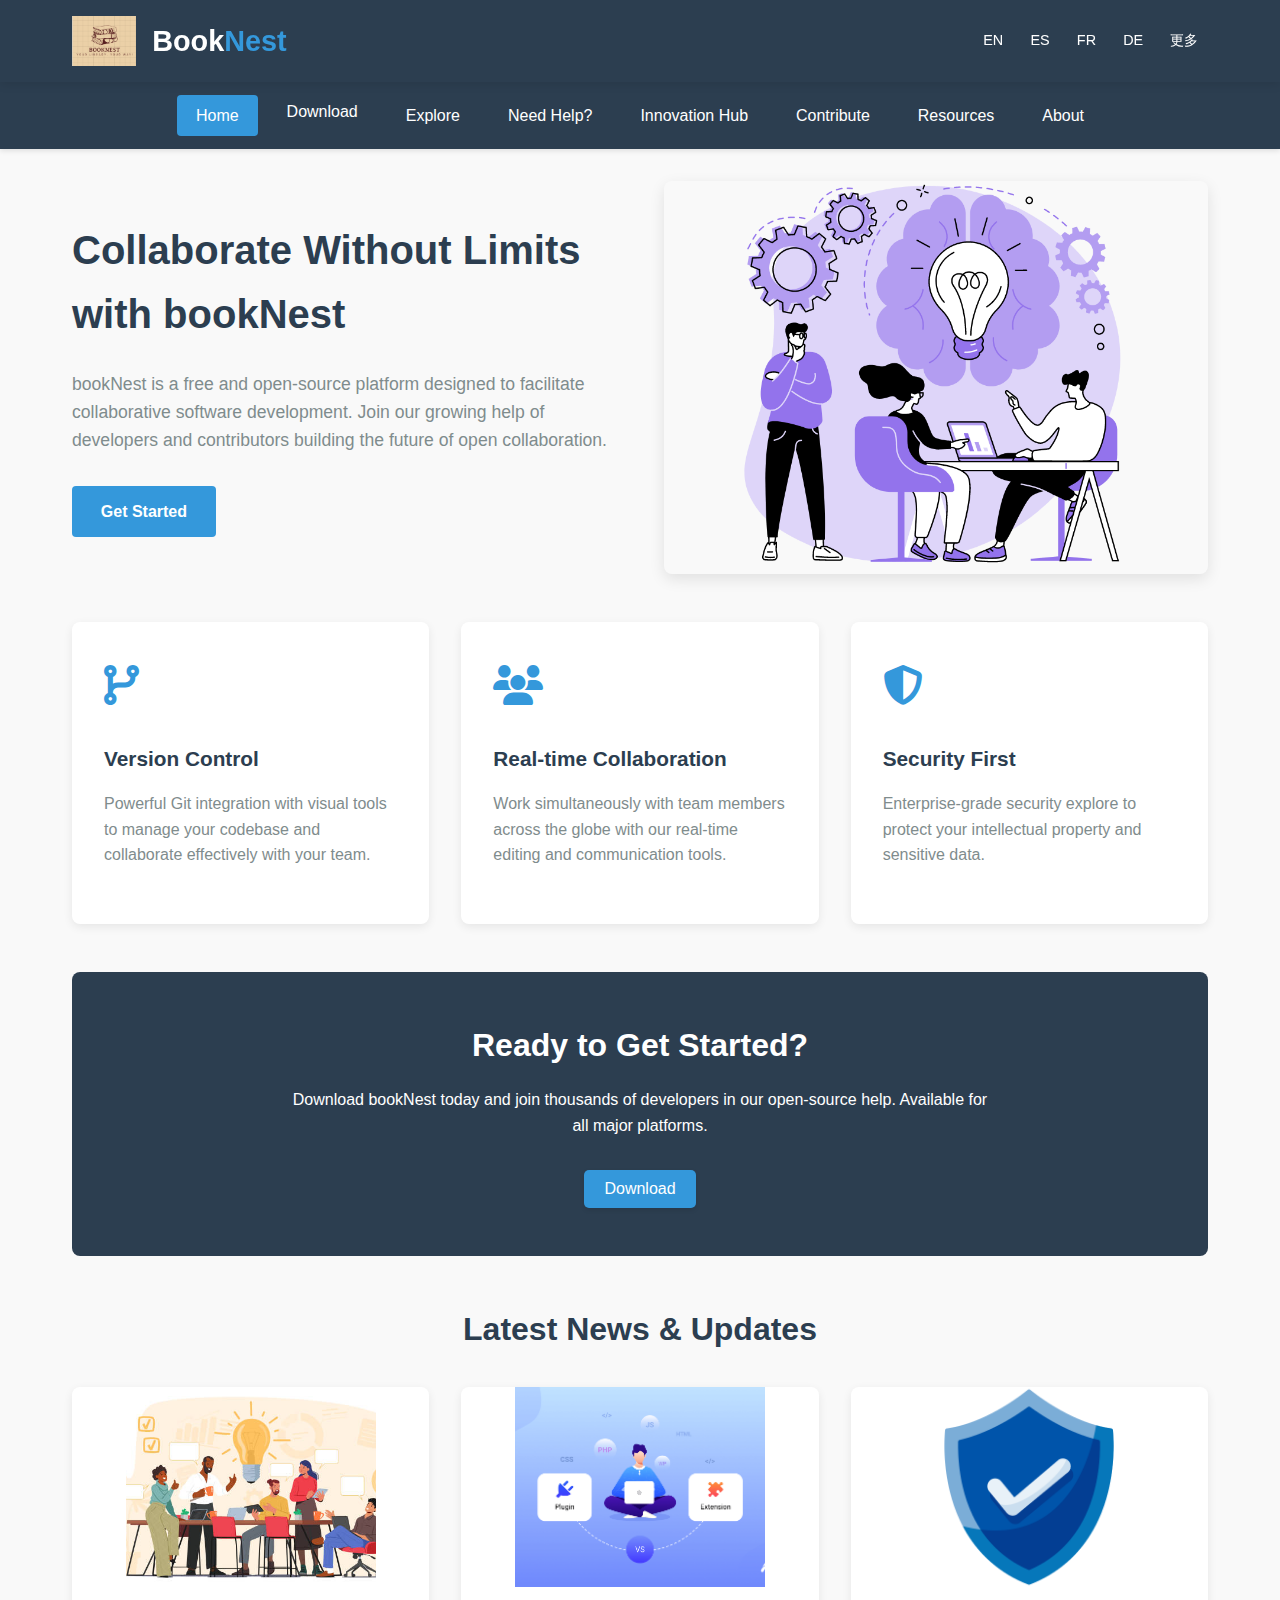
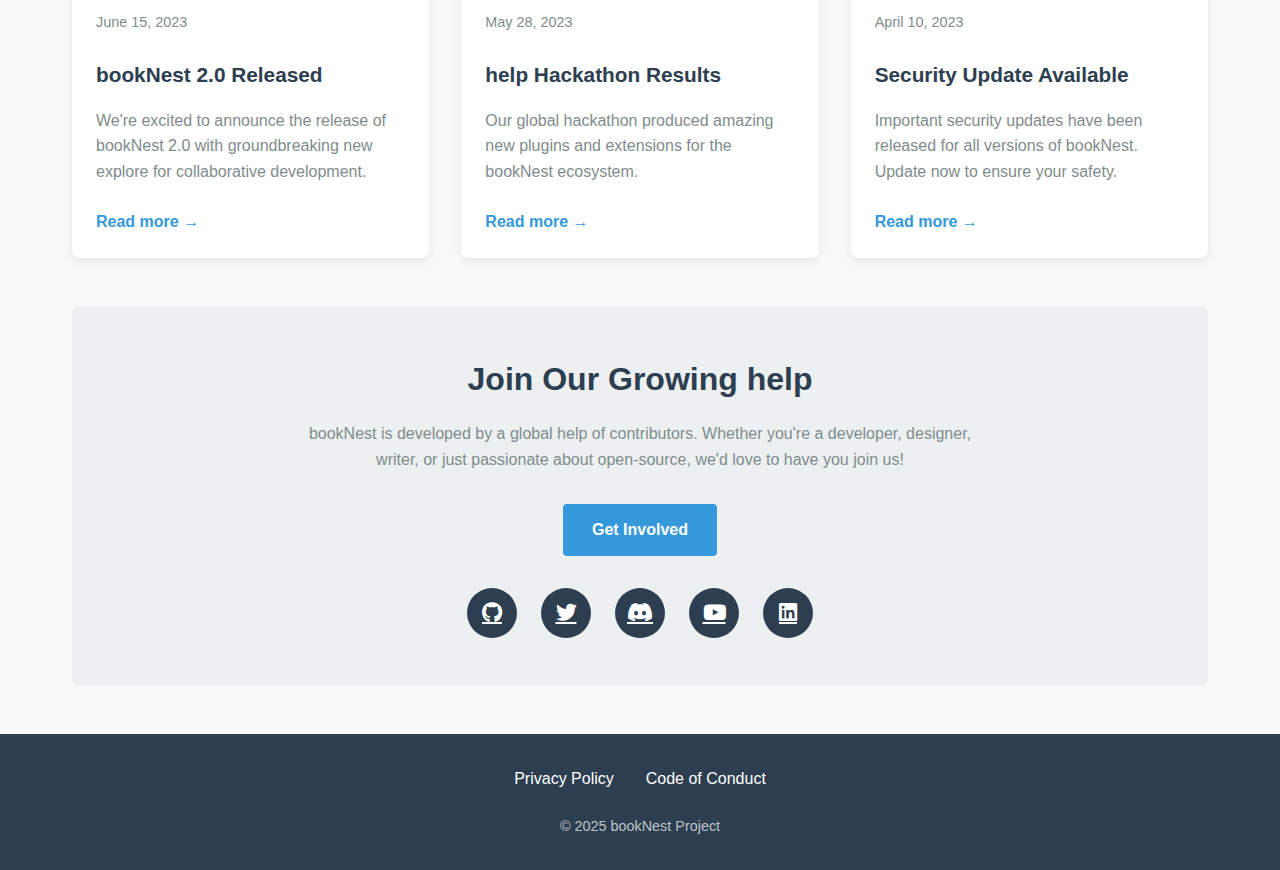
<file: html/index.html>
<!DOCTYPE html>
<html lang="en">
<head>
    <meta charset="UTF-8">
    <meta name="viewport" content="width=device-width, initial-scale=1.0">
    <title>bookNest | Open Source Collaboration Platform</title>
    <link rel="stylesheet" href="https://cdnjs.cloudflare.com/ajax/libs/font-awesome/6.4.0/css/all.min.css">
     <link rel="stylesheet" href="../css/home.css">
</head>
<body>
    <header>
        <div class="header-container">
            <div class="logo">
                <img src="../img/bookNest.png" alt="Logo">
                <div class="logo-text">Book<span>Nest</span></div>
            </div>
            <div class="language-selector">
                <a href="#">EN</a>
                <a href="#">ES</a>
                <a href="#">FR</a>
                <a href="#">DE</a>
                <a href="#">更多</a>
            </div>
        </div>
    </header>
    
    <nav>
        <div class="nav-container">
            <a href="index.html" class="nav-link active">Home</a>
            <div class="dropdown">
                <button class="dropdown-btn">Download</button>
                <div class="dropdown-content">
             <a href="https://github.com/maryam370/booking-system/archive/refs/heads/master.zip" download="BookNest-Windows.zip">Download for Windows</a>
                <a href="https://github.com/maryam370/booking-system/archive/refs/heads/master.zip" download="BookNest-Mac.zip">Download for Mac</a>
                <a href="https://github.com/maryam370/booking-system/archive/refs/heads/master.zip" download="BookNest-Linux.zip">Download for Linux</a>
                </div>
            </div>
            <a href="explore.html" class="nav-link">Explore</a>  
            <a href="help.html" class="nav-link">Need Help? </a>
            <a href="InnovationHub.html" class="nav-link">Innovation Hub</a>
            <a href="contribute.html" class="nav-link">Contribute</a>
            <a href="resources.html" class="nav-link">Resources</a>
            <a href="about.html" class="nav-link">About</a>
        </div>
    </nav>
    
    <main>
        <section class="hero">
            <div class="hero-content">
                <h1>Collaborate Without Limits with bookNest</h1>
                <p>bookNest is a free and open-source platform designed to facilitate collaborative software development. Join our growing help of developers and contributors building the future of open collaboration.</p>
                <a href="contribute.html" class="cta-button">Get Started</a>
            </div>
            <div class="hero-image">
                <img src="../img/dev.webp" alt="Collaborative Development">
            </div>
        </section>
        
        <section class="explore">
            <div class="explore-card">
                <div class="explore-icon">
                    <i class="fas fa-code-branch"></i>
                </div>
                <h3>Version Control</h3>
                <p>Powerful Git integration with visual tools to manage your codebase and collaborate effectively with your team.</p>
                </div>
            
            <div class="explore-card">
                <div class="explore-icon">
                    <i class="fas fa-users"></i>
                </div>
                <h3>Real-time Collaboration</h3>
                <p>Work simultaneously with team members across the globe with our real-time editing and communication tools.</p>
                </div>
            
            <div class="explore-card">
                <div class="explore-icon">
                    <i class="fas fa-shield-alt"></i>
                </div>
                <h3>Security First</h3>
                <p>Enterprise-grade security explore to protect your intellectual property and sensitive data.</p>
                </div>
        </section>
        
        <section class="download-section">
            <h2>Ready to Get Started?</h2>
            <p>Download bookNest today and join thousands of developers in our open-source help. Available for all major platforms.</p>
            <div class="down2">
                <button class="dropdown-btn">Download</button>
                <div class="dropdown-content">
             <a href="https://github.com/maryam370/booking-system/archive/refs/heads/master.zip" download="BookNest-Windows.zip">Download for Windows</a>
                <a href="https://github.com/maryam370/booking-system/archive/refs/heads/master.zip" download="BookNest-Mac.zip">Download for Mac</a>
                <a href="https://github.com/maryam370/booking-system/archive/refs/heads/master.zip" download="BookNest-Linux.zip">Download for Linux</a>
                </div>
            </div>
        </section>
        
        <section class="news-section">
            <h2>Latest News & Updates</h2>
            <div class="news-grid">
                <div class="news-card">
                    <div class="news-image">
                        <img src="../img/collab.jpg" alt="News Image">
                    </div>
                    <div class="news-content">
                        <p class="news-date">June 15, 2023</p>
                        <h3>bookNest 2.0 Released</h3>
                        <p>We're excited to announce the release of bookNest 2.0 with groundbreaking new explore for collaborative development.</p>
                        <a href="#" class="read-more">Read more →</a>
                    </div>
                </div>
                
                <div class="news-card">
                    <div class="news-image">
                        <img src="../img/plugins.png" alt="News Image">
                    </div>
                    <div class="news-content">
                        <p class="news-date">May 28, 2023</p>
                        <h3>help Hackathon Results</h3>
                        <p>Our global hackathon produced amazing new plugins and extensions for the bookNest ecosystem.</p>
                        <a href="#" class="read-more">Read more →</a>
                    </div>
                </div>
                
                <div class="news-card">
                    <div class="news-image">
                        <img src="../img/security.png" alt="News Image">
                    </div>
                    <div class="news-content">
                        <p class="news-date">April 10, 2023</p>
                        <h3>Security Update Available</h3>
                        <p>Important security updates have been released for all versions of bookNest. Update now to ensure your safety.</p>
                        <a href="#" class="read-more">Read more →</a>
                    </div>
                </div>
            </div>
        </section>
        
        <section class="help-section">
            <h2>Join Our Growing help</h2>
            <p>bookNest is developed by a global help of contributors. Whether you're a developer, designer, writer, or just passionate about open-source, we'd love to have you join us!</p>
            <a href="contribute.html" class="cta-button">Get Involved</a>
            
            <div class="social-links">
                <a href="https://github.com/maryam370/booking-system.git" class="social-link"><i class="fab fa-github"></i></a>
                <a href="#" class="social-link"><i class="fab fa-twitter"></i></a>
                <a href="#" class="social-link"><i class="fab fa-discord"></i></a>
                <a href="#" class="social-link"><i class="fab fa-youtube"></i></a>
                <a href="#" class="social-link"><i class="fab fa-linkedin"></i></a>
            </div>
        </section>
    </main>
    
    <footer>
        <div class="footer-container">
            <div class="footer-links">
                <a href="https://www.privacypolicies.com/generic/">Privacy Policy</a>
                <a href="https://www.contributor-covenant.org/version/2/1/code_of_conduct/">Code of Conduct</a>
            </div>
            <p class="copyright">© 2025 bookNest Project</p>
        </div>
    </footer>
</body>
</html>
</file>
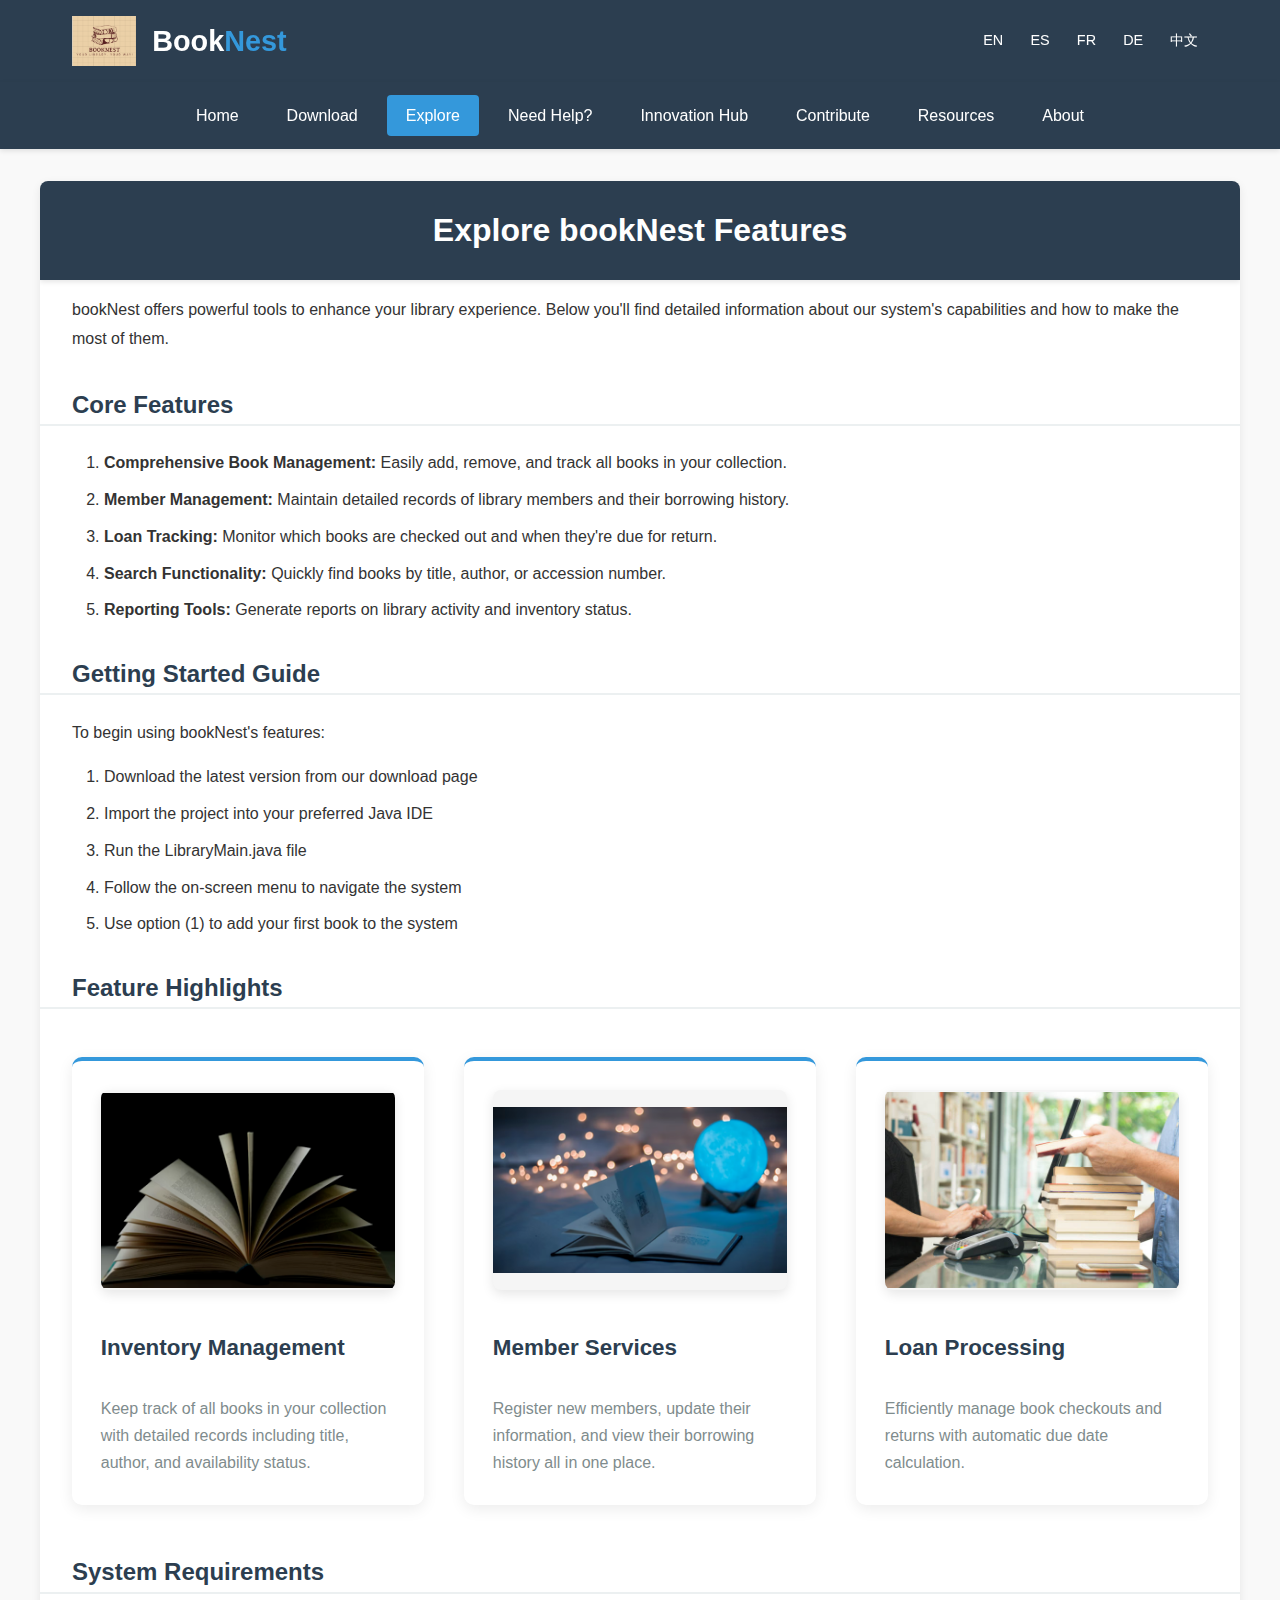
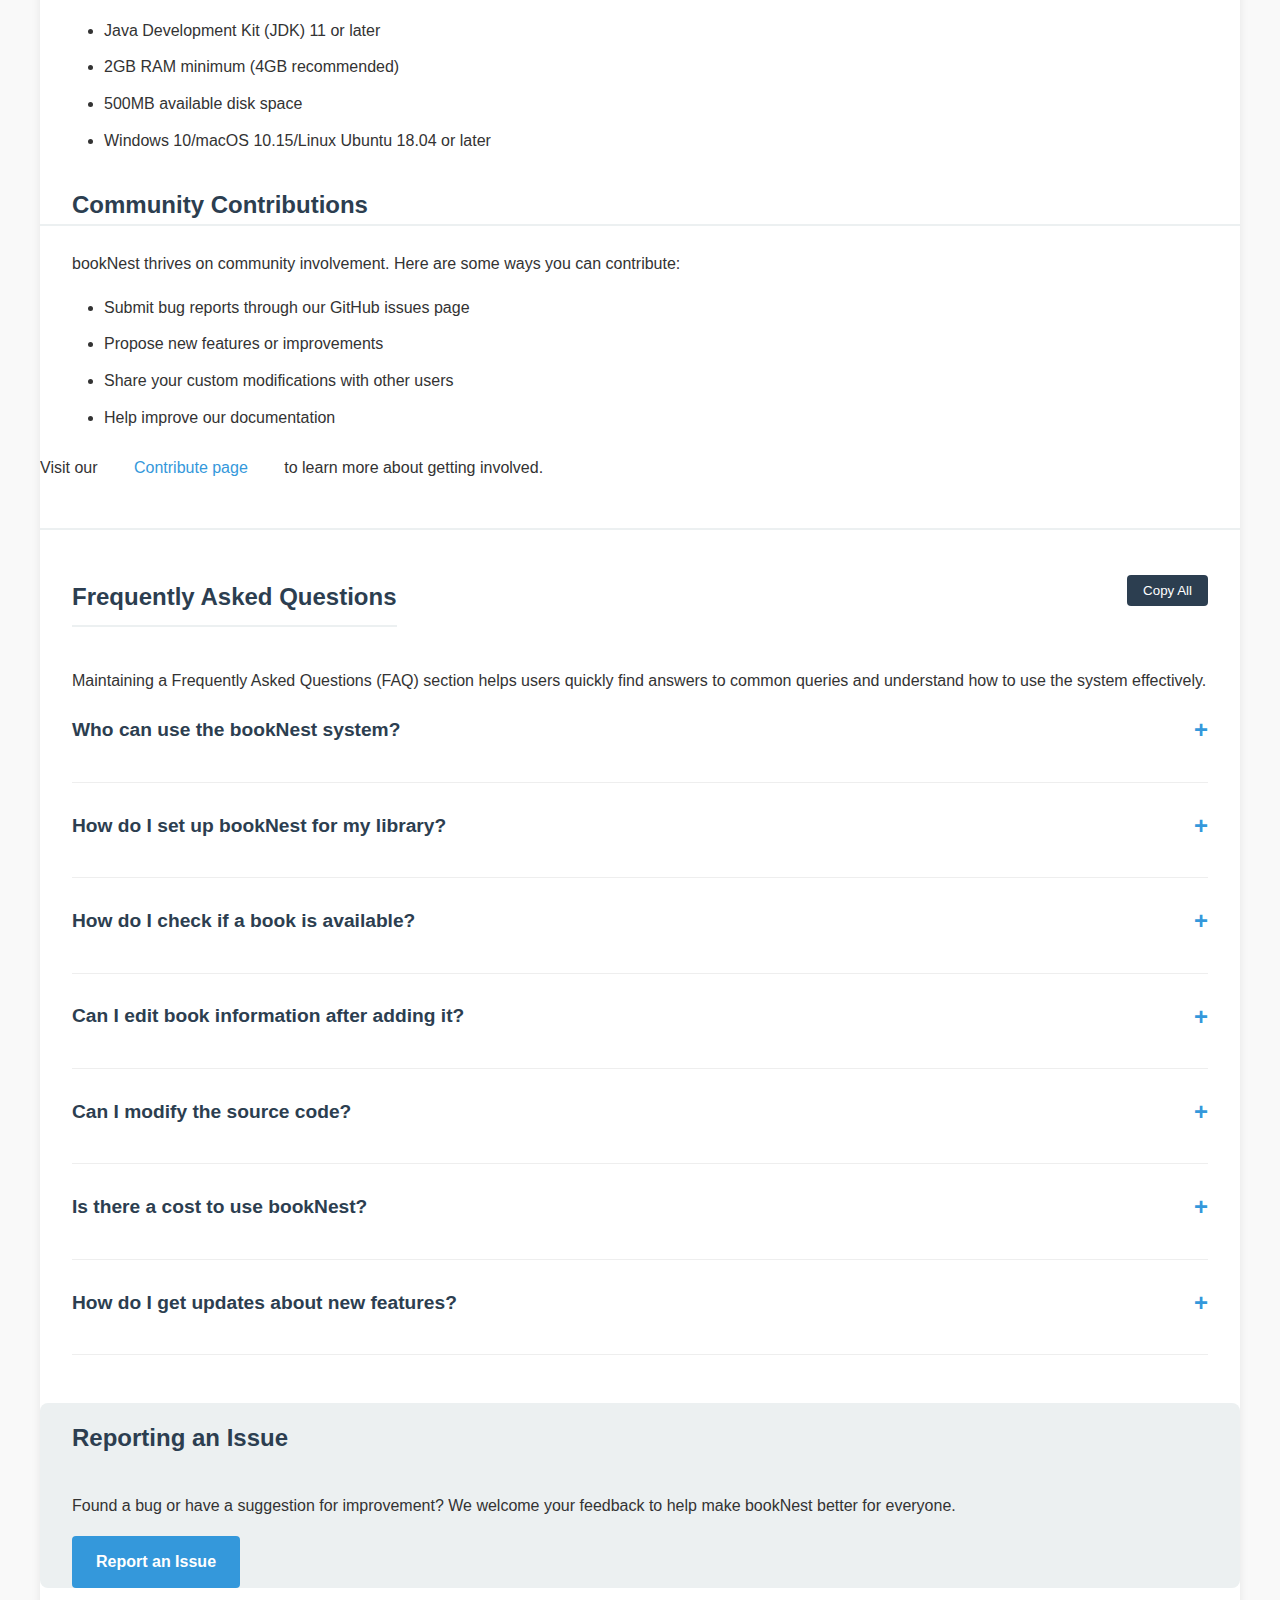
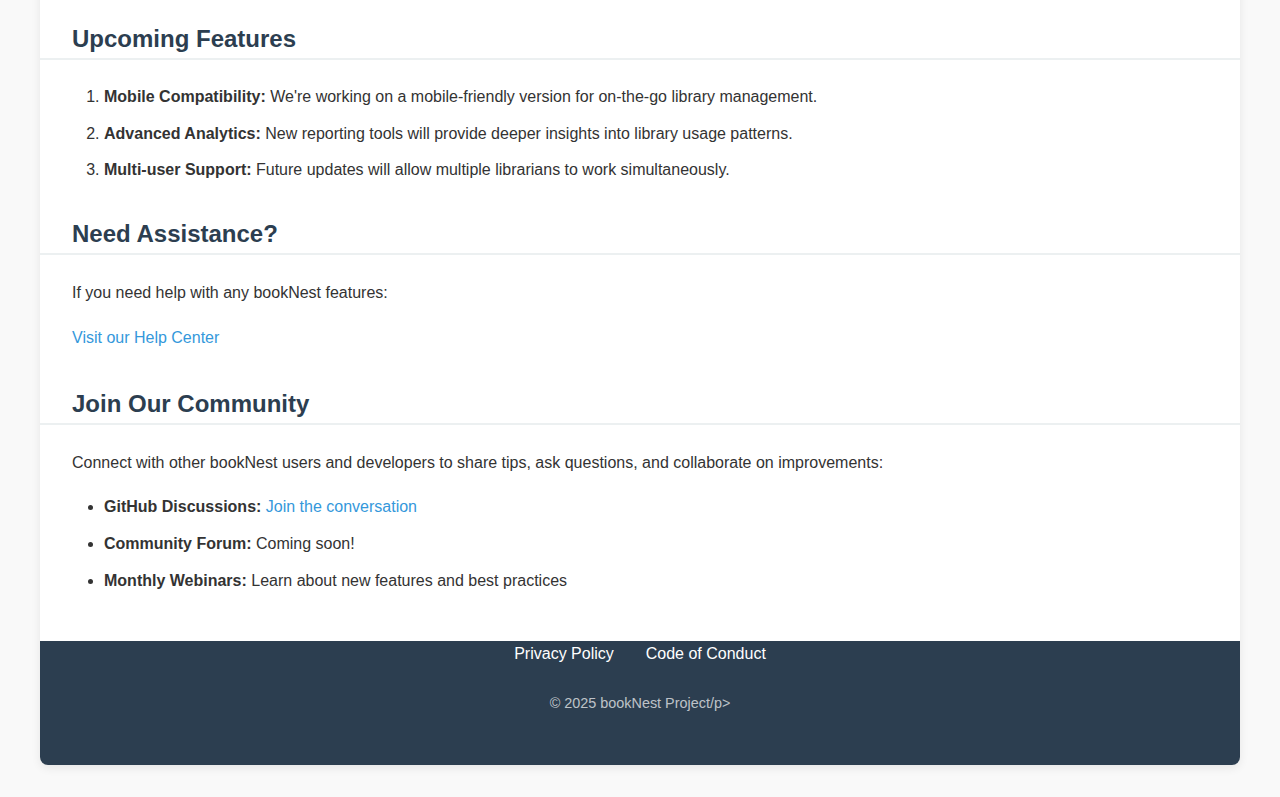
<file: explore.html>
<!DOCTYPE html>
<html lang="en">
<head>
    <meta charset="UTF-8">
    <meta name="viewport" content="width=device-width, initial-scale=1.0">
    <title>Explore bookNest</title>
    <link rel="stylesheet" href="../css/explore.css">
    <link rel="stylesheet" href="../css/help.css">
    <link rel="stylesheet" href="https://cdnjs.cloudflare.com/ajax/libs/font-awesome/6.0.0-beta3/css/all.min.css">
    <style>
        /* FAQ Section Styling */
        .faq-section {
            margin: 3rem 0;
            border-top: 2px solid var(--light);
            padding-top: 2rem;
        }
        
        .faq-item {
            margin-bottom: 1.5rem;
            border-bottom: 1px solid #eee;
            padding-bottom: 1.5rem;
        }
        
        .faq-question {
            color: var(--primary);
            font-weight: 600;
            font-size: 1.2rem;
            margin-bottom: 0.5rem;
            cursor: pointer;
            display: flex;
            justify-content: space-between;
            align-items: center;
        }
        
        .faq-question::after {
            content: '+';
            font-size: 1.5rem;
            color: var(--secondary);
        }
        
        .faq-question.active::after {
            content: '-';
        }
        
        .faq-answer {
            color: var(--text);
            line-height: 1.7;
            max-height: 0;
            overflow: hidden;
            transition: max-height 0.3s ease;
        }
        
        .faq-answer.show {
            max-height: 500px;
        }
        
        /* Reporting Section */
        .report-section {
            background-color: var(--light);
            padding: 2rem;
            border-radius: 8px;
            margin: 2rem 0;
        }
        /* NEW: FAQ header layout */
    .faq-header {
        display: flex;
        justify-content: space-between;
        align-items: center;
        margin-bottom: 1rem;
    }
    
    /* NEW: Copy button */
    .copy-faq {
        background: var(--primary);
        color: white;
        border: none;
        padding: 0.5rem 1rem;
        border-radius: 4px;
        cursor: pointer;
    }
    
    /* NEW: Single-answer behavior */
    .faq-item {
        transition: all 0.3s ease;
    }
    </style>
</head>
<body>
<header>
    <div class="header-container">
        <div class="logo">
            <img src="../img/bookNest.png" alt="Logo">
            <div class="logo-text">Book<span>Nest</span></div>
        </div>
        <div class="language-selector">
            <a href="#">EN</a>
            <a href="#">ES</a>
            <a href="#">FR</a>
            <a href="#">DE</a>
            <a href="#">中文</a>
        </div>
    </div>
</header>

<!-- Navigation Bar (copied from Help page, but with "Explore" as active) -->
<nav>
    <div class="nav-container">
        <a href="index.html" class="nav-link">Home</a>
        <div class="dropdown">
            <button class="dropdown-btn">Download</button>
            <div class="dropdown-content">
                <a href="https://github.com/maryam370/booking-system/archive/refs/heads/master.zip" download="BookNest-Windows.zip">Windows</a>
                <a href="https://github.com/maryam370/booking-system/archive/refs/heads/master.zip" download="BookNest-Mac.zip">MacOS</a>
                <a href="https://github.com/maryam370/booking-system/archive/refs/heads/master.zip" download="BookNest-Linux.zip">Linux</a>
            </div>
        </div>
        <a href="explore.html" class="nav-link active">Explore</a>
        <a href="help.html" class="nav-link">Need Help?</a>
        <a href="InnovationHub.html" class="nav-link">Innovation Hub</a>
        <a href="contribute.html" class="nav-link">Contribute</a>
            <a href="resources.html" class="nav-link">Resources</a>
        <a href="about.html" class="nav-link">About</a>
    </div>
</nav>

    <section id="explore" class="explore-section">
        <div class="container">
            <h2>Explore bookNest Features</h2>
            <p>
                bookNest offers powerful tools to enhance your library experience. Below you'll find detailed information about our system's capabilities and how to make the most of them.
            </p>

            <h3>Core Features</h3>
            <p>
                <ol>
                    <li><strong>Comprehensive Book Management:</strong> Easily add, remove, and track all books in your collection.</li>
                    <li><strong>Member Management:</strong> Maintain detailed records of library members and their borrowing history.</li>
                    <li><strong>Loan Tracking:</strong> Monitor which books are checked out and when they're due for return.</li>
                    <li><strong>Search Functionality:</strong> Quickly find books by title, author, or accession number.</li>
                    <li><strong>Reporting Tools:</strong> Generate reports on library activity and inventory status.</li>
                </ol>
            </p>

            <h3>Getting Started Guide</h3>
            <p>
                To begin using bookNest's features:
                <ol>
                    <li>Download the latest version from our download page</li>
                    <li>Import the project into your preferred Java IDE</li>
                    <li>Run the LibraryMain.java file</li>
                    <li>Follow the on-screen menu to navigate the system</li>
                    <li>Use option (1) to add your first book to the system</li>
                </ol>
            </p>

            <h3>Feature Highlights</h3>
            <div class="feature-grid">
                <div class="feature-item">
                    <div class="feature-img-container">
                        <img src="../img/inventory.png" alt="Book inventory management" class="feature-img">
                    </div>
                    <h4>Inventory Management</h4>
                    <p>Keep track of all books in your collection with detailed records including title, author, and availability status.</p>
                </div>
                <div class="feature-item">
                    <div class="feature-img-container">
                        <img src="../img/libcards Small.png" alt="Library member cards" class="feature-img">
                    </div>
                    <h4>Member Services</h4>
                    <p>Register new members, update their information, and view their borrowing history all in one place.</p>
                </div>
                <div class="feature-item">
                    <div class="feature-img-container">
                        <img src="../img/loanprocessing.jpg" alt="Book loan processing system" class="feature-img">
                    </div>
                    <h4>Loan Processing</h4>
                    <p>Efficiently manage book checkouts and returns with automatic due date calculation.</p>
                </div>
            </div>

            <h3>System Requirements</h3>
            <ul>
                <li>Java Development Kit (JDK) 11 or later</li>
                <li>2GB RAM minimum (4GB recommended)</li>
                <li>500MB available disk space</li>
                <li>Windows 10/macOS 10.15/Linux Ubuntu 18.04 or later</li>
            </ul>

            <h3>Community Contributions</h3>
            <p>
                bookNest thrives on community involvement. Here are some ways you can contribute:
                <ul>
                    <li>Submit bug reports through our GitHub issues page</li>
                    <li>Propose new features or improvements</li>
                    <li>Share your custom modifications with other users</li>
                    <li>Help improve our documentation</li>
                </ul>
                Visit our <a href="contribute.html">Contribute page</a> to learn more about getting involved.
            </p>

            <!-- New FAQ Section -->
           <!-- Update JUST the FAQ section header (keep all existing Q&A) -->
                <div class="faq-section">
                <div class="faq-header">
                <h3>Frequently Asked Questions</h3>
               <button class="copy-faq" id="copyFaq">Copy All</button>
              </div>
                <p>Maintaining a Frequently Asked Questions (FAQ) section helps users quickly find answers to common queries and understand how to use the system effectively.</p>
                
                <div class="faq-item">
                    <div class="faq-question">Who can use the bookNest system?</div>
                    <div class="faq-answer">
                        <p>In the current development state, the primary users of the system are library staff (librarians). They use the system to manage the library collection and serve library members.</p>
                    </div>
                </div>
                
                <div class="faq-item">
                    <div class="faq-question">How do I set up bookNest for my library?</div>
                    <div class="faq-answer">
                        <p>You need to save all three source code files locally in the same folder, then run the "LibraryMain" file to initialize the system for your library.</p>
                    </div>
                </div>
                
                <div class="faq-item">
                    <div class="faq-question">How do I check if a book is available?</div>
                    <div class="faq-answer">
                        <p>To check book availability, use service (10) named "Is the book issued?" and enter the book's accession number. If the book isn't issued, it's available for checkout.</p>
                    </div>
                </div>
                
                <div class="faq-item">
                    <div class="faq-question">Can I edit book information after adding it?</div>
                    <div class="faq-answer">
                        <p>In the current version, you'll need to delete the book record and add it again with the corrected information. Future updates will include direct editing capabilities.</p>
                    </div>
                </div>
                
                <div class="faq-item">
                    <div class="faq-question">Can I modify the source code?</div>
                    <div class="faq-answer">
                        <p>Yes! bookNest is open-source under the GNU General Public License. You can modify the code to meet your needs or contribute to the main project.</p>
                    </div>
                </div>
                
                <div class="faq-item">
                    <div class="faq-question">Is there a cost to use bookNest?</div>
                    <div class="faq-answer">
                        <p>No, bookNest is completely free and open-source. Libraries can use all features without any licensing costs.</p>
                    </div>
                </div>
                
                <div class="faq-item">
                    <div class="faq-question">How do I get updates about new features?</div>
                    <div class="faq-answer">
                        <p>Subscribe to our mailing list or follow us on social media to stay informed about updates and new features.</p>
                    </div>
                </div>
            </div>

            <!-- New Reporting Section -->
            <div class="report-section">
                <h3>Reporting an Issue</h3>
                <p>Found a bug or have a suggestion for improvement? We welcome your feedback to help make bookNest better for everyone.</p>
                <a href="InnovationHub.html" class="button">Report an Issue</a>
            </div>

            <h3>Upcoming Features</h3>
            <ol>
                <li><strong>Mobile Compatibility:</strong> We're working on a mobile-friendly version for on-the-go library management.</li>
                <li><strong>Advanced Analytics:</strong> New reporting tools will provide deeper insights into library usage patterns.</li>
                <li><strong>Multi-user Support:</strong> Future updates will allow multiple librarians to work simultaneously.</li>
            </ol>

            <h3>Need Assistance?</h3>
            <p>
                If you need help with any bookNest features:
                <p><a href="help.html">Visit our Help Center</a></p>
            </p>

            <h3>Join Our Community</h3>
            <p>
                Connect with other bookNest users and developers to share tips, ask questions, and collaborate on improvements:
            </p>
            <ul>
                <li><strong>GitHub Discussions:</strong> <a href="https://github.com/maryam370/booking-system/discussions" target="_blank">Join the conversation</a></li>
                <li><strong>Community Forum:</strong> Coming soon!</li>
                <li><strong>Monthly Webinars:</strong> Learn about new features and best practices</li>
            </ul>

            <footer>
                <div class="footer-container">
                    <div class="footer-links">
                        <a href="https://www.privacypolicies.com/generic/">Privacy Policy</a>
                        <a href="https://www.contributor-covenant.org/version/2/1/code_of_conduct/">Code of Conduct</a>
                    </div>
                    <p class="copyright">© 2025 bookNest Project/p>
                </div>
            </footer>
        </div>
        <button id="backToTop">Back to Top</button>
    </section>

    <script>
        // JavaScript for Back to Top Button
        const backToTopButton = document.getElementById('backToTop');
        
        window.onscroll = () => {
            if (document.body.scrollTop > 100 || document.documentElement.scrollTop > 100) {
                backToTopButton.style.display = 'block';
            } else {
                backToTopButton.style.display = 'none';
            }
        };
        
        backToTopButton.addEventListener('click', () => {
            window.scrollTo({
                top: 0,
                behavior: 'smooth'
            });
        });

        // JavaScript for FAQ Toggle
        document.querySelectorAll('.faq-question').forEach(question => {
            question.addEventListener('click', () => {
                const answer = question.nextElementSibling;
                question.classList.toggle('active');
                answer.classList.toggle('show');
            });
        });
    </script>
    <script>
        // NEW: Single-answer FAQ
        document.querySelectorAll('.faq-question').forEach(question => {
            question.addEventListener('click', () => {
                // Close others first
                document.querySelectorAll('.faq-answer.show').forEach(ans => {
                    if (ans !== question.nextElementSibling) {
                        ans.classList.remove('show');
                        ans.previousElementSibling.classList.remove('active');
                    }
                });
                // Toggle current
                question.classList.toggle('active');
                question.nextElementSibling.classList.toggle('show');
            });
        });
    
        // NEW: Copy FAQs
        document.getElementById('copyFaq').addEventListener('click', () => {
            const faqs = Array.from(document.querySelectorAll('.faq-item')).map(item => {
                return `${item.querySelector('.faq-question').textContent}\n${item.querySelector('.faq-answer').textContent}`;
            }).join('\n\n');
            
            navigator.clipboard.writeText(faqs)
                .then(() => alert('FAQs copied!'))
                .catch(() => alert('Failed to copy'));
        });
    </script>
    
</body>
</html>
</file>
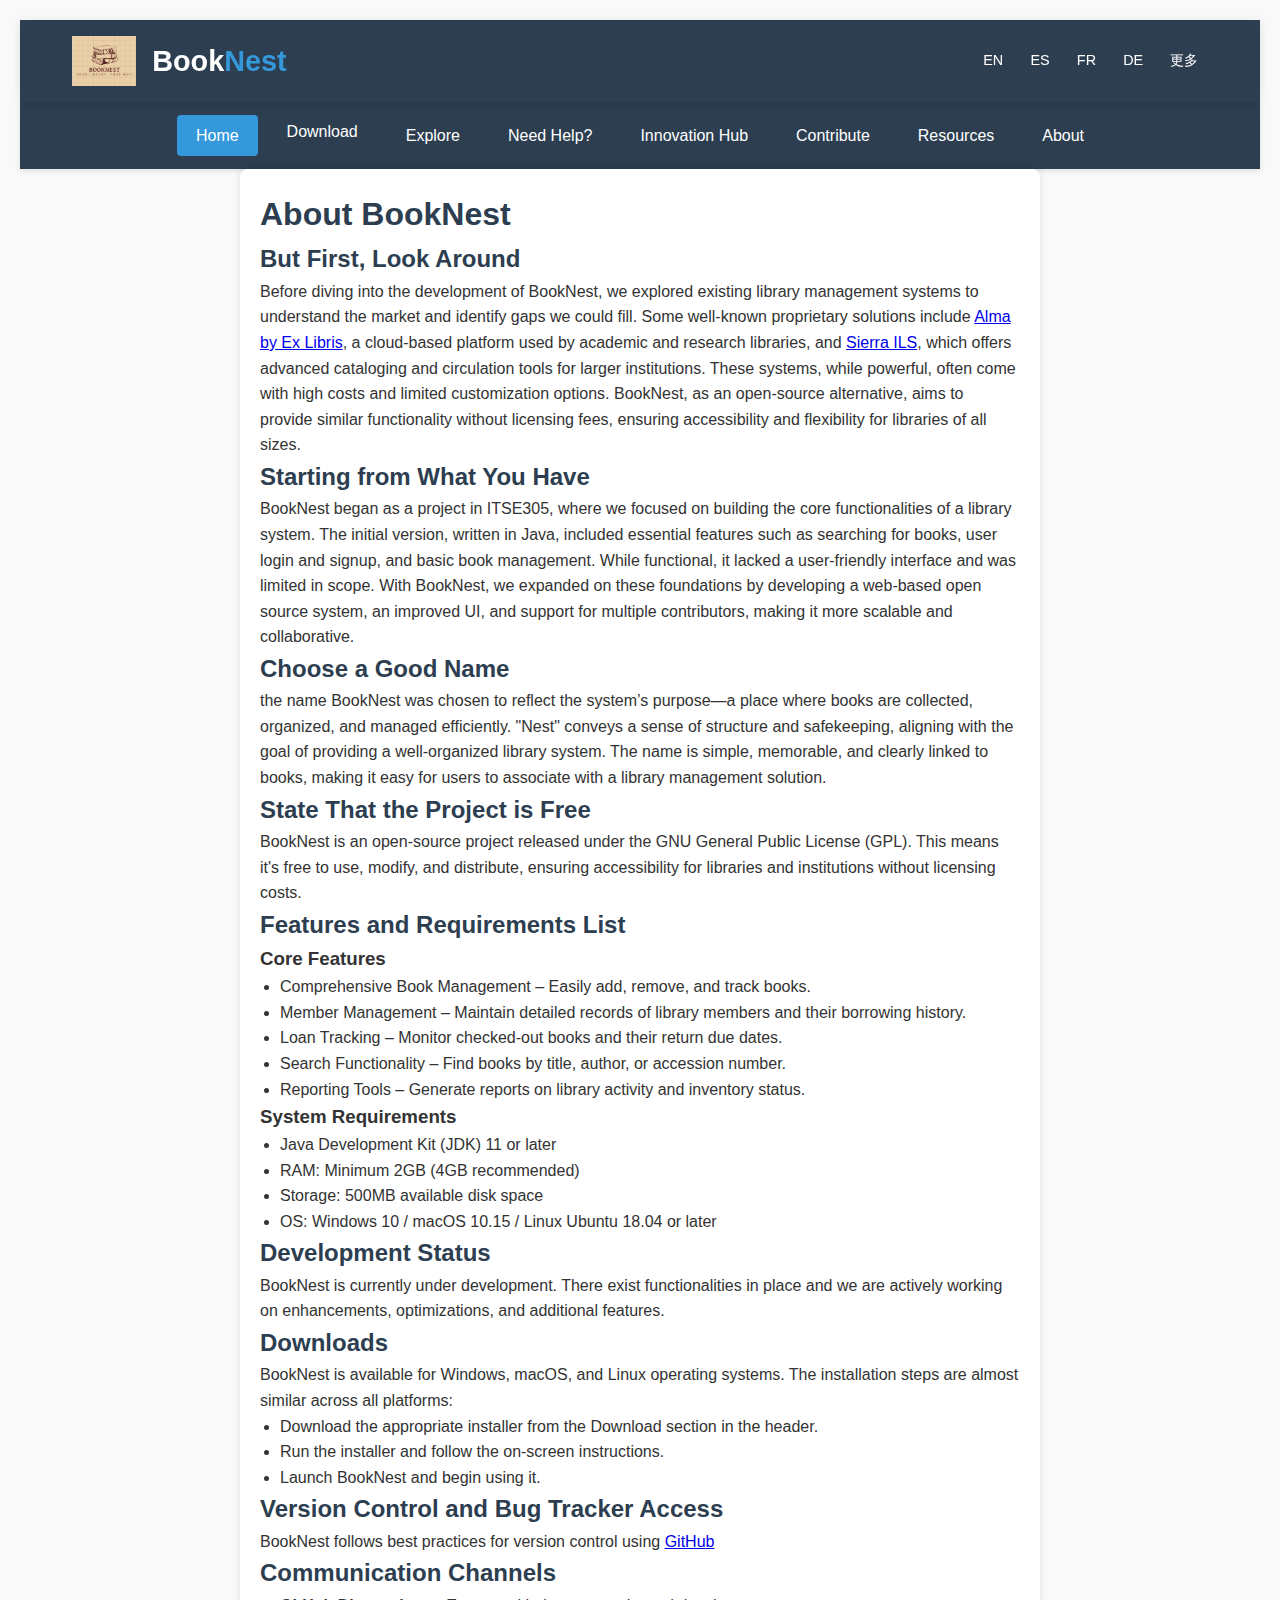
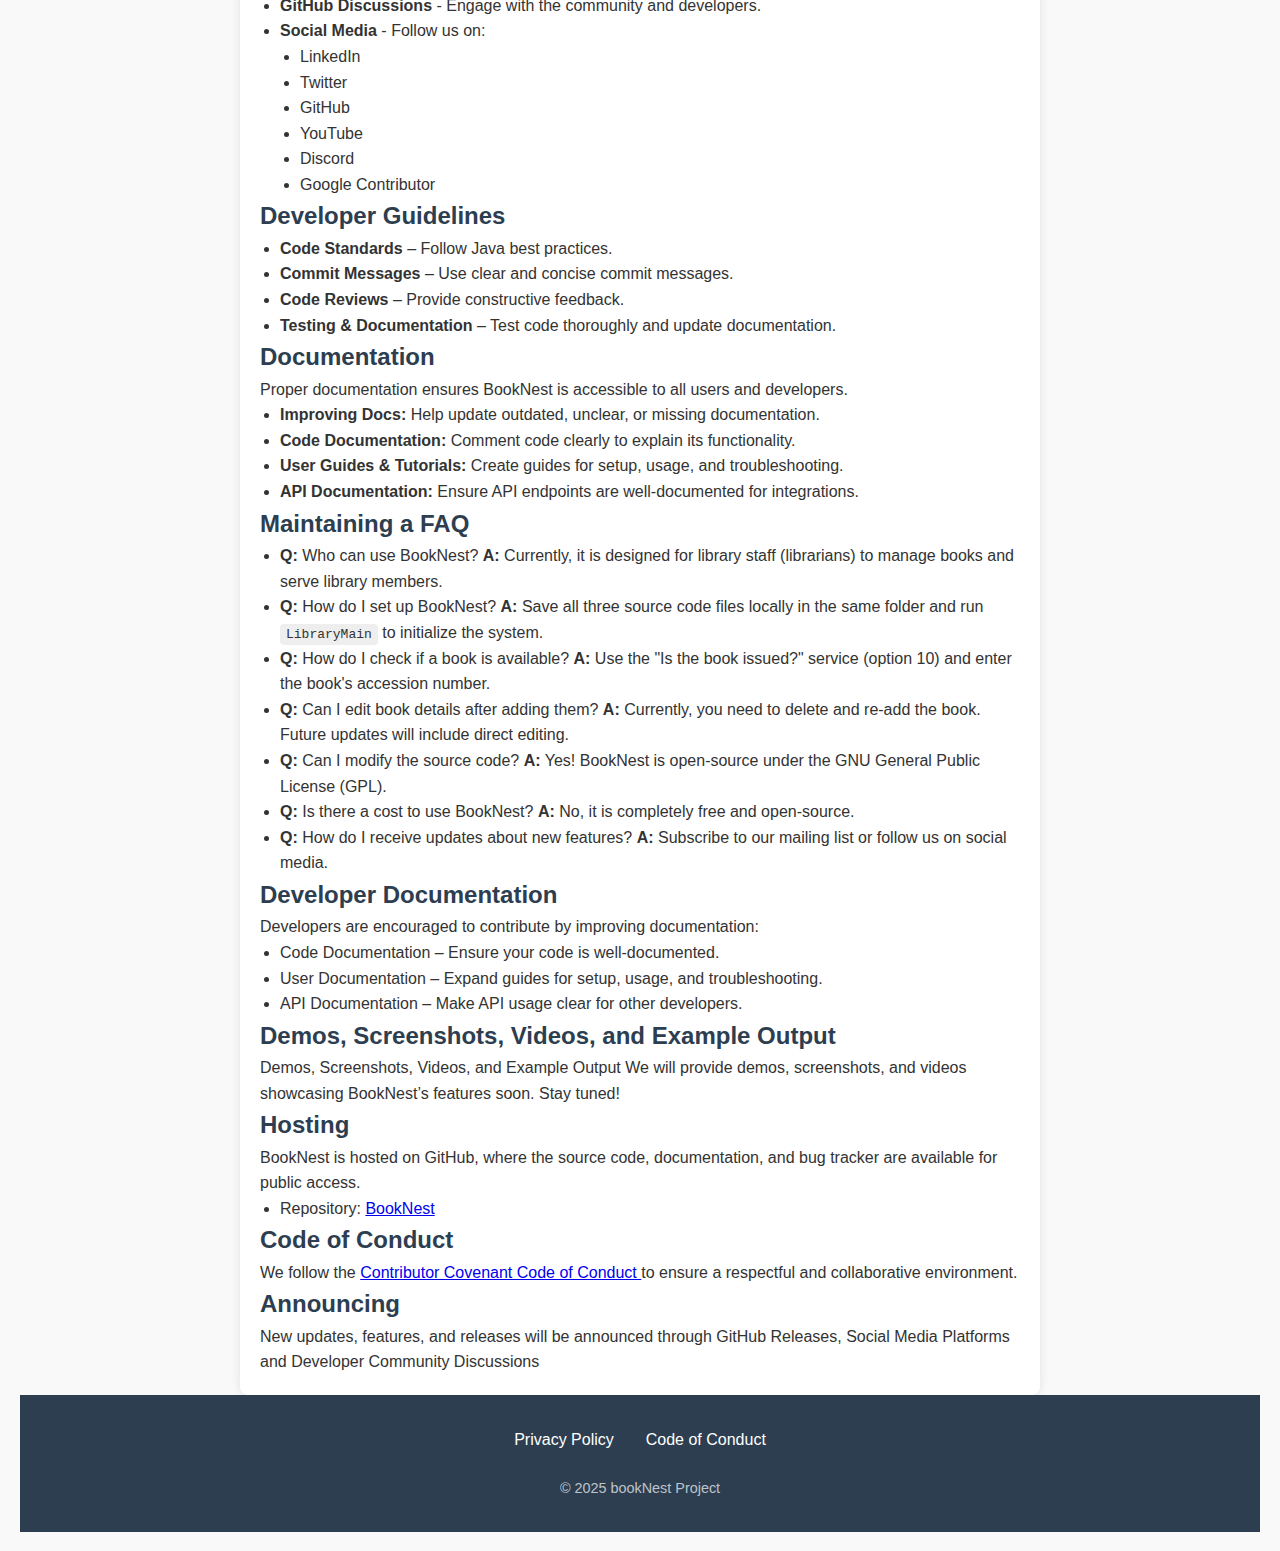
<file: html/about.html>
<!DOCTYPE html>
<html lang="en">
<head>
    <meta charset="UTF-8">
    <meta name="viewport" content="width=device-width, initial-scale=1.0">
    <title>About BookNest</title>
    <link rel="stylesheet" href="../css/home.css">
    <style>
        body {
            font-family: Arial, sans-serif;
            line-height: 1.6;
            background-color: #f9f9f9;
            color: #333;
            padding: 20px;
        }
        .container {
            max-width: 800px;
            margin: auto;
            background: #fff;
            padding: 20px;
            border-radius: 8px;
            box-shadow: 0 0 10px rgba(0, 0, 0, 0.1);
        }
        h1, h2 {
            color: #2c3e50;
        }
        ul {
            list-style: disc;
            margin-left: 20px;
        }
        code {
            background: #eee;
            padding: 3px 6px;
            border-radius: 4px;
        }
    </style>
</head>
<body>
    <header>
        <div class="header-container">
            <div class="logo">
                <img src="../img/bookNest.png" alt="Logo">
                <div class="logo-text">Book<span>Nest</span></div>
            </div>
            <div class="language-selector">
                <a href="#">EN</a>
                <a href="#">ES</a>
                <a href="#">FR</a>
                <a href="#">DE</a>
                <a href="#">更多</a>
            </div>
        </div>
    </header>
    
    <nav>
        <div class="nav-container">
            <a href="index.html" class="nav-link active">Home</a>
            <div class="dropdown">
                <button class="dropdown-btn">Download</button>
                <div class="dropdown-content">
             <a href="https://github.com/maryam370/booking-system/archive/refs/heads/master.zip" download="BookNest-Windows.zip">Download for Windows</a>
                <a href="https://github.com/maryam370/booking-system/archive/refs/heads/master.zip" download="BookNest-Mac.zip">Download for Mac</a>
                <a href="https://github.com/maryam370/booking-system/archive/refs/heads/master.zip" download="BookNest-Linux.zip">Download for Linux</a>
                </div>
            </div>
            <a href="explore.html" class="nav-link">Explore</a>  
            <a href="help.html" class="nav-link">Need Help? </a>
            <a href="InnovationHub.html" class="nav-link">Innovation Hub</a>
            <a href="contribute.html" class="nav-link">Contribute</a>
            <a href="resources.html" class="nav-link">Resources</a>
            <a href="about.html" class="nav-link">About</a>
        </div>
    </nav>

    <div class="container">
        <h1>About BookNest</h1>

        <h2>But First, Look Around</h2>
<p>Before diving into the development of BookNest, we explored existing library management systems to understand the market and identify gaps we could fill. Some well-known proprietary solutions include <a href="https://exlibrisgroup.com/alma" target="_blank">Alma by Ex Libris</a>, a cloud-based platform used by academic and research libraries, and <a href="https://www.iii.com/products/sierra/" target="_blank">Sierra ILS</a>, which offers advanced cataloging and circulation tools for larger institutions. These systems, while powerful, often come with high costs and limited customization options. BookNest, as an open-source alternative, aims to provide similar functionality without licensing fees, ensuring accessibility and flexibility for libraries of all sizes.</p>


        <h2>Starting from What You Have</h2>
        <p>BookNest began as a project in ITSE305, where we focused on building the core functionalities of a library system. The initial version, written in Java, included essential features such as searching for books, user login and signup, and basic book management. While functional, it lacked a user-friendly interface and was limited in scope. With BookNest, we expanded on these foundations by developing a web-based open source system, an improved UI, and support for multiple contributors, making it more scalable and collaborative.</p>

        <h2>Choose a Good Name</h2>
        <p>the name BookNest was chosen to reflect the system’s purpose—a place where books are collected, organized, and managed efficiently. "Nest" conveys a sense of structure and safekeeping, aligning with the goal of providing a well-organized library system. The name is simple, memorable, and clearly linked to books, making it easy for users to associate with a library management solution.

        </p>

        <h2>State That the Project is Free</h2>
        <p>BookNest is an open-source project released under the GNU General Public License (GPL). This means it's free to use, modify, and distribute, ensuring accessibility for libraries and institutions without licensing costs.
        </p>

        <h2>Features and Requirements List</h2>
        <h3>Core Features</h3>
        <ul>
            <li>Comprehensive Book Management – Easily add, remove, and track books.</li>
            <li>Member Management – Maintain detailed records of library members and their borrowing history.</li>
            <li>Loan Tracking – Monitor checked-out books and their return due dates.</li>
            <li>Search Functionality – Find books by title, author, or accession number.</li>
            <li>Reporting Tools – Generate reports on library activity and inventory status.</li>
        </ul>

        <h3>System Requirements</h3>
        <ul>
            <li>Java Development Kit (JDK) 11 or later</li>
            <li>RAM: Minimum 2GB (4GB recommended)</li>
            <li>Storage: 500MB available disk space</li>
            <li>OS: Windows 10 / macOS 10.15 / Linux Ubuntu 18.04 or later</li>
        </ul>

        <h2>Development Status</h2>
        <p>BookNest is currently under development. There exist functionalities in place and we are actively working on enhancements, optimizations, and additional features.
        </p>

        <h2>Downloads</h2>
        <p>BookNest is available for Windows, macOS, and Linux operating systems. The installation steps are almost similar across all platforms:​
            <ul>
            <li>Download the appropriate installer from the Download section in the header.​</li>
            <li>Run the installer and follow the on-screen instructions.​</li>
            <li>Launch BookNest and begin using it.</li>
            </ul>
            </p>

        <h2>Version Control and Bug Tracker Access</h2>
        <p>BookNest follows best practices for version control using <a href="https://github.com/maryam370/booking-system" target="_blank">GitHub</a></p>

        <h2>Communication Channels</h2>
        <ul>
            <li><strong>GitHub Discussions</strong> - Engage with the community and developers.</li>
            <li><strong>Social Media</strong> - Follow us on:
                <ul>
                    <li>LinkedIn</li>
                    <li>Twitter</li>
                    <li>GitHub</li>
                    <li>YouTube</li>
                    <li>Discord</li>
                    <li>Google Contributor</li>
                </ul>
            </li>
        </ul>

        <h2>Developer Guidelines</h2>
        <ul>
            <li><strong>Code Standards</strong> – Follow Java best practices.</li>
            <li><strong>Commit Messages</strong> – Use clear and concise commit messages.</li>
            <li><strong>Code Reviews</strong> – Provide constructive feedback.</li>
            <li><strong>Testing & Documentation</strong> – Test code thoroughly and update documentation.</li>
        </ul>

        <h2>Documentation</h2>
        <p>Proper documentation ensures BookNest is accessible to all users and developers.</p>
        <ul>
            <li><strong>Improving Docs:</strong> Help update outdated, unclear, or missing documentation.</li>
            <li><strong>Code Documentation:</strong> Comment code clearly to explain its functionality.</li>
            <li><strong>User Guides & Tutorials:</strong> Create guides for setup, usage, and troubleshooting.</li>
            <li><strong>API Documentation:</strong> Ensure API endpoints are well-documented for integrations.</li>
        </ul>
        
            <h2>Maintaining a FAQ</h2>
            <ul>
                <li><strong>Q:</strong> Who can use BookNest? <strong>A:</strong> Currently, it is designed for library staff (librarians) to manage books and serve library members.</li>
                <li><strong>Q:</strong> How do I set up BookNest? <strong>A:</strong> Save all three source code files locally in the same folder and run <code>LibraryMain</code> to initialize the system.</li>
                <li><strong>Q:</strong> How do I check if a book is available? <strong>A:</strong> Use the "Is the book issued?" service (option 10) and enter the book's accession number.</li>
                <li><strong>Q:</strong> Can I edit book details after adding them? <strong>A:</strong> Currently, you need to delete and re-add the book. Future updates will include direct editing.</li>
                <li><strong>Q:</strong> Can I modify the source code? <strong>A:</strong> Yes! BookNest is open-source under the GNU General Public License (GPL).</li>
                <li><strong>Q:</strong> Is there a cost to use BookNest? <strong>A:</strong> No, it is completely free and open-source.</li>
                <li><strong>Q:</strong> How do I receive updates about new features? <strong>A:</strong> Subscribe to our mailing list or follow us on social media.</li>
            </ul>
            

        <h2>Developer Documentation</h2>
        <p>Developers are encouraged to contribute by improving documentation:</p>
            <ul>
           <li> Code Documentation – Ensure your code is well-documented.</li>
            
            <li>User Documentation – Expand guides for setup, usage, and troubleshooting.</li>
            
            <li>API Documentation – Make API usage clear for other developers.</li>
           </ul>

        <h2>Demos, Screenshots, Videos, and Example Output</h2>
        <p>
            Demos, Screenshots, Videos, and Example Output
            We will provide demos, screenshots, and videos showcasing BookNest’s features soon. Stay tuned!</p>

        <h2>Hosting</h2>
        <p>BookNest is hosted on GitHub, where the source code, documentation, and bug tracker are available for public access.
        <ul><li> Repository: <a href="https://github.com/maryam370/booking-system ">BookNest</a></li></ul>
        </p>

        <h2>Code of Conduct</h2>
        <p>We follow the <a href= "https://www.contributor-covenant.org/version/2/1/code_of_conduct/">Contributor Covenant Code of Conduct </a>to ensure a respectful and collaborative environment.
        </p>

        <h2>Announcing</h2>
        <p>New updates, features, and releases will be announced through GitHub Releases, Social Media Platforms and Developer Community Discussions </p>
    </div>
    <footer>
        <div class="footer-container">
            <div class="footer-links">
                <a href="https://www.privacypolicies.com/generic/">Privacy Policy</a>
                <a href="https://www.contributor-covenant.org/version/2/1/code_of_conduct/">Code of Conduct</a>
            </div>
            <p class="copyright">© 2025 bookNest Project</p>
        </div>
    </footer>
</body>
</html>
</file>
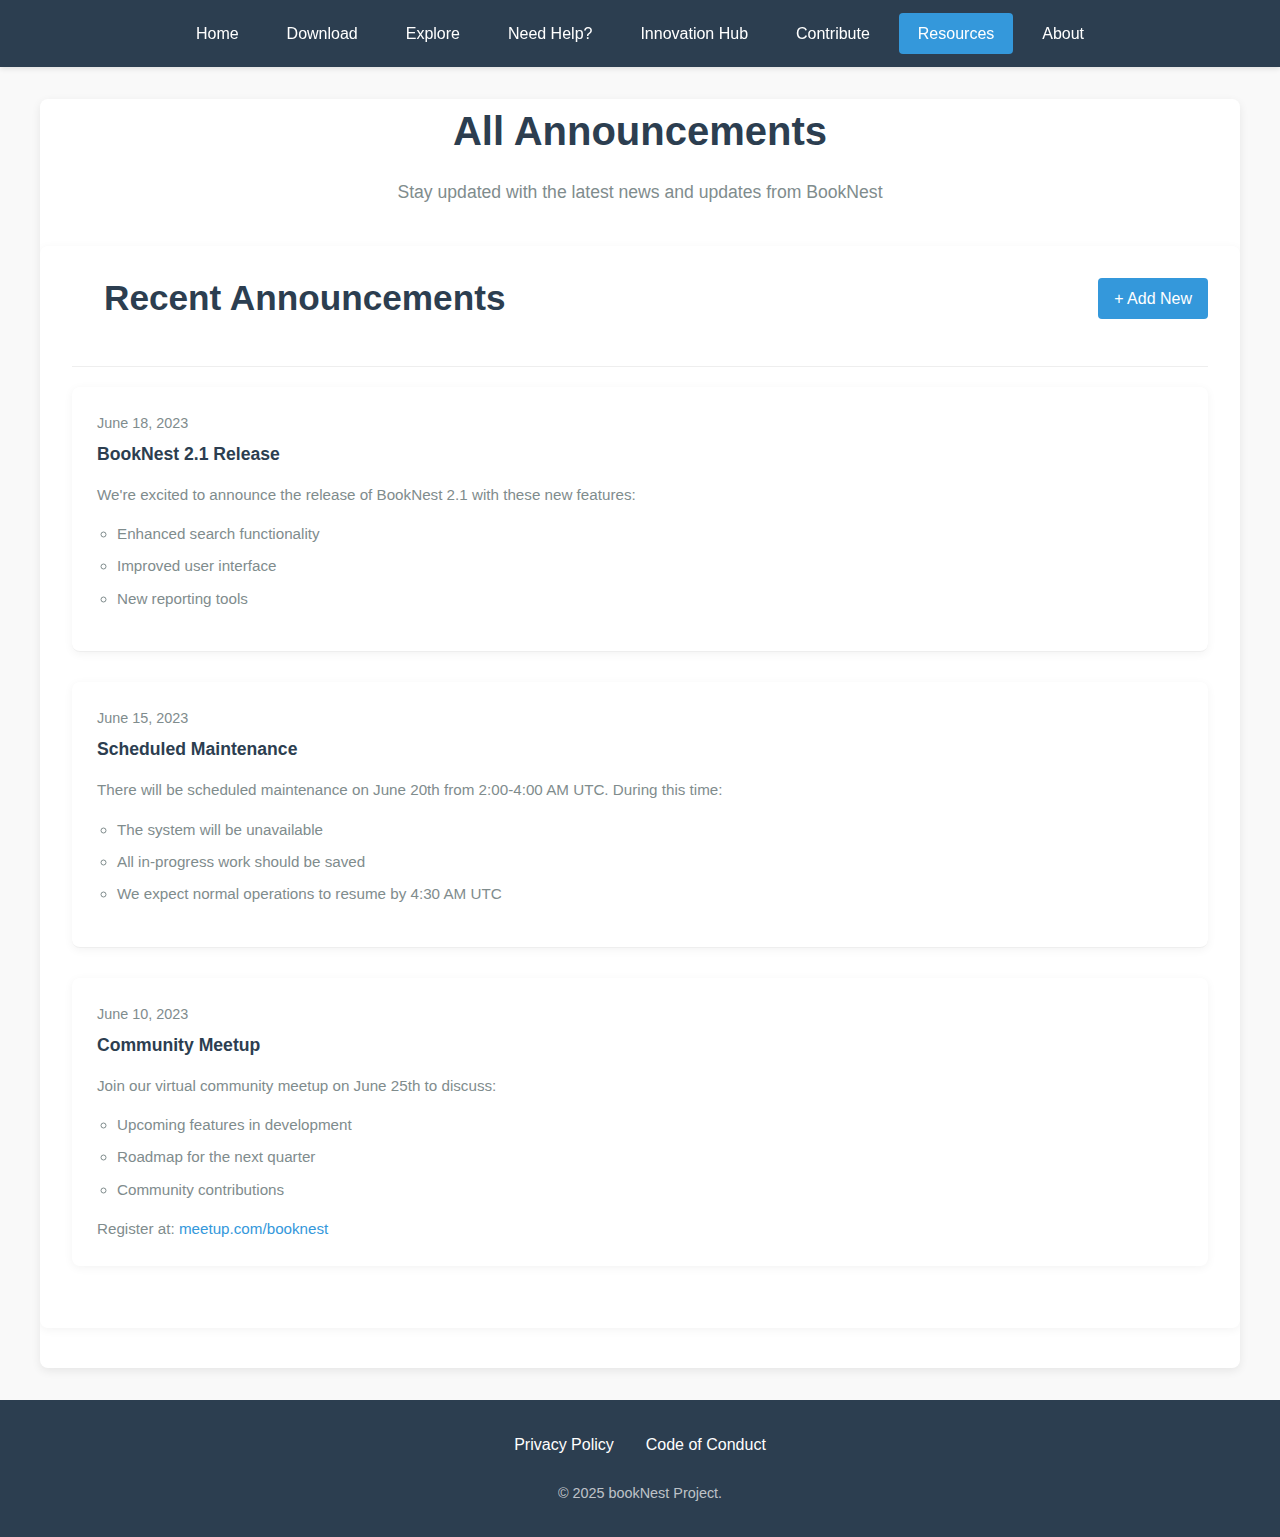
<file: html/announcements.html>
<!DOCTYPE html>
<html lang="en">

<head>
    <meta charset="UTF-8">
    <meta name="viewport" content="width=device-width, initial-scale=1.0">
    <title>Announcements</title>
    <link rel="stylesheet" href="../css/resources.css">
    <link rel="stylesheet" href="https://cdnjs.cloudflare.com/ajax/libs/font-awesome/6.0.0-beta3/css/all.min.css">
</head>

<body>
    <nav>
        <div class="nav-container">
            <a href="index.html" class="nav-link">Home</a>
            <div class="dropdown">
                <button class="dropdown-btn">Download</button>
                <div class="dropdown-content">
                    <a href="https://github.com/maryam370/booking-system/archive/refs/heads/master.zip"
                        download="BookNest-Windows.zip">Download for Windows</a>
                    <a href="https://github.com/maryam370/booking-system/archive/refs/heads/master.zip"
                        download="BookNest-Mac.zip">Download for Mac</a>
                    <a href="https://github.com/maryam370/booking-system/archive/refs/heads/master.zip"
                        download="BookNest-Linux.zip">Download for Linux</a>
                </div>
            </div>
            <a href="explore.html" class="nav-link">Explore</a>
            <a href="help.html" class="nav-link">Need Help?</a>
            <a href="InnovationHub.html" class="nav-link">Innovation Hub</a>
            <a href="contribute.html" class="nav-link">Contribute</a>
            <a href="resources.html" class="nav-link active">Resources</a>
            <a href="about.html" class="nav-link">About</a>
        </div>
    </nav>

    <div class="container">
        <div class="page-header">
            <h1>All Announcements</h1>
            <p>Stay updated with the latest news and updates from BookNest</p>
        </div>

        <div class="announcements-section">
            <div class="section-header">
                <h2 class="section-title">Recent Announcements</h2>
                <a href="resources.html" class="add-new-btn">+ Add New</a>
            </div>

            <ul class="announcement-list">
                <li class="announcement-item">
                    <div class="announcement-date">June 18, 2023</div>
                    <h3 class="announcement-title">BookNest 2.1 Release</h3>
                    <div class="announcement-content">
                        <p>We're excited to announce the release of BookNest 2.1 with these new features:</p>
                        <ul>
                            <li>Enhanced search functionality</li>
                            <li>Improved user interface</li>
                            <li>New reporting tools</li>
                        </ul>
                    </div>
                </li>

                <li class="announcement-item">
                    <div class="announcement-date">June 15, 2023</div>
                    <h3 class="announcement-title">Scheduled Maintenance</h3>
                    <div class="announcement-content">
                        <p>There will be scheduled maintenance on June 20th from 2:00-4:00 AM UTC. During this time:</p>
                        <ul>
                            <li>The system will be unavailable</li>
                            <li>All in-progress work should be saved</li>
                            <li>We expect normal operations to resume by 4:30 AM UTC</li>
                        </ul>
                    </div>
                </li>

                <li class="announcement-item">
                    <div class="announcement-date">June 10, 2023</div>
                    <h3 class="announcement-title">Community Meetup</h3>
                    <div class="announcement-content">
                        <p>Join our virtual community meetup on June 25th to discuss:</p>
                        <ul>
                            <li>Upcoming features in development</li>
                            <li>Roadmap for the next quarter</li>
                            <li>Community contributions</li>
                        </ul>
                        <p>Register at: <a href="InnovationHub.html">meetup.com/booknest</a></p>
                    </div>
                </li>
            </ul>
        </div>
    </div>

    <button id="backToTop">Back to Top</button>

    <script>
        // JavaScript for Back to Top Button
        const backToTopButton = document.getElementById('backToTop');

        window.onscroll = () => {
            if (document.body.scrollTop > 100 || document.documentElement.scrollTop > 100) {
                backToTopButton.style.display = 'block';
            } else {
                backToTopButton.style.display = 'none';
            }
        };

        backToTopButton.addEventListener('click', () => {
            window.scrollTo({
                top: 0,
                behavior: 'smooth'
            });
        });

        // Function to load announcements and display them
        const loadAllAnnouncements = () => {
            const announcements = JSON.parse(localStorage.getItem('announcements')) || [];
            const hardcodedAnnouncements = [
                {
                    date: "June 18, 2023",
                    title: "BookNest 2.1 Release",
                    content: `<p>We're excited to announce the release of BookNest 2.1 with these new features:</p>
                        <ul>
                            <li>Enhanced search functionality</li>
                            <li>Improved user interface</li>
                            <li>New reporting tools</li>
                        </ul>`
                },
                {
                    date: "June 15, 2023",
                    title: "Scheduled Maintenance",
                    content: `<p>There will be scheduled maintenance on June 20th from 2:00-4:00 AM UTC. During this time:</p>
                        <ul>
                            <li>The system will be unavailable</li>
                            <li>All in-progress work should be saved</li>
                            <li>We expect normal operations to resume by 4:30 AM UTC</li>
                        </ul>`
                },
                {
                    date: "June 10, 2023",
                    title: "Community Meetup",
                    content: `<p>Join our virtual community meetup on June 25th to discuss:</p>
                        <ul>
                            <li>Upcoming features in development</li>
                            <li>Roadmap for the next quarter</li>
                            <li>Community contributions</li>
                        </ul>
                        <p>Register at: <a href="InnovationHub.html">meetup.com/booknest</a></p>`
                }
            ];

            const announcementList = document.querySelector('.announcement-list');
            announcementList.innerHTML = '';

            // Combine saved announcements with hardcoded ones
            const allAnnouncements = [...announcements, ...hardcodedAnnouncements];

            // Add each announcement to the list
            allAnnouncements.forEach(announcement => {
                const newAnnouncement = document.createElement('li');
                newAnnouncement.className = 'announcement-item';
                
                // Format date
                const displayDate = announcement.date.includes(',') 
                    ? announcement.date 
                    : new Date(announcement.date).toLocaleDateString('en-US', {
                        year: 'numeric',
                        month: 'long',
                        day: 'numeric'
                    });
                
                newAnnouncement.innerHTML = `
                    <div class="announcement-date">${displayDate}</div>
                    <h3 class="announcement-title">${announcement.title}</h3>
                    <div class="announcement-content">${announcement.content}</div>
                `;
                
                announcementList.appendChild(newAnnouncement);
            });
        }

        // Load announcements when page loads
        document.addEventListener('DOMContentLoaded', loadAllAnnouncements);
    </script>

    <footer>
        <div class="footer-container">
            <div class="footer-links">
                <a href="https://www.privacypolicies.com/generic/">Privacy Policy</a>
                <a href="https://www.contributor-covenant.org/version/2/1/code_of_conduct/">Code of Conduct</a>
            </div>
            <p class="copyright">© 2025 bookNest Project.</p>
        </div>
    </footer>
</body>

</html>
</file>
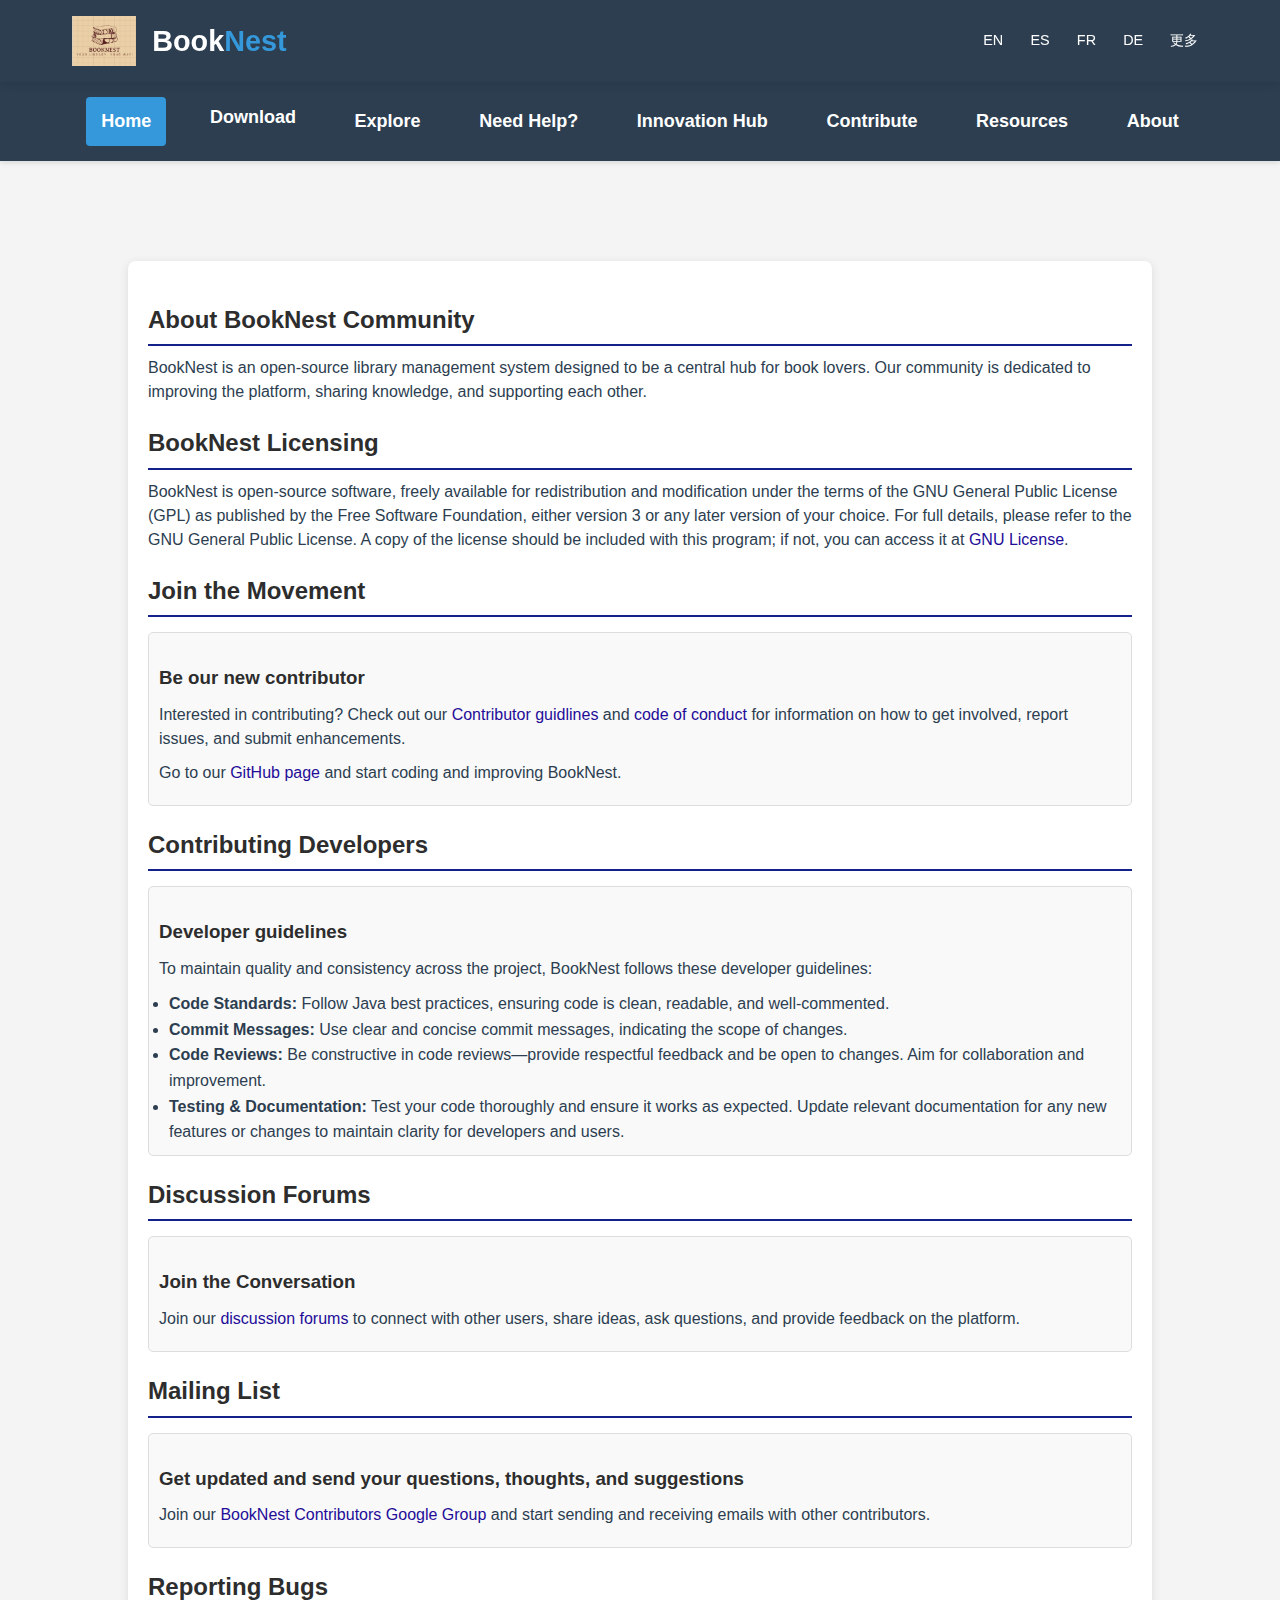
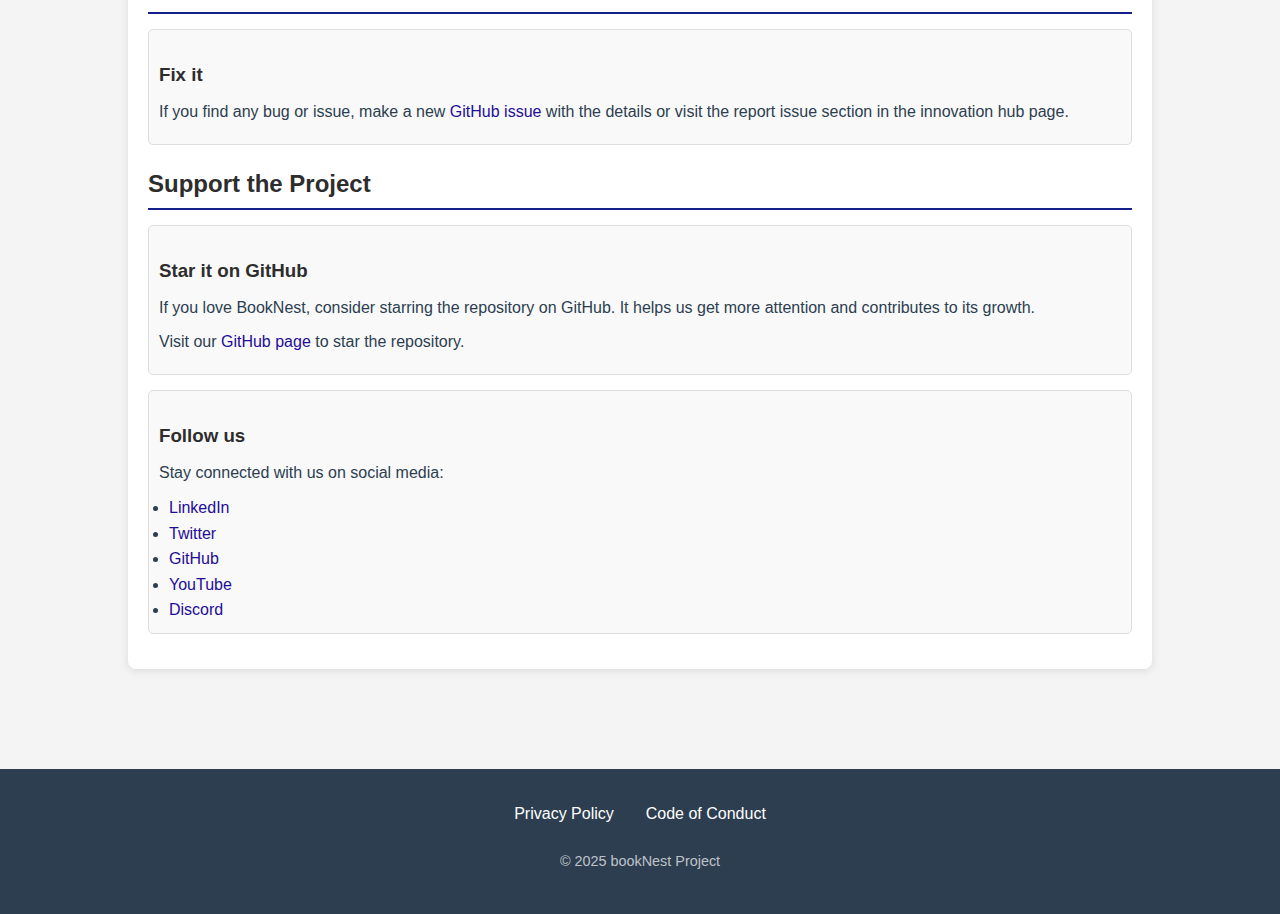
<file: html/contribute.html>
<!DOCTYPE html>
<html lang="en">

<head>
    <meta charset="UTF-8">
    <meta name="viewport" content="width=device-width, initial-scale=1.0">
    <title>BookNest Community Hub</title>
    <link rel="stylesheet" href="https://cdnjs.cloudflare.com/ajax/libs/font-awesome/6.4.0/css/all.min.css">
    <link rel="stylesheet" href="../css/home.css">
    <style>
        /* General Styles */
        body {
            font-family: Arial, sans-serif;
            line-height: 1.6;
            margin: 0;
            padding: 0;
            background-color: #f4f4f4;
            color: #2c3e50;
        }

        nav {
            background-color: #2c3e50;
            padding: 15px 0;
            display: flex;
            justify-content: center;
            align-items: center;
        }

        .nav-container {
            background-color: #2c3e50;
            display: flex;
            justify-content: space-around;
            width: 100%;
            max-width: 1200px;
        }

        .nav-link {
            color: #fff;
            text-decoration: none;
            font-size: 18px;
            font-weight: bold;
            padding: 10px 15px;
            transition: background-color 0.3s, color 0.3s;
        }

        .nav-link:hover,
        .dropdown:hover {
            color: white;
        }

        .dropdown {
            position: relative;
            display: inline-block;
        }

        .dropdown-btn {
            color: white;
            background-color: transparent;
            border: none;
            font-size: 18px;
            font-weight: bold;
            padding: 10px 15px;
            cursor: pointer;
        }

        .dropdown-content {
            display: none;
            position: absolute;
            min-width: 160px;
            background-color: #fff;
            box-shadow: 0 2px 8px rgba(0, 0, 0, 0.2);
            z-index: 1;
            border-radius: 5px;
        }

        .dropdown:hover .dropdown-content {
            display: block;
        }

        .dropdown-content a {
            padding: 12px 16px;
            text-decoration: none;
            display: block;
            transition: background-color 0.3s ease;
        }

        .dropdown-content a:hover {
            background-color: #f1f1f1;
        }

        /* Main Content Styles */
        .container {
            width: 80%;
            max-width: 1200px;
            margin: 100px auto;
            padding: 20px;
            background: #fff;
            border-radius: 8px;
            box-shadow: 0 2px 10px rgba(0, 0, 0, 0.1);
        }

        h1 {
            text-align: center;
            color: #2d2d2d;
            margin-bottom: 20px;
        }

        h2 {
            color: #2d2d2d;
            margin-top: 20px;
            cursor: pointer;
            border-bottom: 2px solid #13218b;
            padding-bottom: 5px;
        }

        h3 {
            color: #2d2d2d;
            margin-top: 20px;
        }

        p {
            margin: 10px 0;
            line-height: 1.5;
        }

        a {
            color: #230c98;
            text-decoration: none;
        }

        a:hover {
            text-decoration: underline;
        }

        .community-item {

            margin: 15px 0;
            padding: 10px;
            border: 1px solid #ddd;
            border-radius: 5px;
            background-color: #f9f9f9;
        }

        ul {
            padding-left: 10px;
        }

        /* Footer */
        footer {
            background-color: var(--dark);
            color: white;
            padding: 2rem 0;
            text-align: center;
        }

        .footer-container {
            max-width: 1200px;
            margin: 0 auto;
            padding: 0 2rem;
        }

        .footer-links {
            display: flex;
            justify-content: center;
            gap: 2rem;
            margin-bottom: 1.5rem;
        }

        .footer-links a {
            color: white;
            text-decoration: none;
            transition: color 0.3s;
        }

        .footer-links a:hover {
            color: var(--secondary);
        }

        .copyright {
            color: rgba(255, 255, 255, 0.7);
            font-size: 0.9rem;
        }

        /* Back to Top Button */
        #backToTop {
            display: none;
            position: fixed;
            bottom: 20px;
            right: 20px;
            padding: 10px 15px;
            background-color: #1d0d64;
            color: white;
            border: none;
            border-radius: 5px;
            cursor: pointer;
            transition: background-color 0.3s;
        }

        #backToTop:hover {
            background-color: #1d0d64;
        }
    </style>
</head>

<body>
    <header>
        <div class="header-container">
            <div class="logo">
                <img src="../img/bookNest.png" alt="Logo">
                <div class="logo-text">Book<span>Nest</span></div>
            </div>
            <div class="language-selector">
                <a href="#">EN</a>
                <a href="#">ES</a>
                <a href="#">FR</a>
                <a href="#">DE</a>
                <a href="#">更多</a>
            </div>
        </div>
    </header>

    <nav>
        <div class="nav-container">
            <a href="index.html" class="nav-link active">Home</a>
            <div class="dropdown">
                <button class="dropdown-btn">Download</button>
                <div class="dropdown-content">
                    <a href="https://github.com/maryam370/booking-system/archive/refs/heads/master.zip"
                        download="BookNest-Windows.zip">Download for Windows</a>
                    <a href="https://github.com/maryam370/booking-system/archive/refs/heads/master.zip"
                        download="BookNest-Mac.zip">Download for Mac</a>
                    <a href="https://github.com/maryam370/booking-system/archive/refs/heads/master.zip"
                        download="BookNest-Linux.zip">Download for Linux</a>
                </div>
            </div>
            <a href="explore.html" class="nav-link">Explore</a>
            <a href="help.html" class="nav-link">Need Help?</a>
            <a href="InnovationHub.html" class="nav-link">Innovation Hub</a>
            <a href="contribute.html" class="nav-link">Contribute</a>
            <a href="resources.html" class="nav-link">Resources</a>
            <a href="about.html" class="nav-link">About</a>
        </div>
    </nav>

    <main class="container">
        <div class="community-section">
            <h2>About BookNest Community</h2>
            <p>BookNest is an open-source library management system designed to be a central hub for book lovers. Our
                community is dedicated to improving the platform, sharing knowledge, and supporting each other.</p>
        </div>

        <div class="community-section">
            <h2> BookNest Licensing</h2>
            <p>BookNest is open-source software, freely available for redistribution and modification under the terms of
                the GNU General Public License (GPL) as published by the Free Software Foundation, either version 3 or
                any later version of your choice.
                For full details, please refer to the GNU General Public License. A copy of the license should be
                included with this program; if not, you can access it at <a href="https://www.gnu.org/licenses/"
                    target="_blank">GNU License</a>.</p>
        </div>

        <div class="community-section">
            <h2>Join the Movement </h2>
            <div class="community-item">
                <h3>Be our new contributor</h3>
                <p>Interested in contributing? Check out our <a
                        href="https://github.com/maryam370/booking-system/blob/main/README.md#booknest-participation-guidelines">
                        Contributor guidlines </a> and <a
                        href="https://www.contributor-covenant.org/version/2/1/code_of_conduct/">code of conduct</a> for
                    information on how to get involved, report issues, and submit enhancements.</p>
                <p>Go to our <a href="https://github.com/maryam370/booking-system" target="_blank">GitHub page</a> and
                    start coding and improving BookNest.</p>
            </div>
        </div>

        <div class="community-section">
            <h2>Contributing Developers</h2>
            <div class="community-item">
                <h3>Developer guidelines</h3>
                <p>To maintain quality and consistency across the project, BookNest follows these developer guidelines:
                </p>
                <ul>
                    <li><strong> Code Standards:</strong> Follow Java best practices, ensuring code is clean, readable,
                        and well-commented.</li>
                    <li><strong> Commit Messages:</strong> Use clear and concise commit messages, indicating the scope
                        of changes.</li>
                    <li><strong> Code Reviews:</strong> Be constructive in code reviews—provide respectful feedback and
                        be open to changes. Aim for collaboration and improvement.</li>
                    <li><strong> Testing & Documentation:</strong> Test your code thoroughly and ensure it works as
                        expected. Update relevant documentation for any new features or changes to maintain clarity for
                        developers and users.</li>
                </ul>
            </div>
        </div>

        <div class="community-section">
            <h2>Discussion Forums</h2>
            <div class="community-item">
                <h3>Join the Conversation</h3>
                <p>Join our <a href="https://github.com/maryam370/booking-system/discussions" target="_blank">discussion
                        forums</a> to connect with other users, share ideas, ask questions, and provide feedback on the
                    platform.</p>
            </div>
        </div>

        <div class="community-section">
            <h2>Mailing List</h2>
            <div class="community-item">
                <h3>Get updated and send your questions, thoughts, and suggestions</h3>
                <p>Join our <a href="https://groups.google.com/g/booknest-contributors" target="_blank">BookNest
                        Contributors Google Group</a> and start sending and receiving emails with other contributors.
                </p>
            </div>
        </div>

        <div class="community-section">
            <h2>Reporting Bugs</h2>
            <div class="community-item">
                <h3>Fix it</h3>
                <p>If you find any bug or issue, make a new <a
                        href="https://github.com/maryam370/booking-system/issues/new" target="_blank">GitHub issue</a>
                    with the details or visit the report issue section in the innovation hub page. </p>
            </div>
        </div>

        <div class="community-section">
            <h2>Support the Project</h2>
            <div class="community-item">
                <h3>Star it on GitHub</h3>
                <p>If you love BookNest, consider starring the repository on GitHub. It helps us get more attention and
                    contributes to its growth.</p>
                <p>Visit our <a href="https://github.com/maryam370/booking-system" target="_blank">GitHub page</a> to
                    star the repository.</p>
            </div>

            <div class="community-item">
                <h3>Follow us</h3>
                <p>Stay connected with us on social media:</p>
                <ul>
                    <li><a href="#" target="_blank">LinkedIn</a></li>
                    <li><a href="#" target="_blank">Twitter</a></li>
                    <li><a href="https://github.com/maryam370/booking-system" target="_blank">GitHub</a></li>
                    <li><a href="#" target="_blank">YouTube</a></li>
                    <li><a href="#" target="_blank">Discord</a></li>
                </ul>
            </div>
    </main>

    <footer>
        <div class="footer-container">
            <div class="footer-links">
                <a href="https://www.privacypolicies.com/generic/">Privacy Policy</a>
                <a href="https://www.contributor-covenant.org/version/2/1/code_of_conduct/">Code of Conduct</a>
            </div>
            <p class="copyright">© 2025 bookNest Project</p>
        </div>
    </footer>

    <!-- Back to Top Button -->
    <button id="backToTop">Back to Top</button>

    <script>
        // Back to Top Button
        const backToTopButton = document.getElementById('backToTop');
        window.onscroll = function () {
            if (document.body.scrollTop > 20 || document.documentElement.scrollTop > 20) {
                backToTopButton.style.display = 'block';
            } else {
                backToTopButton.style.display = 'none';
            }
        };
        backToTopButton.onclick = function () {
            document.body.scrollTop = 0;
            document.documentElement.scrollTop = 0;
        };
    </script>
  
</body>
</html>
</file>
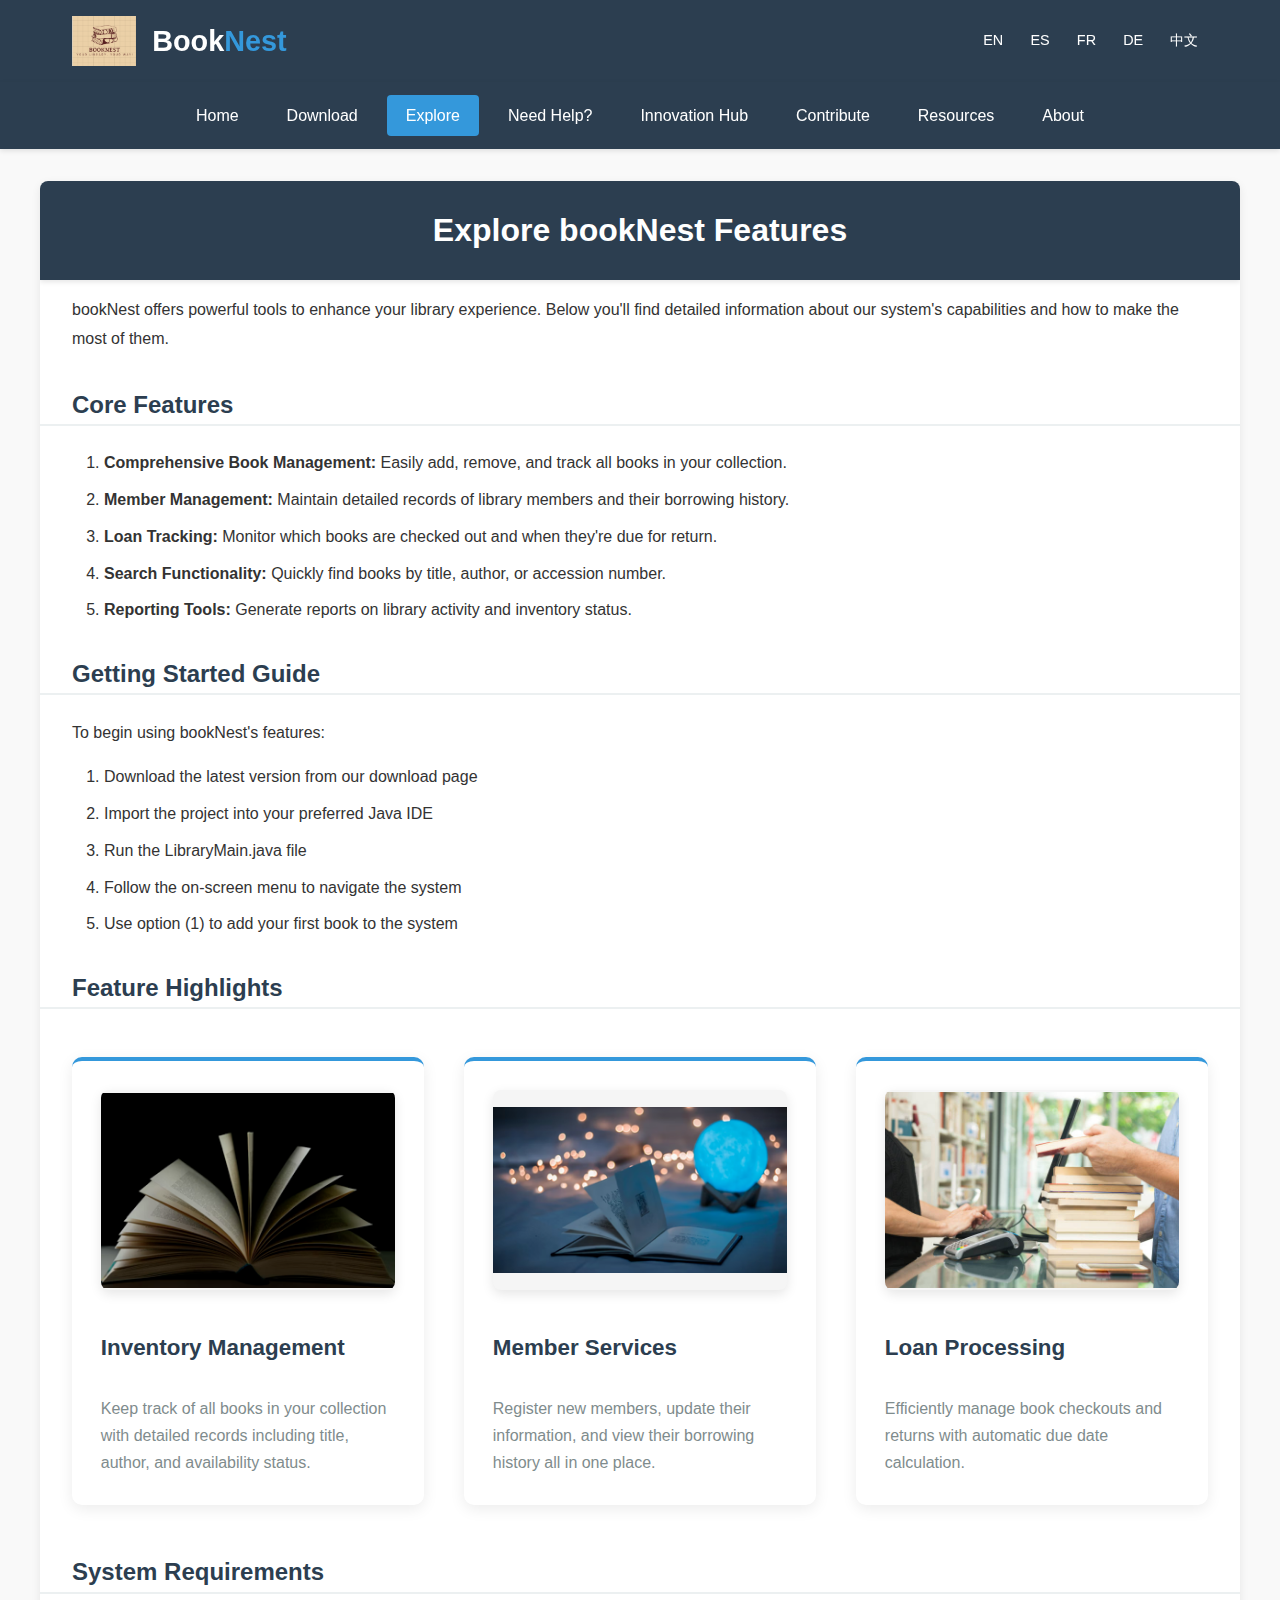
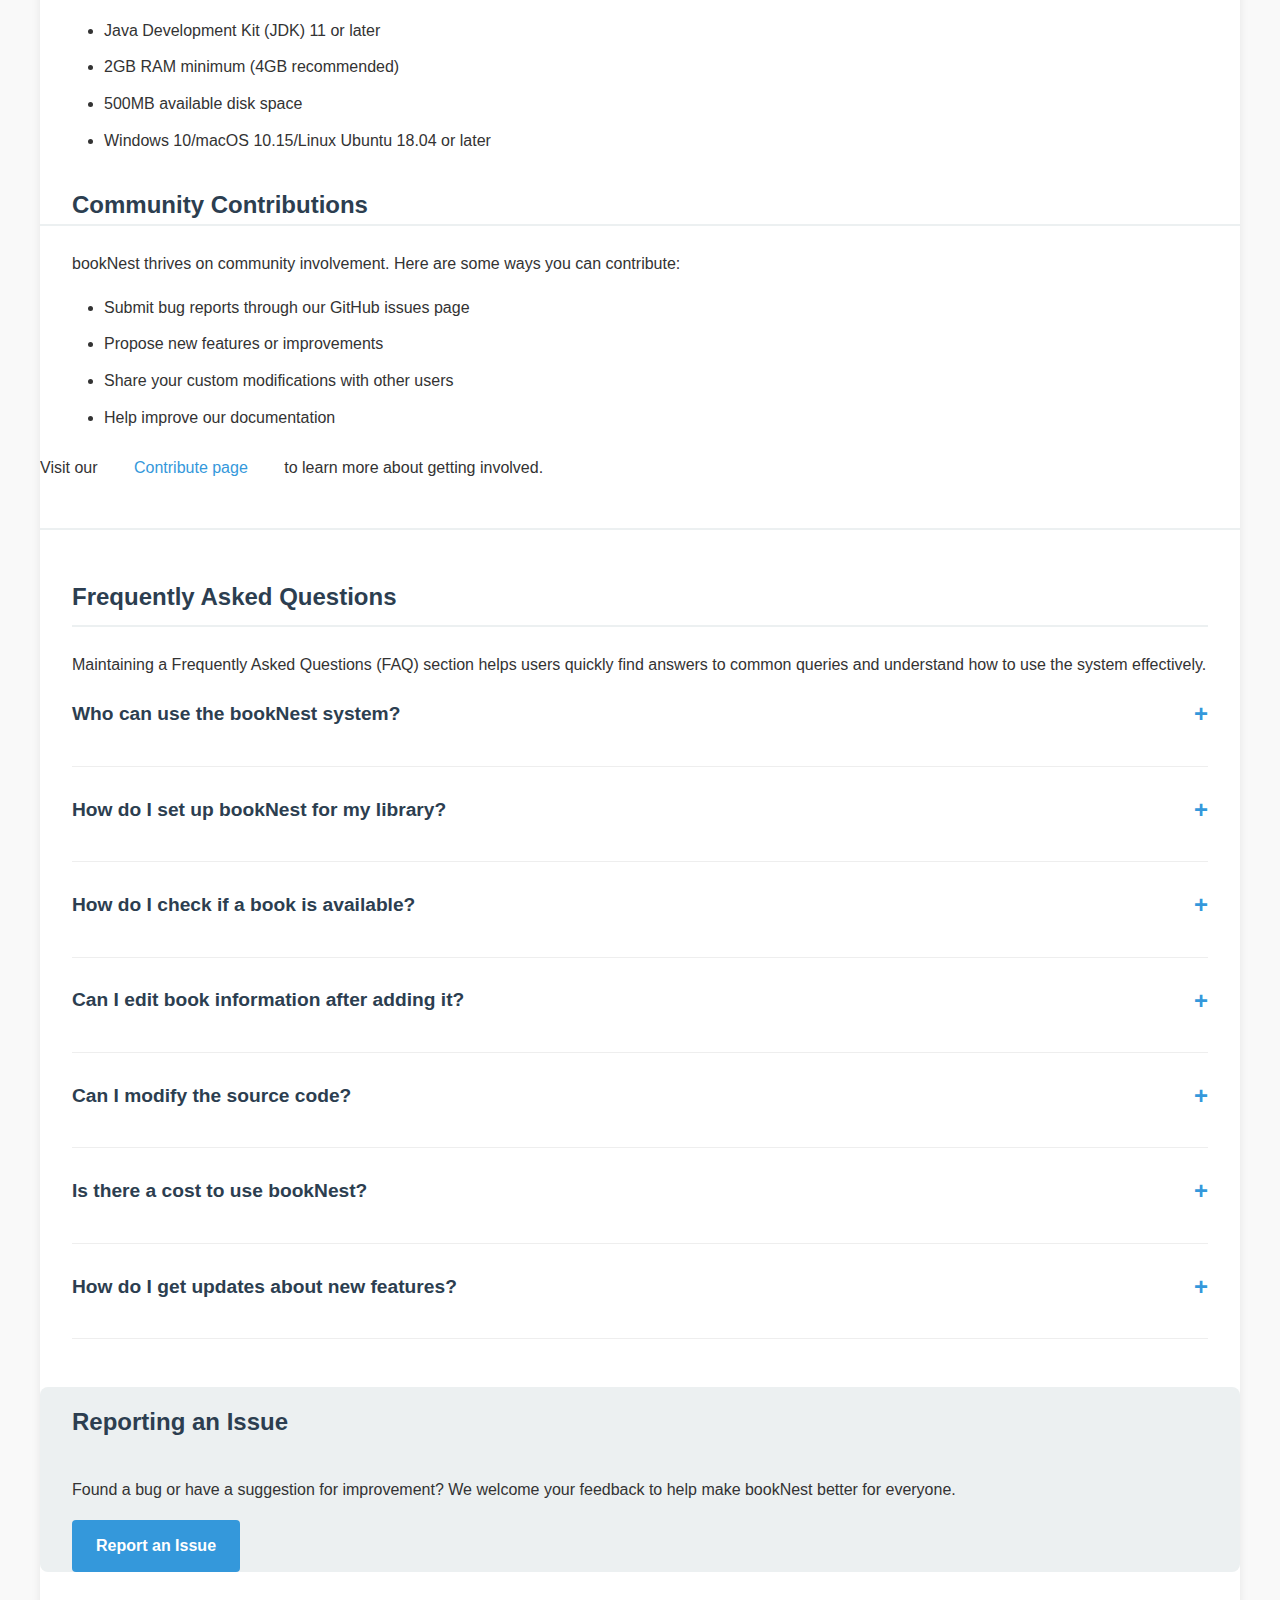
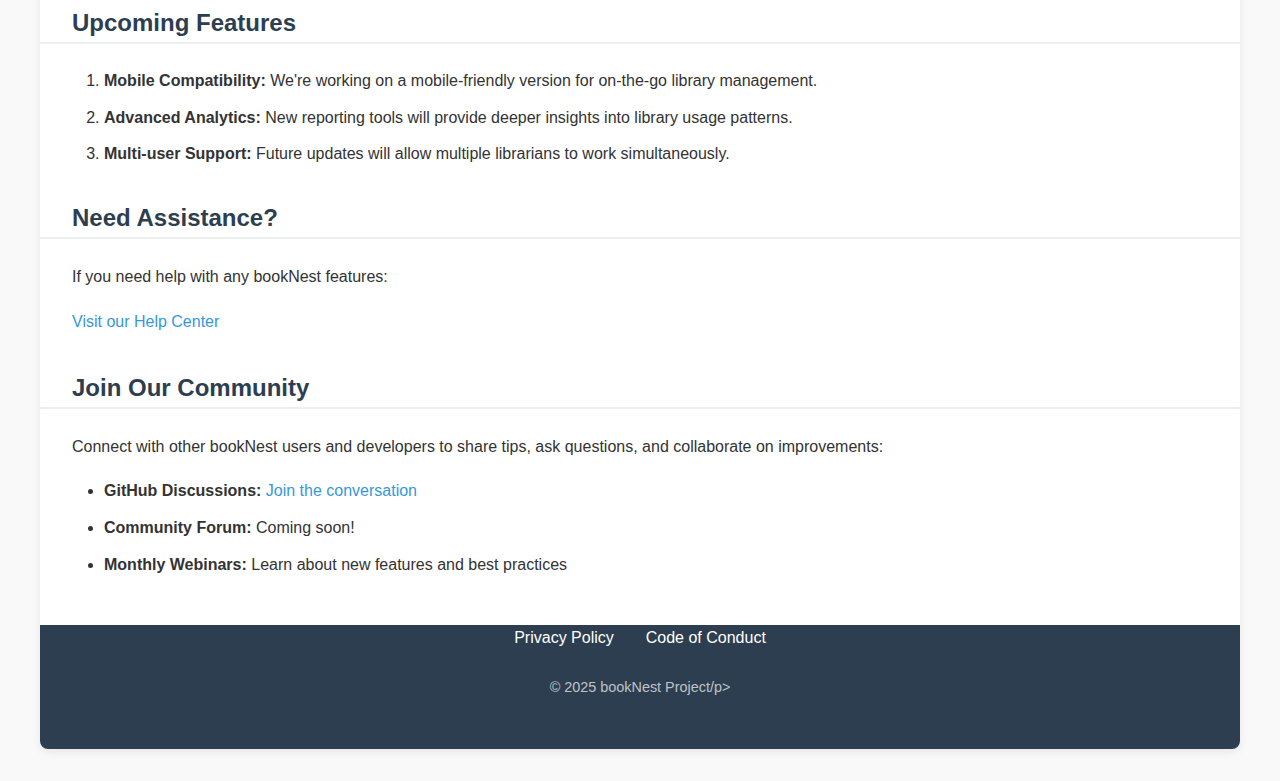
<file: html/explore.html>
<!DOCTYPE html>
<html lang="en">
<head>
    <meta charset="UTF-8">
    <meta name="viewport" content="width=device-width, initial-scale=1.0">
    <title>Explore bookNest</title>
    <link rel="stylesheet" href="../css/explore.css">
    <link rel="stylesheet" href="../css/help.css">
    <link rel="stylesheet" href="https://cdnjs.cloudflare.com/ajax/libs/font-awesome/6.0.0-beta3/css/all.min.css">
    <style>
        /* FAQ Section Styling */
        .faq-section {
            margin: 3rem 0;
            border-top: 2px solid var(--light);
            padding-top: 2rem;
        }
        
        .faq-item {
            margin-bottom: 1.5rem;
            border-bottom: 1px solid #eee;
            padding-bottom: 1.5rem;
        }
        
        .faq-question {
            color: var(--primary);
            font-weight: 600;
            font-size: 1.2rem;
            margin-bottom: 0.5rem;
            cursor: pointer;
            display: flex;
            justify-content: space-between;
            align-items: center;
        }
        
        .faq-question::after {
            content: '+';
            font-size: 1.5rem;
            color: var(--secondary);
        }
        
        .faq-question.active::after {
            content: '-';
        }
        
        .faq-answer {
            color: var(--text);
            line-height: 1.7;
            max-height: 0;
            overflow: hidden;
            transition: max-height 0.3s ease;
        }
        
        .faq-answer.show {
            max-height: 500px;
        }
        
        /* Reporting Section */
        .report-section {
            background-color: var(--light);
            padding: 2rem;
            border-radius: 8px;
            margin: 2rem 0;
        }
    </style>
</head>
<body>
<header>
    <div class="header-container">
        <div class="logo">
            <img src="../img/bookNest.png" alt="Logo">
            <div class="logo-text">Book<span>Nest</span></div>
        </div>
        <div class="language-selector">
            <a href="#">EN</a>
            <a href="#">ES</a>
            <a href="#">FR</a>
            <a href="#">DE</a>
            <a href="#">中文</a>
        </div>
    </div>
</header>

<!-- Navigation Bar (copied from Help page, but with "Explore" as active) -->
<nav>
    <div class="nav-container">
        <a href="index.html" class="nav-link">Home</a>
        <div class="dropdown">
            <button class="dropdown-btn">Download</button>
            <div class="dropdown-content">
                <a href="https://github.com/maryam370/booking-system/archive/refs/heads/master.zip" download="BookNest-Windows.zip">Windows</a>
                <a href="https://github.com/maryam370/booking-system/archive/refs/heads/master.zip" download="BookNest-Mac.zip">MacOS</a>
                <a href="https://github.com/maryam370/booking-system/archive/refs/heads/master.zip" download="BookNest-Linux.zip">Linux</a>
            </div>
        </div>
        <a href="explore.html" class="nav-link active">Explore</a>
        <a href="help.html" class="nav-link">Need Help?</a>
        <a href="InnovationHub.html" class="nav-link">Innovation Hub</a>
        <a href="contribute.html" class="nav-link">Contribute</a>
            <a href="resources.html" class="nav-link">Resources</a>
        <a href="about.html" class="nav-link">About</a>
    </div>
</nav>

    <section id="explore" class="explore-section">
        <div class="container">
            <h2>Explore bookNest Features</h2>
            <p>
                bookNest offers powerful tools to enhance your library experience. Below you'll find detailed information about our system's capabilities and how to make the most of them.
            </p>

            <h3>Core Features</h3>
            <p>
                <ol>
                    <li><strong>Comprehensive Book Management:</strong> Easily add, remove, and track all books in your collection.</li>
                    <li><strong>Member Management:</strong> Maintain detailed records of library members and their borrowing history.</li>
                    <li><strong>Loan Tracking:</strong> Monitor which books are checked out and when they're due for return.</li>
                    <li><strong>Search Functionality:</strong> Quickly find books by title, author, or accession number.</li>
                    <li><strong>Reporting Tools:</strong> Generate reports on library activity and inventory status.</li>
                </ol>
            </p>

            <h3>Getting Started Guide</h3>
            <p>
                To begin using bookNest's features:
                <ol>
                    <li>Download the latest version from our download page</li>
                    <li>Import the project into your preferred Java IDE</li>
                    <li>Run the LibraryMain.java file</li>
                    <li>Follow the on-screen menu to navigate the system</li>
                    <li>Use option (1) to add your first book to the system</li>
                </ol>
            </p>

            <h3>Feature Highlights</h3>
            <div class="feature-grid">
                <div class="feature-item">
                    <div class="feature-img-container">
                        <img src="../img/inventory.png" alt="Book inventory management" class="feature-img">
                    </div>
                    <h4>Inventory Management</h4>
                    <p>Keep track of all books in your collection with detailed records including title, author, and availability status.</p>
                </div>
                <div class="feature-item">
                    <div class="feature-img-container">
                        <img src="../img/libcards Small.png" alt="Library member cards" class="feature-img">
                    </div>
                    <h4>Member Services</h4>
                    <p>Register new members, update their information, and view their borrowing history all in one place.</p>
                </div>
                <div class="feature-item">
                    <div class="feature-img-container">
                        <img src="../img/loanprocessing.jpg" alt="Book loan processing system" class="feature-img">
                    </div>
                    <h4>Loan Processing</h4>
                    <p>Efficiently manage book checkouts and returns with automatic due date calculation.</p>
                </div>
            </div>

            <h3>System Requirements</h3>
            <ul>
                <li>Java Development Kit (JDK) 11 or later</li>
                <li>2GB RAM minimum (4GB recommended)</li>
                <li>500MB available disk space</li>
                <li>Windows 10/macOS 10.15/Linux Ubuntu 18.04 or later</li>
            </ul>

            <h3>Community Contributions</h3>
            <p>
                bookNest thrives on community involvement. Here are some ways you can contribute:
                <ul>
                    <li>Submit bug reports through our GitHub issues page</li>
                    <li>Propose new features or improvements</li>
                    <li>Share your custom modifications with other users</li>
                    <li>Help improve our documentation</li>
                </ul>
                Visit our <a href="contribute.html">Contribute page</a> to learn more about getting involved.
            </p>

            <!-- New FAQ Section -->
            <div class="faq-section">
                <h3>Frequently Asked Questions</h3>
                <p>Maintaining a Frequently Asked Questions (FAQ) section helps users quickly find answers to common queries and understand how to use the system effectively.</p>
                
                <div class="faq-item">
                    <div class="faq-question">Who can use the bookNest system?</div>
                    <div class="faq-answer">
                        <p>In the current development state, the primary users of the system are library staff (librarians). They use the system to manage the library collection and serve library members.</p>
                    </div>
                </div>
                
                <div class="faq-item">
                    <div class="faq-question">How do I set up bookNest for my library?</div>
                    <div class="faq-answer">
                        <p>You need to save all three source code files locally in the same folder, then run the "LibraryMain" file to initialize the system for your library.</p>
                    </div>
                </div>
                
                <div class="faq-item">
                    <div class="faq-question">How do I check if a book is available?</div>
                    <div class="faq-answer">
                        <p>To check book availability, use service (10) named "Is the book issued?" and enter the book's accession number. If the book isn't issued, it's available for checkout.</p>
                    </div>
                </div>
                
                <div class="faq-item">
                    <div class="faq-question">Can I edit book information after adding it?</div>
                    <div class="faq-answer">
                        <p>In the current version, you'll need to delete the book record and add it again with the corrected information. Future updates will include direct editing capabilities.</p>
                    </div>
                </div>
                
                <div class="faq-item">
                    <div class="faq-question">Can I modify the source code?</div>
                    <div class="faq-answer">
                        <p>Yes! bookNest is open-source under the GNU General Public License. You can modify the code to meet your needs or contribute to the main project.</p>
                    </div>
                </div>
                
                <div class="faq-item">
                    <div class="faq-question">Is there a cost to use bookNest?</div>
                    <div class="faq-answer">
                        <p>No, bookNest is completely free and open-source. Libraries can use all features without any licensing costs.</p>
                    </div>
                </div>
                
                <div class="faq-item">
                    <div class="faq-question">How do I get updates about new features?</div>
                    <div class="faq-answer">
                        <p>Subscribe to our mailing list or follow us on social media to stay informed about updates and new features.</p>
                    </div>
                </div>
            </div>

            <!-- New Reporting Section -->
            <div class="report-section">
                <h3>Reporting an Issue</h3>
                <p>Found a bug or have a suggestion for improvement? We welcome your feedback to help make bookNest better for everyone.</p>
                <a href="InnovationHub.html" class="button">Report an Issue</a>
            </div>

            <h3>Upcoming Features</h3>
            <ol>
                <li><strong>Mobile Compatibility:</strong> We're working on a mobile-friendly version for on-the-go library management.</li>
                <li><strong>Advanced Analytics:</strong> New reporting tools will provide deeper insights into library usage patterns.</li>
                <li><strong>Multi-user Support:</strong> Future updates will allow multiple librarians to work simultaneously.</li>
            </ol>

            <h3>Need Assistance?</h3>
            <p>
                If you need help with any bookNest features:
                <p><a href="help.html">Visit our Help Center</a></p>
            </p>

            <h3>Join Our Community</h3>
            <p>
                Connect with other bookNest users and developers to share tips, ask questions, and collaborate on improvements:
            </p>
            <ul>
                <li><strong>GitHub Discussions:</strong> <a href="https://github.com/maryam370/booking-system/discussions" target="_blank">Join the conversation</a></li>
                <li><strong>Community Forum:</strong> Coming soon!</li>
                <li><strong>Monthly Webinars:</strong> Learn about new features and best practices</li>
            </ul>

            <footer>
                <div class="footer-container">
                    <div class="footer-links">
                        <a href="https://www.privacypolicies.com/generic/">Privacy Policy</a>
                        <a href="https://www.contributor-covenant.org/version/2/1/code_of_conduct/">Code of Conduct</a>
                    </div>
                    <p class="copyright">© 2025 bookNest Project/p>
                </div>
            </footer>
        </div>
        <button id="backToTop">Back to Top</button>
    </section>

    <script>
        // JavaScript for Back to Top Button
        const backToTopButton = document.getElementById('backToTop');
        
        window.onscroll = () => {
            if (document.body.scrollTop > 100 || document.documentElement.scrollTop > 100) {
                backToTopButton.style.display = 'block';
            } else {
                backToTopButton.style.display = 'none';
            }
        };
        
        backToTopButton.addEventListener('click', () => {
            window.scrollTo({
                top: 0,
                behavior: 'smooth'
            });
        });

        // JavaScript for FAQ Toggle
        document.querySelectorAll('.faq-question').forEach(question => {
            question.addEventListener('click', () => {
                const answer = question.nextElementSibling;
                question.classList.toggle('active');
                answer.classList.toggle('show');
            });
        });
    </script>
</body>
</html>
</file>
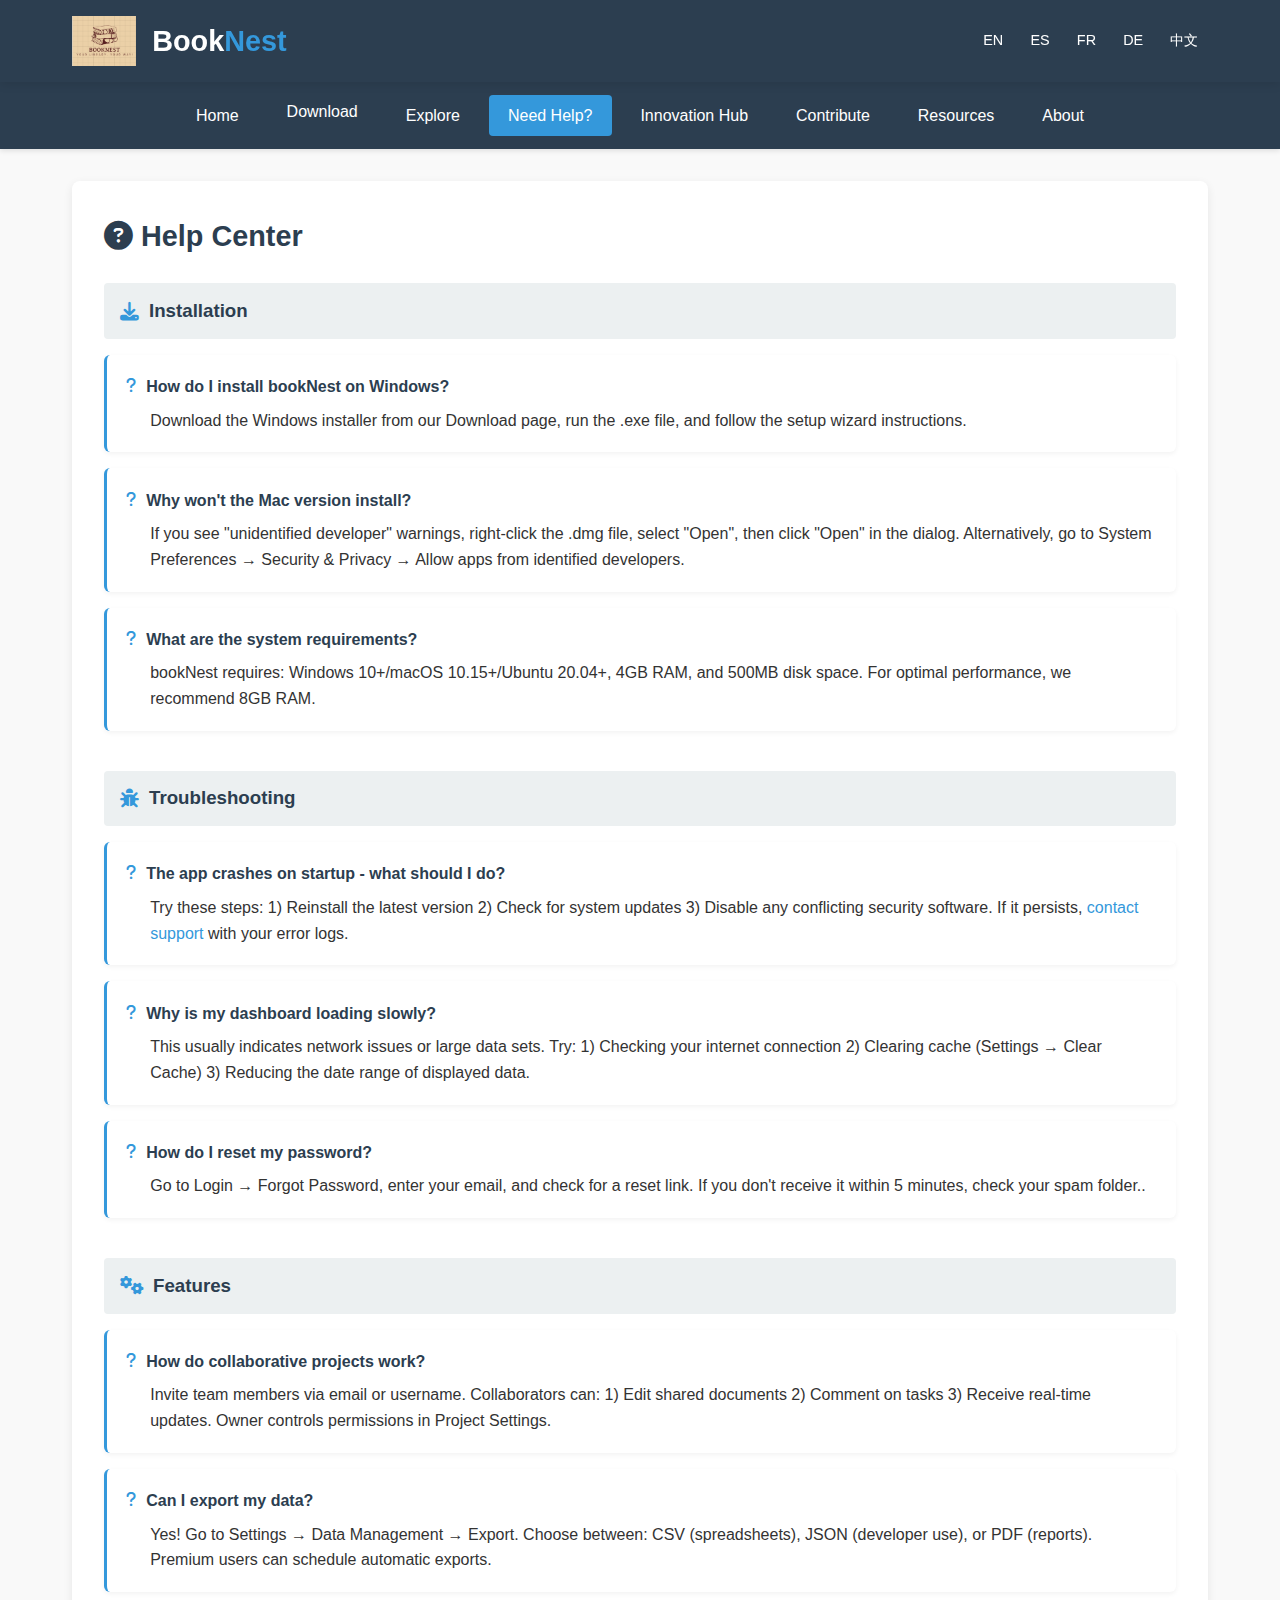
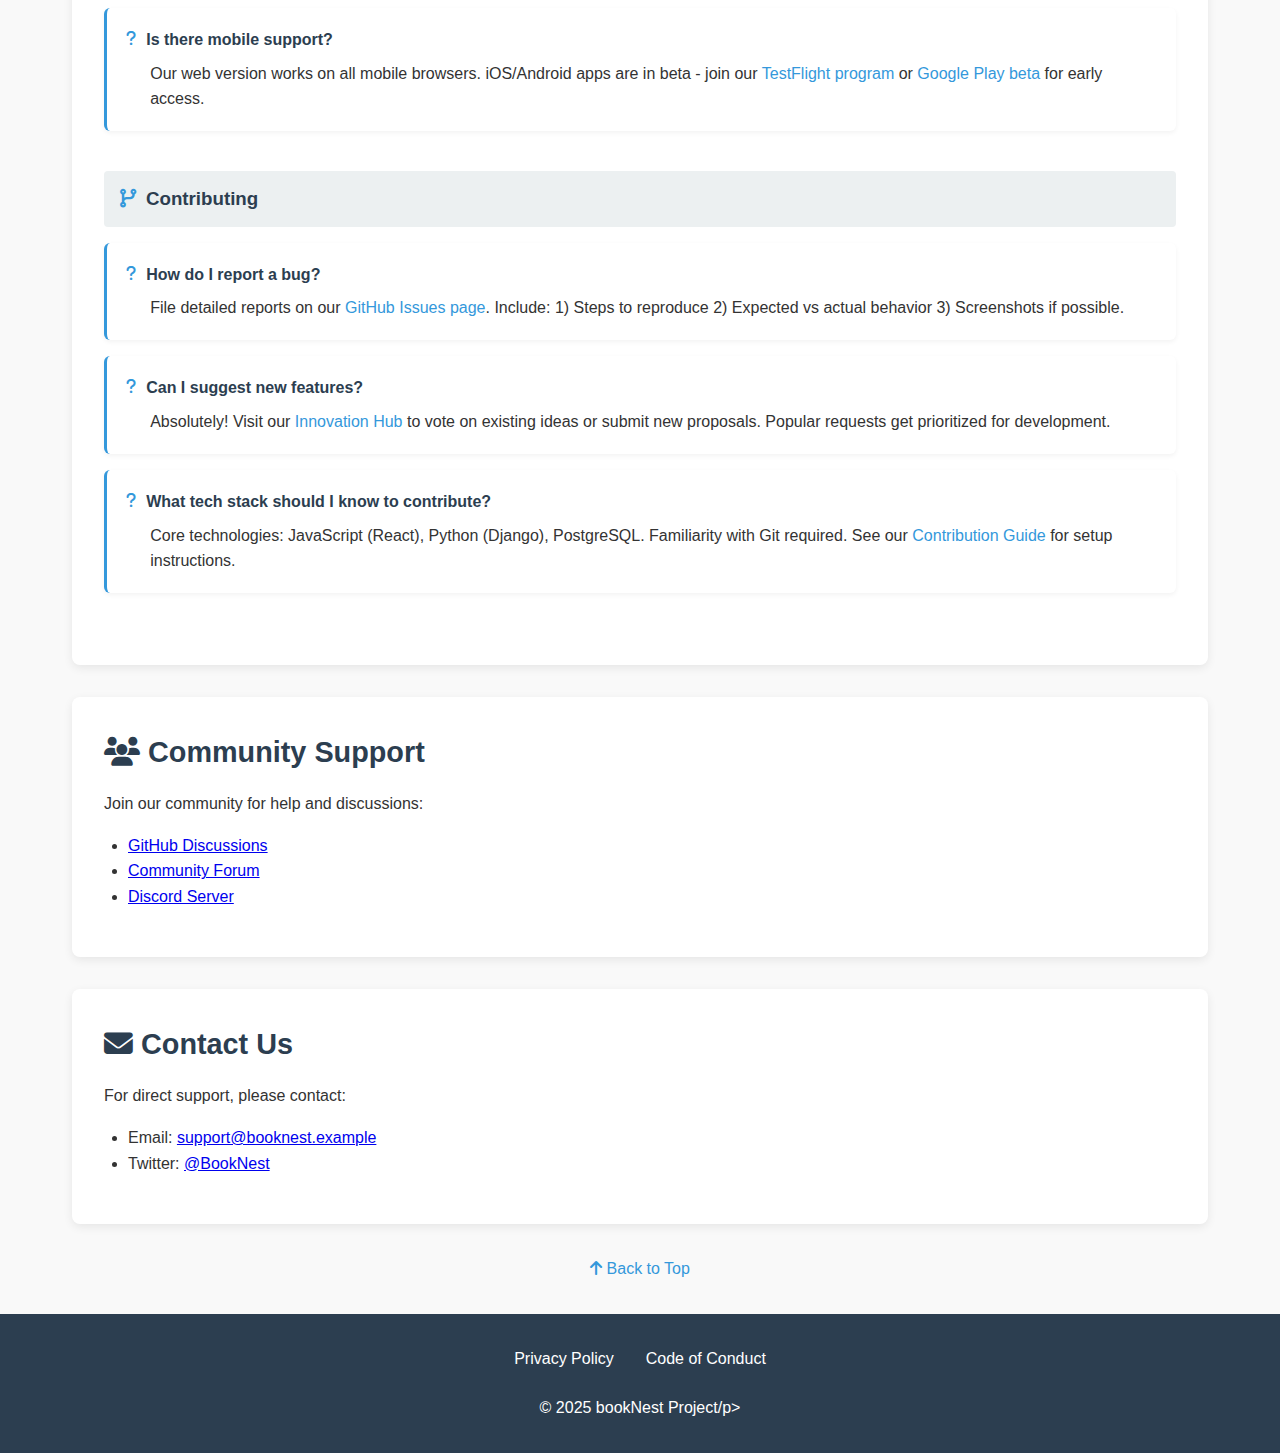
<file: html/help.html>
<!DOCTYPE html>
<html lang="en">
<head>
    <meta charset="UTF-8">
    <meta name="viewport" content="width=device-width, initial-scale=1.0">
    <title>Need Help? | bookNest</title>
    <link rel="stylesheet" href="https://cdnjs.cloudflare.com/ajax/libs/font-awesome/6.4.0/css/all.min.css">
    <link rel="stylesheet" href="../css/help.css">
    <style>
        footer {
            background-color: var(--dark);
            color: white;
            padding: 2rem 0;
            text-align: center;
        }
        
        .footer-container {
            max-width: 1200px;
            margin: 0 auto;
            padding: 0 2rem;
        }
        
        .footer-links {
            display: flex;
            justify-content: center;
            gap: 2rem;
            margin-bottom: 1.5rem;
        }
        
        .footer-links a {
            color: white;
            text-decoration: none;
            transition: color 0.3s;
        }
        
        .footer-links a:hover {
            color: var(--secondary);
        }
    </style>
</head>
<body>
    <header>
        <div class="header-container">
            <div class="logo">
                <img src="../img/bookNest.png" alt="Logo">
                <div class="logo-text">Book<span>Nest</span></div>
            </div>
            <div class="language-selector">
                <a href="#">EN</a>
                <a href="#">ES</a>
                <a href="#">FR</a>
                <a href="#">DE</a>
                <a href="#">中文</a>
            </div>
        </div>
    </header>
    
    <nav>
        <div class="nav-container">
            <a href="index.html" class="nav-link">Home</a>
            <div class="dropdown">
                <button class="dropdown-btn">Download</button>
                <div class="dropdown-content">
                    <a href="https://github.com/maryam370/booking-system/archive/refs/heads/master.zip" download="BookNest-Windows.zip">Windows</a>
                    <a href="https://github.com/maryam370/booking-system/archive/refs/heads/master.zip" download="BookNest-Mac.zip">MacOS</a>
                    <a href="https://github.com/maryam370/booking-system/archive/refs/heads/master.zip" download="BookNest-Linux.zip">Linux</a>
                </div>
            </div>
            <a href="explore.html" class="nav-link">Explore</a>
            <a href="help.html" class="nav-link active">Need Help?</a>
            <a href="InnovationHub.html" class="nav-link">Innovation Hub</a>
            <a href="contribute.html" class="nav-link">Contribute</a>
            <a href="resources.html" class="nav-link">Resources</a>
            <a href="about.html" class="nav-link">About</a>
        </div>
    </nav>
    
    <main class="help-container">
        <section class="help-section">
            <h2><i class="fas fa-question-circle"></i> Help Center</h2>
            
            <div class="faq-category">
                <h3><i class="fas fa-download"></i> Installation</h3>
                <div class="faq-grid">
                    <div class="faq-card">
                        <div class="faq-question">
                            <i class="fas fa-question"></i>
                            How do I install bookNest on Windows?
                        </div>
                        <div class="faq-answer">
                            Download the Windows installer from our Download page, run the .exe file, and follow the setup wizard instructions.
                        </div>
                    </div>
                    
                    <div class="faq-card">
                        <div class="faq-question">
                            <i class="fas fa-question"></i>
                            Why won't the Mac version install?
                        </div>
                        <div class="faq-answer">
                            If you see "unidentified developer" warnings, right-click the .dmg file, select "Open", then click "Open" in the dialog. Alternatively, go to System Preferences → Security & Privacy → Allow apps from identified developers.
                        </div>
                    </div>
                    
                    <div class="faq-card">
                        <div class="faq-question">
                            <i class="fas fa-question"></i>
                            What are the system requirements?
                        </div>
                        <div class="faq-answer">
                            bookNest requires: Windows 10+/macOS 10.15+/Ubuntu 20.04+, 4GB RAM, and 500MB disk space. For optimal performance, we recommend 8GB RAM.
                        </div>
                    </div>
                </div>
            </div>
            
            <div class="faq-category">
                <h3><i class="fas fa-bug"></i> Troubleshooting</h3>
                <div class="faq-grid">
                    <div class="faq-card">
                        <div class="faq-question">
                            <i class="fas fa-question"></i>
                            The app crashes on startup - what should I do?
                        </div>
                        <div class="faq-answer">
                            Try these steps: 1) Reinstall the latest version 2) Check for system updates 3) Disable any conflicting security software. If it persists, <a href="#">contact support</a> with your error logs.
                        </div>
                    </div>
                    
                    <div class="faq-card">
                        <div class="faq-question">
                            <i class="fas fa-question"></i>
                            Why is my dashboard loading slowly?
                        </div>
                        <div class="faq-answer">
                            This usually indicates network issues or large data sets. Try: 1) Checking your internet connection 2) Clearing cache (Settings → Clear Cache) 3) Reducing the date range of displayed data.
                        </div>
                    </div>
                    
                    <div class="faq-card">
                        <div class="faq-question">
                            <i class="fas fa-question"></i>
                            How do I reset my password?
                        </div>
                        <div class="faq-answer">
                            Go to Login → Forgot Password, enter your email, and check for a reset link. If you don't receive it within 5 minutes, check your spam folder.</a>.
                        </div>
                    </div>
                </div>
            </div>
            
            <div class="faq-category">
                <h3><i class="fas fa-cogs"></i> Features</h3>
                <div class="faq-grid">
                    <div class="faq-card">
                        <div class="faq-question">
                            <i class="fas fa-question"></i>
                            How do collaborative projects work?
                        </div>
                        <div class="faq-answer">
                            Invite team members via email or username. Collaborators can: 1) Edit shared documents 2) Comment on tasks 3) Receive real-time updates. Owner controls permissions in Project Settings.
                        </div>
                    </div>
                    
                    <div class="faq-card">
                        <div class="faq-question">
                            <i class="fas fa-question"></i>
                            Can I export my data?
                        </div>
                        <div class="faq-answer">
                            Yes! Go to Settings → Data Management → Export. Choose between: CSV (spreadsheets), JSON (developer use), or PDF (reports). Premium users can schedule automatic exports.
                        </div>
                    </div>
                    
                    <div class="faq-card">
                        <div class="faq-question">
                            <i class="fas fa-question"></i>
                            Is there mobile support?
                        </div>
                        <div class="faq-answer">
                            Our web version works on all mobile browsers. iOS/Android apps are in beta - join our <a href="#">TestFlight program</a> or <a href="#">Google Play beta</a> for early access.
                        </div>
                    </div>
                </div>
            </div>
            
            <div class="faq-category">
                <h3><i class="fas fa-code-branch"></i> Contributing</h3>
                <div class="faq-grid">
                    <div class="faq-card">
                        <div class="faq-question">
                            <i class="fas fa-question"></i>
                            How do I report a bug?
                        </div>
                        <div class="faq-answer">
                            File detailed reports on our <a href="https://github.com/maryam370/booking-system/issues" target="_blank">GitHub Issues page</a>. Include: 1) Steps to reproduce 2) Expected vs actual behavior 3) Screenshots if possible.
                        </div>
                    </div>
                    
                    <div class="faq-card">
                        <div class="faq-question">
                            <i class="fas fa-question"></i>
                            Can I suggest new features?
                        </div>
                        <div class="faq-answer">
                            Absolutely! Visit our <a href="InnovationHub.html">Innovation Hub</a> to vote on existing ideas or submit new proposals. Popular requests get prioritized for development.
                        </div>
                    </div>
                    
                    <div class="faq-card">
                        <div class="faq-question">
                            <i class="fas fa-question"></i>
                            What tech stack should I know to contribute?
                        </div>
                        <div class="faq-answer">
                            Core technologies: JavaScript (React), Python (Django), PostgreSQL. Familiarity with Git required. See our <a href="contribute.html">Contribution Guide</a> for setup instructions.
                        </div>
                    </div>
                </div>
            </div>
        </section>
        
        <section class="help-section">
            <h2><i class="fas fa-users"></i> Community Support</h2>
            <p>Join our community for help and discussions:</p>
            <ul style="margin: 1rem 0; padding-left: 1.5rem;">
                <li><a href="https://github.com/maryam370/booking-system/discussions" target="_blank">GitHub Discussions</a></li>
                <li><a href="https://github.com/maryam370/booking-system/discussions" target="_blank">Community Forum</a></li>
                <li><a href="#" target="_blank">Discord Server</a></li>
            </ul>
        </section>
        
        <section class="help-section">
            <h2><i class="fas fa-envelope"></i> Contact Us</h2>
            <p>For direct support, please contact:</p>
            <ul style="margin: 1rem 0; padding-left: 1.5rem;">
                <li>Email: <a href="mailto:support@booknest.example">support@booknest.example</a></li>
                <li>Twitter: <a href="#" target="_blank">@BookNest</a></li>
            </ul>
        </section>
        
        <a href="#" class="back-to-top"><i class="fas fa-arrow-up"></i> Back to Top</a>
    </main>
    
    <script>
        // Simple back to top functionality
        document.querySelector('.back-to-top').addEventListener('click', (e) => {
            e.preventDefault();
            window.scrollTo({
                top: 0,
                behavior: 'smooth'
            });
        });
    </script>
    <footer>
        <div class="footer-container">
            <div class="footer-links">
                <a href="https://www.privacypolicies.com/generic/">Privacy Policy</a>
                <a href="https://www.contributor-covenant.org/version/2/1/code_of_conduct/">Code of Conduct</a>
            </div>
            <p class="copyright">© 2025 bookNest Project/p>
        </div>
    </footer>
</body>
</html>
</file>
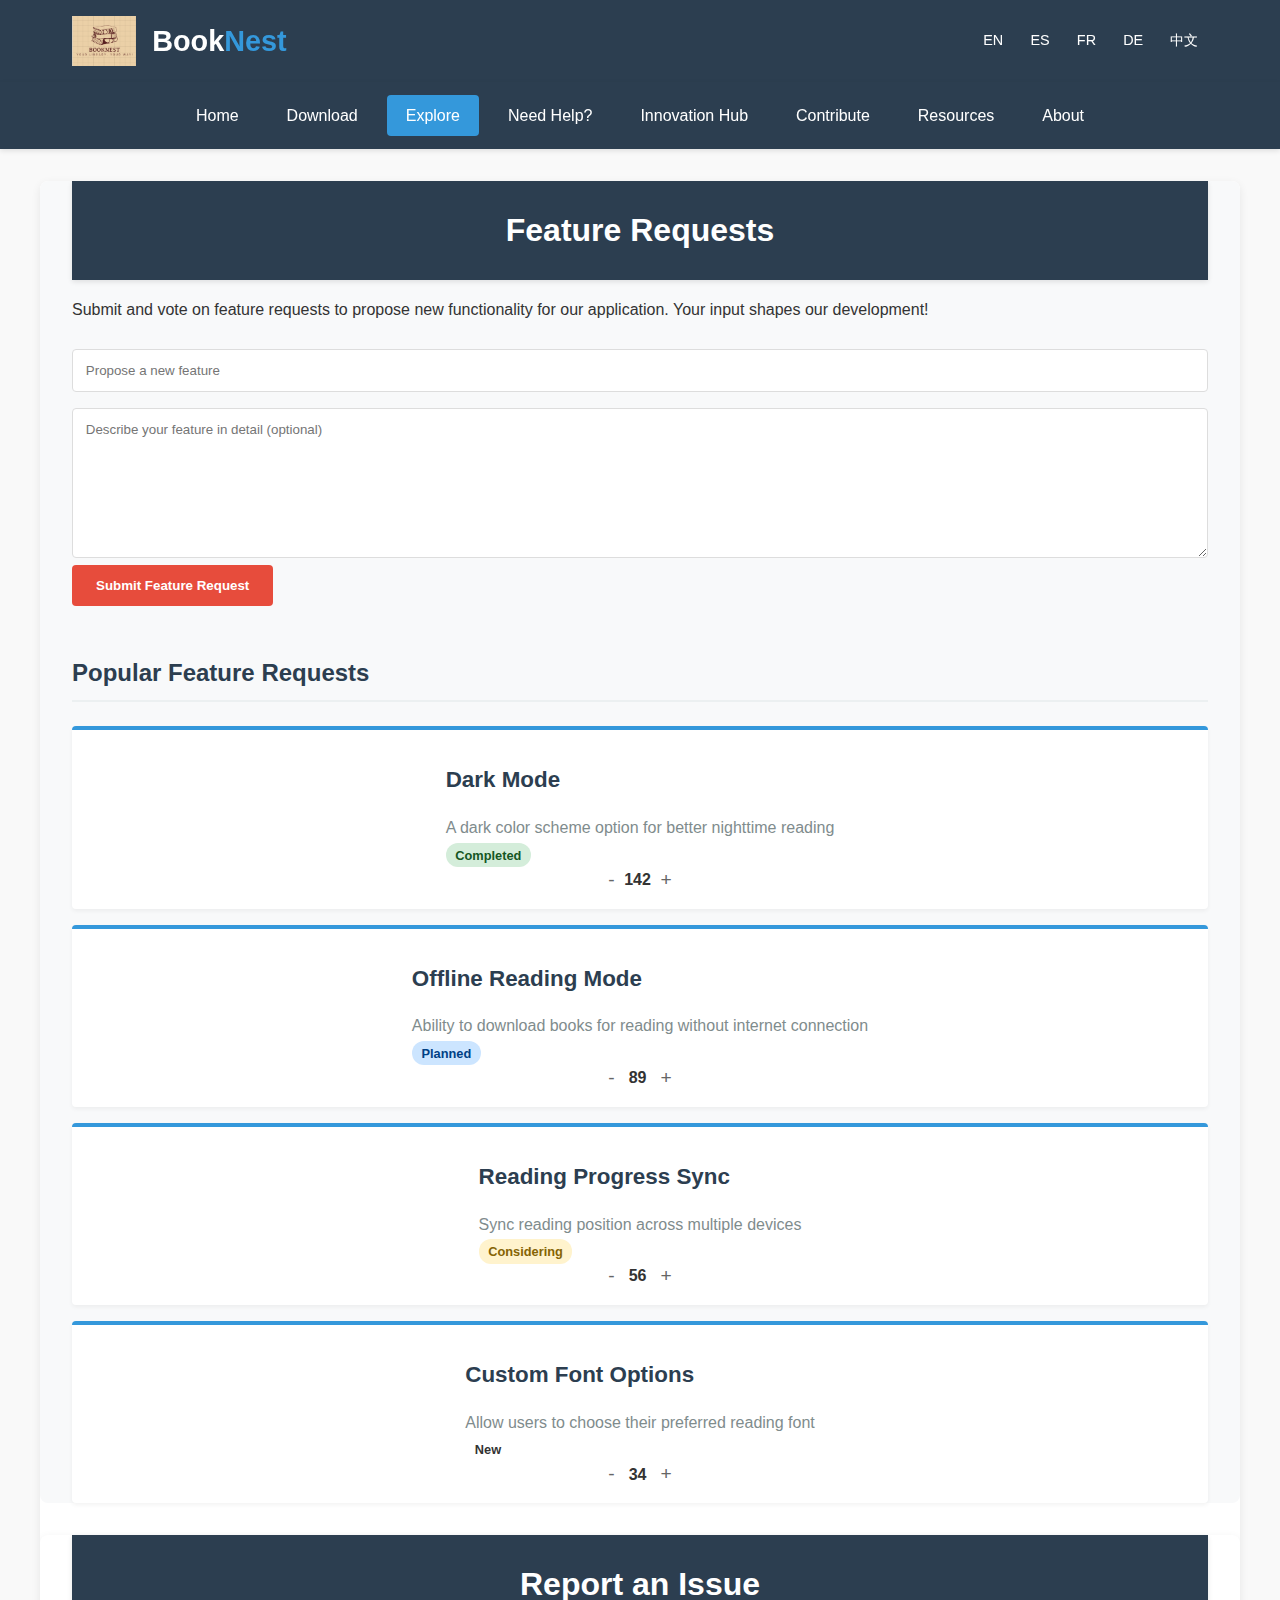
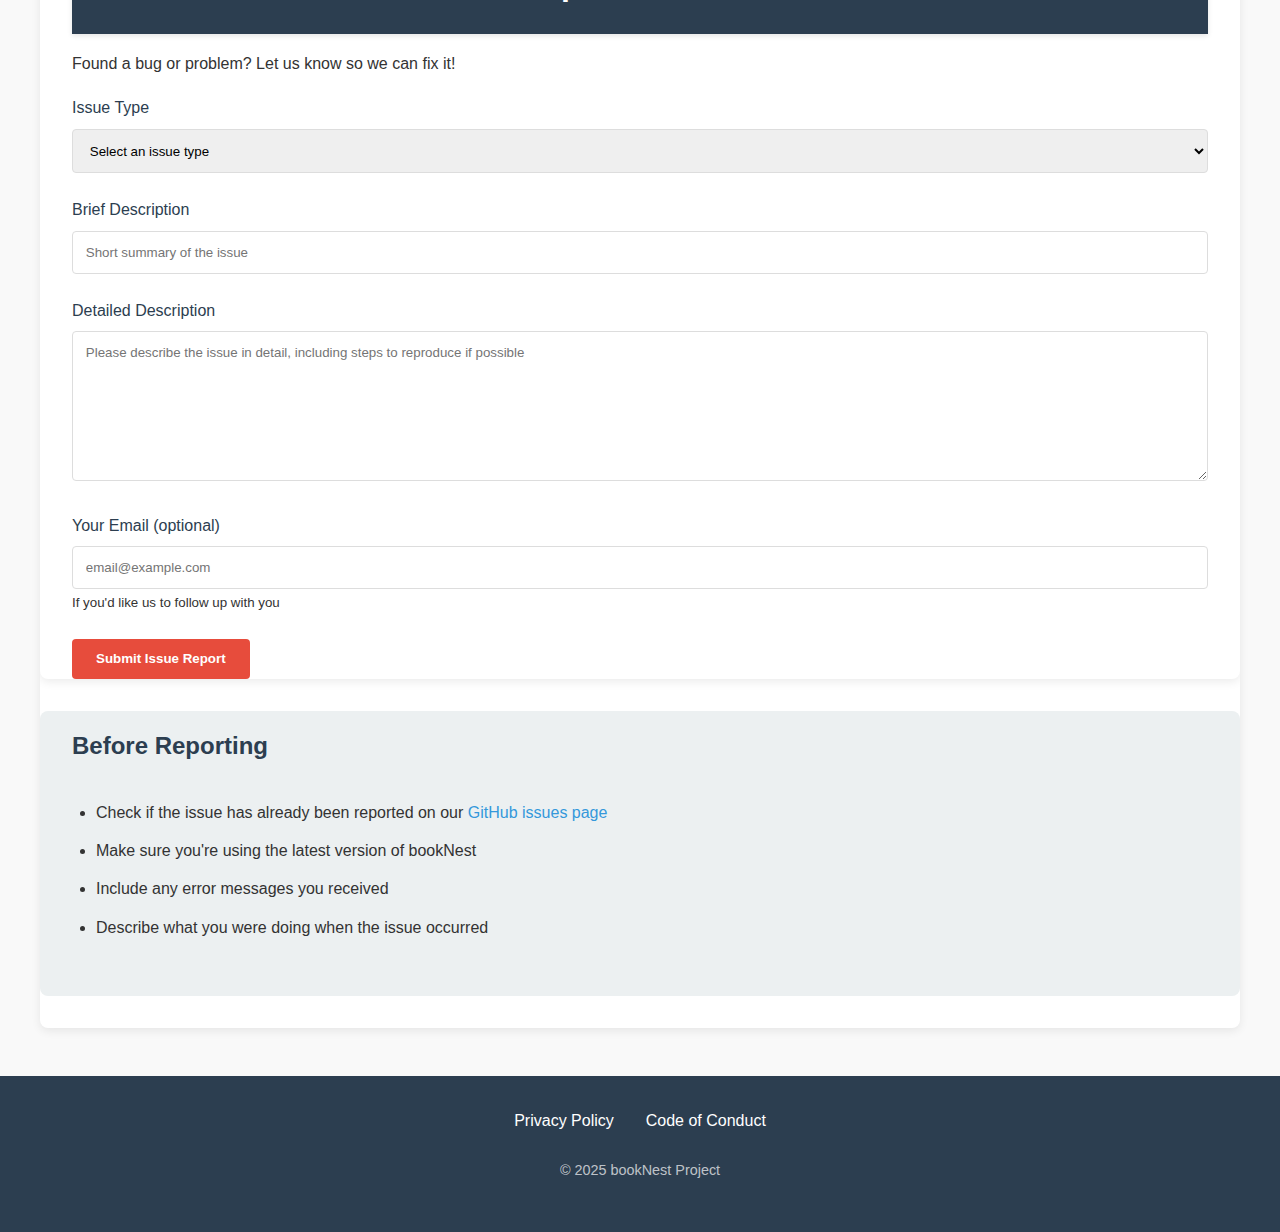
<file: html/InnovationHub.html>
<!DOCTYPE html>
<html lang="en">
<head>
    <meta charset="UTF-8">
    <meta name="viewport" content="width=device-width, initial-scale=1.0">
    <title>Report an Issue | bookNest</title>
    <link rel="stylesheet" href="../css/explore.css">
    <link rel="stylesheet" href="../css/help.css">
    <link rel="stylesheet" href="https://cdnjs.cloudflare.com/ajax/libs/font-awesome/6.0.0-beta3/css/all.min.css">
    <style>
        /* Additional styles specific to report page */
        .issue-form {
            background: white;
            padding: 2rem;
            border-radius: 8px;
            box-shadow: 0 3px 10px rgba(0,0,0,0.08);
            margin: 2rem 0;
        }
        
        .form-group {
            margin-bottom: 1.5rem;
        }
        
        label {
            display: block;
            margin-bottom: 0.5rem;
            color: var(--primary);
            font-weight: 500;
        }
        
        input[type="text"],
        input[type="email"],
        textarea,
        select {
            width: 100%;
            padding: 0.8rem;
            border: 1px solid #ddd;
            border-radius: 4px;
            font-family: 'Segoe UI', Tahoma, Geneva, Verdana, sans-serif;
        }
        
        textarea {
            min-height: 150px;
            resize: vertical;
        }
        
        .submit-btn {
            background-color: var(--accent);
            color: white;
            border: none;
            padding: 0.8rem 1.5rem;
            border-radius: 4px;
            cursor: pointer;
            font-weight: 600;
            transition: background 0.3s;
        }
        
        .submit-btn:hover {
            background-color: #c0392b;
        }
        
        .confirmation {
            display: none;
            background: var(--light);
            padding: 1.5rem;
            border-radius: 8px;
            margin-top: 2rem;
            text-align: center;
        }
        
        /* Feature Requests specific styles */
        .feature-requests {
            margin-bottom: 2rem;
            padding: 1.5rem;
            background: #f8f9fa;
            border-radius: 8px;
        }
        
        .feature-form {
            margin-top: 1.5rem;
        }
        
        .feature-form input[type="text"] {
            margin-bottom: 1rem;
            padding: 0.8rem;
            width: 100%;
        }
        
        .feature-list {
            margin-top: 2rem;
        }
        
        .feature-item {
            background: white;
            padding: 1rem;
            margin-bottom: 1rem;
            border-radius: 4px;
            box-shadow: 0 2px 4px rgba(0,0,0,0.05);
            display: flex;
            justify-content: space-between;
            align-items: center;
        }
        
        .feature-votes {
            display: flex;
            align-items: center;
        }
        
        .vote-btn {
            background: none;
            border: none;
            cursor: pointer;
            font-size: 1.2rem;
            color: #666;
            margin: 0 0.5rem;
        }
        
        .vote-count {
            min-width: 30px;
            text-align: center;
            font-weight: bold;
        }
        
        .feature-status {
            padding: 0.3rem 0.6rem;
            border-radius: 12px;
            font-size: 0.8rem;
            font-weight: bold;
        }
        
        .status-considering {
            background: #fff3cd;
            color: #856404;
        }
        
        .status-planned {
            background: #cce5ff;
            color: #004085;
        }
        
        .status-completed {
            background: #d4edda;
            color: #155724;
        }

        /* Animation for confirmation messages */
        @keyframes fadeIn {
            from { opacity: 0; transform: translateY(20px); }
            to { opacity: 1; transform: translateY(0); }
        }

        .confirmation.show {
            display: block;
            animation: fadeIn 0.5s ease-out;
        }

        .button {
            display: inline-block;
            padding: 0.5rem 1rem;
            background-color: var(--accent);
            color: white;
            border-radius: 4px;
            text-decoration: none;
            margin-top: 1rem;
            transition: background-color 0.3s;
        }

        .button:hover {
            background-color: #c0392b;
        }
    </style>
</head>
<body>
    <header>
        <div class="header-container">
            <div class="logo">
                <img src="../img/bookNest.png" alt="Logo">
                <div class="logo-text">Book<span>Nest</span></div>
            </div>
            <div class="language-selector">
                <a href="#">EN</a>
                <a href="#">ES</a>
                <a href="#">FR</a>
                <a href="#">DE</a>
                <a href="#">中文</a>
            </div>
        </div>
    </header>
    
    <nav>
        <div class="nav-container">
            <a href="index.html" class="nav-link">Home</a>
            <div class="dropdown">
                <button class="dropdown-btn">Download</button>
                <div class="dropdown-content">
                    <a href="https://github.com/maryam370/booking-system/archive/refs/heads/master.zip" download="BookNest-Windows.zip">Windows</a>
                    <a href="https://github.com/maryam370/booking-system/archive/refs/heads/master.zip" download="BookNest-Mac.zip">MacOS</a>
                    <a href="https://github.com/maryam370/booking-system/archive/refs/heads/master.zip" download="BookNest-Linux.zip">Linux</a>
                </div>
            </div>
            <a href="explore.html" class="nav-link active">Explore</a>
            <a href="help.html" class="nav-link">Need Help?</a>
            <a href="InnovationHub.html" class="nav-link">Innovation Hub</a>
            <a href="contribute.html" class="nav-link">Contribute</a>
            <a href="resources.html" class="nav-link">Resources</a>
            <a href="about.html" class="nav-link">About</a>
        </div>
    </nav>
    
    <section class="container">        
        <!-- Feature Requests Section -->
        <div class="feature-requests">
            <h2>Feature Requests</h2>
            <p>Submit and vote on feature requests to propose new functionality for our application. Your input shapes our development!</p>
            
            <div class="feature-form">
                <form id="featureRequestForm">
                    <input type="text" id="featureTitle" placeholder="Propose a new feature" required>
                    <textarea id="featureDescription" placeholder="Describe your feature in detail (optional)" rows="3"></textarea>
                    <button type="submit" class="submit-btn">Submit Feature Request</button>
                </form>
            </div>
              
            <div class="confirmation" id="featureConfirmation">
                <h3>Thank you for your feature suggestion!</h3>
                <p>We've received your feature request and will review it shortly.</p>
                <p>Your contribution helps make bookNest better for everyone.</p>
                <button onclick="resetFeatureForm()" class="button">Submit Another Feature</button>
            </div>
            
            <div class="feature-list">
                <h3>Popular Feature Requests</h3>
                
                <div class="feature-item">
                    <div>
                        <h4>Dark Mode</h4>
                        <p>A dark color scheme option for better nighttime reading</p>
                        <span class="feature-status status-completed">Completed</span>
                    </div>
                    <div class="feature-votes">
                        <button class="vote-btn" onclick="voteFeature(this, -1)">-</button>
                        <span class="vote-count">142</span>
                        <button class="vote-btn" onclick="voteFeature(this, 1)">+</button>
                    </div>
                </div>
                
                <div class="feature-item">
                    <div>
                        <h4>Offline Reading Mode</h4>
                        <p>Ability to download books for reading without internet connection</p>
                        <span class="feature-status status-planned">Planned</span>
                    </div>
                    <div class="feature-votes">
                        <button class="vote-btn" onclick="voteFeature(this, -1)">-</button>
                        <span class="vote-count">89</span>
                        <button class="vote-btn" onclick="voteFeature(this, 1)">+</button>
                    </div>
                </div>
                
                <div class="feature-item">
                    <div>
                        <h4>Reading Progress Sync</h4>
                        <p>Sync reading position across multiple devices</p>
                        <span class="feature-status status-considering">Considering</span>
                    </div>
                    <div class="feature-votes">
                        <button class="vote-btn" onclick="voteFeature(this, -1)">-</button>
                        <span class="vote-count">56</span>
                        <button class="vote-btn" onclick="voteFeature(this, 1)">+</button>
                    </div>
                </div>
                
                <div class="feature-item">
                    <div>
                        <h4>Custom Font Options</h4>
                        <p>Allow users to choose their preferred reading font</p>
                        <span class="feature-status">New</span>
                    </div>
                    <div class="feature-votes">
                        <button class="vote-btn" onclick="voteFeature(this, -1)">-</button>
                        <span class="vote-count">34</span>
                        <button class="vote-btn" onclick="voteFeature(this, 1)">+</button>
                    </div>
                </div>
            </div>
        </div>
        
        <!-- Issue Report Form -->
        <div class="issue-form">
            <h2>Report an Issue</h2>
            <p>Found a bug or problem? Let us know so we can fix it!</p>
            
            <form id="issueReportForm">
                <div class="form-group">
                    <label for="issueType">Issue Type</label>
                    <select id="issueType" required>
                        <option value="">Select an issue type</option>
                        <option value="bug">Bug/Error</option>
                        <option value="ui">User Interface Problem</option>
                        <option value="performance">Performance Issue</option>
                        <option value="other">Other</option>
                    </select>
                </div>
                
                <div class="form-group">
                    <label for="issueTitle">Brief Description</label>
                    <input type="text" id="issueTitle" placeholder="Short summary of the issue" required>
                </div>
                
                <div class="form-group">
                    <label for="issueDetails">Detailed Description</label>
                    <textarea id="issueDetails" placeholder="Please describe the issue in detail, including steps to reproduce if possible" required></textarea>
                </div>
                
                <div class="form-group">
                    <label for="userEmail">Your Email (optional)</label>
                    <input type="email" id="userEmail" placeholder="email@example.com">
                    <small>If you'd like us to follow up with you</small>
                </div>
                
                <button type="submit" class="submit-btn">Submit Issue Report</button>
            </form>
            
            <div class="confirmation" id="issueConfirmation">
                <h3>Thank you for your feedback!</h3>
                <p>We've received your issue report and will review it shortly.</p>
                <p>Your contribution helps make bookNest better for everyone.</p>
                <button onclick="resetIssueForm()" class="button">Report Another Issue</button>
            </div>
        </div>
        
        <div class="help-tips">
            <h3>Before Reporting</h3>
            <ul>
                <li>Check if the issue has already been reported on our <a href="https://github.com/maryam370/booking-system.git" target="_blank">GitHub issues page</a></li>
                <li>Make sure you're using the latest version of bookNest</li>
                <li>Include any error messages you received</li>
                <li>Describe what you were doing when the issue occurred</li>
            </ul>
        </div>
    </section>
    <footer>
        <div class="footer-container">
            <div class="footer-links">
                <a href="https://www.privacypolicies.com/generic/">Privacy Policy</a>
                <a href="https://www.contributor-covenant.org/version/2/1/code_of_conduct/">Code of Conduct</a>
            </div>
            <p class="copyright">© 2025 bookNest Project</p>
        </div>
    </footer>

    <button id="backToTop">Back to Top</button>

    <script>
        // Back to Top Button
        const backToTopButton = document.getElementById('backToTop');
        
        window.onscroll = () => {
            if (document.body.scrollTop > 100 || document.documentElement.scrollTop > 100) {
                backToTopButton.style.display = 'block';
            } else {
                backToTopButton.style.display = 'none';
            }
        };
        
        backToTopButton.addEventListener('click', () => {
            window.scrollTo({
                top: 0,
                behavior: 'smooth'
            });
        });

        // Issue Report Form Submission
        document.getElementById('issueReportForm').addEventListener('submit', function(e) {
            e.preventDefault();
            
            // Hide form and show confirmation
            this.style.display = 'none';
            const confirmation = document.getElementById('issueConfirmation');
            confirmation.classList.add('show');
            
            // Scroll to confirmation message
            confirmation.scrollIntoView({ behavior: 'smooth', block: 'nearest' });
        });
        
        // Feature Request Form Submission
        document.getElementById('featureRequestForm').addEventListener('submit', function(e) {
            e.preventDefault();
            
            // Hide form and show confirmation
            this.style.display = 'none';
            const confirmation = document.getElementById('featureConfirmation');
            confirmation.classList.add('show');
            
            // Scroll to confirmation message
            confirmation.scrollIntoView({ behavior: 'smooth', block: 'nearest' });
        });
        
        // Reset Issue Form
        function resetIssueForm() {
            const form = document.getElementById('issueReportForm');
            const confirmation = document.getElementById('issueConfirmation');
            
            form.reset();
            form.style.display = 'block';
            confirmation.classList.remove('show');
            
            // Scroll back to form
            form.scrollIntoView({ behavior: 'smooth', block: 'nearest' });
        }
        
        // Reset Feature Form
        function resetFeatureForm() {
            const form = document.getElementById('featureRequestForm');
            const confirmation = document.getElementById('featureConfirmation');
            
            form.reset();
            form.style.display = 'block';
            confirmation.classList.remove('show');
            
            // Scroll back to form
            form.scrollIntoView({ behavior: 'smooth', block: 'nearest' });
        }
        
        // Feature Voting Function
        function voteFeature(button, change) {
            const voteCountElement = button.parentElement.querySelector('.vote-count');
            let currentVotes = parseInt(voteCountElement.textContent);
            currentVotes += change;
            
            // Ensure votes don't go negative
            if (currentVotes < 0) currentVotes = 0;
            
            voteCountElement.textContent = currentVotes;
            
            // Visual feedback
            button.style.color = change > 0 ? 'green' : 'red';
            setTimeout(() => {
                button.style.color = '#666';
            }, 300);
            
            // Here you would typically send the vote to your server
        }
    </script>
</body>
</html>
</file>
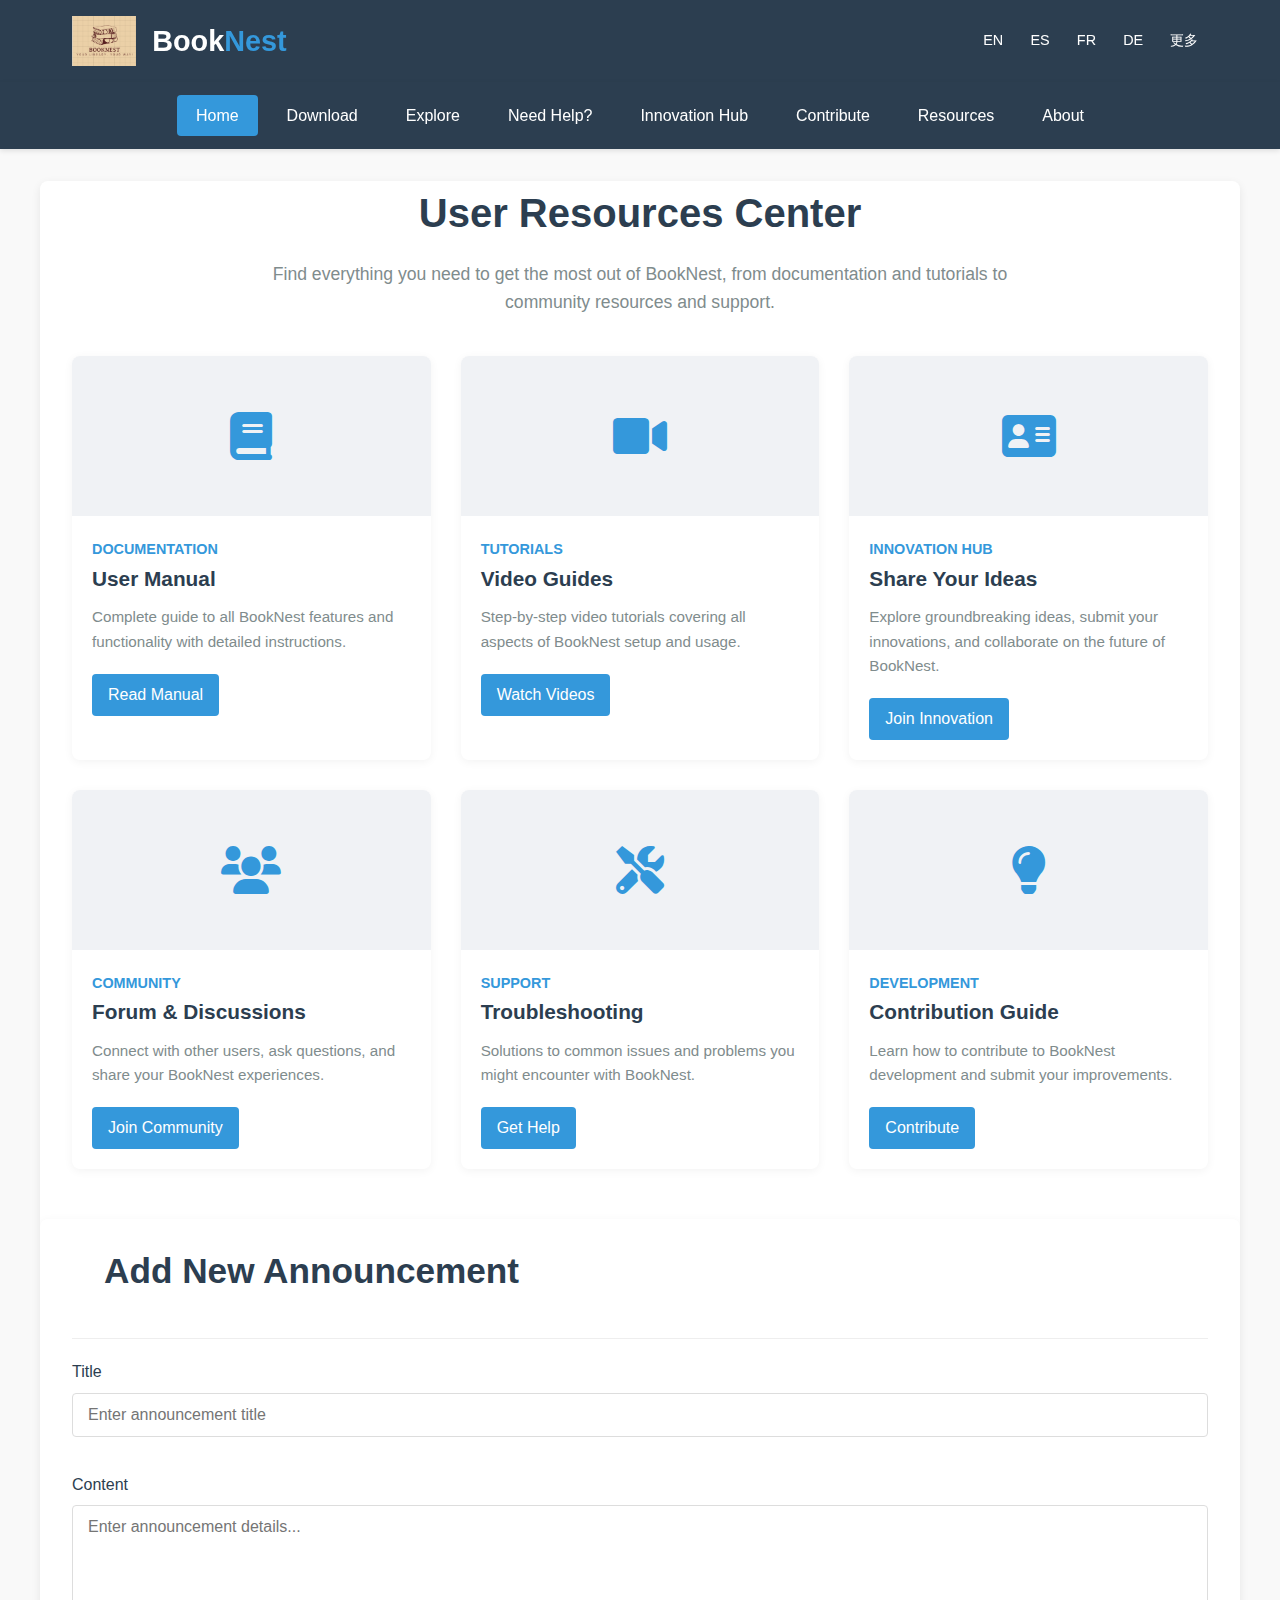
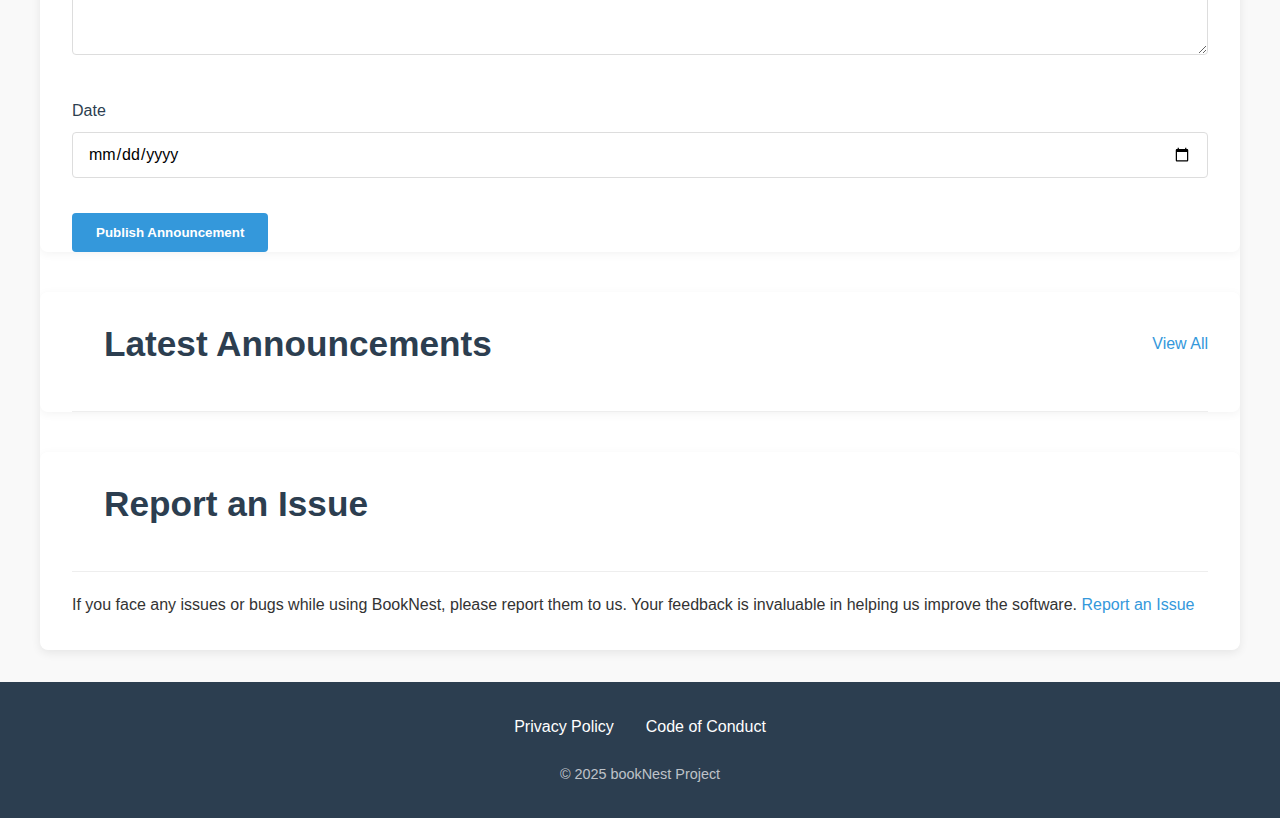
<file: html/resources.html>
<!DOCTYPE html>
<html lang="en">

<head>
    <meta charset="UTF-8">
    <meta name="viewport" content="width=device-width, initial-scale=1.0">
    <title>User Resources</title>
    <link rel="stylesheet" href="../css/resources.css">
    <link rel="stylesheet" href="https://cdnjs.cloudflare.com/ajax/libs/font-awesome/6.0.0-beta3/css/all.min.css">
</head>

<body>
    <header>
        <div class="header-container">
            <div class="logo">
                <img src="../img/bookNest.png" alt="Logo">
                <div class="logo-text">Book<span>Nest</span></div>
            </div>
            <div class="language-selector">
                <a href="#">EN</a>
                <a href="#">ES</a>
                <a href="#">FR</a>
                <a href="#">DE</a>
                <a href="#">更多</a>
            </div>
        </div>
    </header>
    <nav>
        <div class="nav-container">
            <a href="index.html" class="nav-link active">Home</a>
            <div class="dropdown">
                <button class="dropdown-btn">Download</button>
                <div class="dropdown-content">
                    <a href="https://github.com/maryam370/booking-system/archive/refs/heads/master.zip"
                        download="BookNest-Windows.zip">Download for Windows</a>
                    <a href="https://github.com/maryam370/booking-system/archive/refs/heads/master.zip"
                        download="BookNest-Mac.zip">Download for Mac</a>
                    <a href="https://github.com/maryam370/booking-system/archive/refs/heads/master.zip"
                        download="BookNest-Linux.zip">Download for Linux</a>
                </div>
            </div>
            <a href="explore.html" class="nav-link">Explore</a>
            <a href="help.html" class="nav-link">Need Help? </a>
            <a href="InnovationHub.html" class="nav-link">Innovation Hub</a>
            <a href="contribute.html" class="nav-link">Contribute</a>
            <a href="resources.html" class="nav-link">Resources</a>
            <a href="about.html" class="nav-link">About</a>
        </div>
    </nav>

    <div class="container">
        <div class="page-header">
            <h1>User Resources Center</h1>
            <p>Find everything you need to get the most out of BookNest, from documentation and tutorials to community
                resources and support.</p>
        </div>

        <!-- Resources Grid -->
        <div class="resources-grid">
            <div class="resource-card">
                <div class="resource-image">
                    <i class="fas fa-book"></i>
                </div>
                <div class="resource-content">
                    <span class="resource-category">Documentation</span>
                    <h3 class="resource-title">User Manual</h3>
                    <p class="resource-description">Complete guide to all BookNest features and functionality with
                        detailed instructions.</p>
                    <a href="explore.html" class="resource-link">Read Manual</a>
                </div>
            </div>

            <div class="resource-card">
                <div class="resource-image">
                    <i class="fas fa-video"></i>
                </div>
                <div class="resource-content">
                    <span class="resource-category">Tutorials</span>
                    <h3 class="resource-title">Video Guides</h3>
                    <p class="resource-description">Step-by-step video tutorials covering all aspects of BookNest setup
                        and usage.</p>
                    <a href="https://www.youtube.com/watch?v=gZokslmBZug" class="resource-link">Watch Videos</a>
                </div>
            </div>

            <div class="resource-card">
                <div class="resource-image">
                    <i class="fa-solid fa-address-card"></i>
                </div>
                <div class="resource-content">
                    <span class="resource-category">Innovation Hub</span>
                    <h3 class="resource-title">Share Your Ideas</h3>
                    <p class="resource-description">Explore groundbreaking ideas, submit your innovations, and
                        collaborate on the future of BookNest.</p>
                    <a href="InnovationHub.html" class="resource-link">Join Innovation</a>
                </div>
            </div>

            <div class="resource-card">
                <div class="resource-image">
                    <i class="fas fa-users"></i>
                </div>
                <div class="resource-content">
                    <span class="resource-category">Community</span>
                    <h3 class="resource-title">Forum & Discussions</h3>
                    <p class="resource-description">Connect with other users, ask questions, and share your BookNest
                        experiences.</p>
                    <a href="contribute.html" class="resource-link">Join Community</a>
                </div>
            </div>

            <div class="resource-card">
                <div class="resource-image">
                    <i class="fas fa-tools"></i>
                </div>
                <div class="resource-content">
                    <span class="resource-category">Support</span>
                    <h3 class="resource-title">Troubleshooting</h3>
                    <p class="resource-description">Solutions to common issues and problems you might encounter with
                        BookNest.</p>
                    <a href="help.html" class="resource-link">Get Help</a>
                </div>
            </div>

            <div class="resource-card">
                <div class="resource-image">
                    <i class="fas fa-lightbulb"></i>
                </div>
                <div class="resource-content">
                    <span class="resource-category">Development</span>
                    <h3 class="resource-title">Contribution Guide</h3>
                    <p class="resource-description">Learn how to contribute to BookNest development and submit your
                        improvements.</p>
                    <a href="contribute.html" class="resource-link">Contribute</a>
                </div>
            </div>
        </div>

        <!-- Add Announcement Section (for admins) -->
        <div class="add-announcement-section">
            <div class="section-header">
                <h2 class="section-title">Add New Announcement</h2>
            </div>

            <form id="announcementForm" class="announcement-form">
                <div class="form-group">
                    <label for="announcement-title">Title</label>
                    <input type="text" id="announcement-title" placeholder="Enter announcement title" required>
                </div>

                <div class="form-group">
                    <label for="announcement-content">Content</label>
                    <textarea id="announcement-content" placeholder="Enter announcement details..." required></textarea>
                </div>

                <div class="form-group">
                    <label for="announcement-date">Date</label>
                    <input type="date" id="announcement-date" required>
                </div>

                <button type="submit" class="submit-btn">Publish Announcement</button>
            </form>
        </div>


        <!-- JavaScript for Announcement Submission  -->
        <script>
            // save announcement to localStorage
            const saveAnnouncement = (title, content, date) => {
                const announcements = JSON.parse(localStorage.getItem('announcements')) || [];
                // Add new announcement at beginning of the array
                announcements.unshift({ 
                    title: title,
                    content: content,
                    date: date
                });
                localStorage.setItem('announcements', JSON.stringify(announcements));
                return announcements;
            };

            // load and display ONLY the 3 most recent announcements
            const loadAnnouncements = () => {
                const announcements = JSON.parse(localStorage.getItem('announcements')) || [];
                const announcementList = document.querySelector('.announcement-list');

                // Remove ALL existing announcements
                announcementList.innerHTML = '';

                // Get only the 3 most recent announcements
                const latestAnnouncements = announcements.slice(0, 3);

                // Add them to the list
                latestAnnouncements.forEach(announcement => {
                    const formattedDate = new Date(announcement.date).toLocaleDateString('en-US', {
                        year: 'numeric',
                        month: 'long',
                        day: 'numeric'
                    });

                    const newAnnouncement = document.createElement('li');
                    newAnnouncement.className = 'announcement-item';
                    newAnnouncement.innerHTML = `
                        <div class="announcement-date">${formattedDate}</div>
                        <h3 class="announcement-title">${announcement.title}</h3>
                        <p class="announcement-content">${announcement.content}</p>
                    `;
                    announcementList.appendChild(newAnnouncement);
                });
            };

            // Load announcements when page loads
            document.addEventListener('DOMContentLoaded', loadAnnouncements);

            // Handle form submission
            document.getElementById('announcementForm').addEventListener('submit', (event) => {
                event.preventDefault();

                const title = document.getElementById('announcement-title').value;
                const content = document.getElementById('announcement-content').value;
                const date = document.getElementById('announcement-date').value;

                if (!title || !content || !date) {
                    alert('Please fill all fields');
                    return;
                }

                saveAnnouncement(title, content, date);
                loadAnnouncements();
                e.target.reset();
            });
        </script>

        <!-- Announcements Section -->
        <div class="announcements-section">
            <div class="section-header">
                <h2 class="section-title">Latest Announcements</h2>
                <a href="announcements.html" class="view-all">View All</a>
            </div>

            <ul class="announcement-list">
                <li class="announcement-item hardcoded">
                    <div class="announcement-date">June 18, 2023</div>
                    <h3 class="announcement-title">BookNest 2.1 Release</h3>
                    <p class="announcement-content">We're excited to announce the release of BookNest 2.1 with new
                        features and improvements...</p>
                </li>

                <li class="announcement-item hardcoded">
                    <div class="announcement-date">June 15, 2023</div>
                    <h3 class="announcement-title">Scheduled Maintenance</h3>
                    <p class="announcement-content">There will be scheduled maintenance on June 20th from 2:00-4:00 AM
                        UTC...</p>
                </li>

                <li class="announcement-item hardcoded">
                    <div class="announcement-date">June 10, 2023</div>
                    <h3 class="announcement-title">Community Meetup</h3>
                    <p class="announcement-content">Join our virtual community meetup on June 25th to discuss upcoming
                        features...</p>
                </li>
            </ul>
        </div>

        <!-- Issue Reporting Section -->
        <div class="issue-reporting">
            <div class="section-header">
                <h2 class="section-title">Report an Issue</h2>
            </div>

            <p>
                If you face any issues or bugs while using BookNest, please report them to us. Your feedback is
                invaluable in helping us improve the software.
                <a href="InnovationHub.html">Report an Issue</a>
            </p>
        </div>
    </div>

    <button id="backToTop">Back to Top</button>

    <script>
        // JavaScript for Back to Top Button
        const backToTopButton = document.getElementById('backToTop');

        window.onscroll = () => {
            if (document.body.scrollTop > 100 || document.documentElement.scrollTop > 100) {
                backToTopButton.style.display = 'block';
            } else {
                backToTopButton.style.display = 'none';
            }
        };

        backToTopButton.addEventListener('click', () => {
            window.scrollTo({
                top: 0,
                behavior: 'smooth'
            });
        });
    </script>

    <footer>
        <div class="footer-container">
            <div class="footer-links">
                <a href="https://www.privacypolicies.com/generic/">Privacy Policy</a>
                <a href="https://www.contributor-covenant.org/version/2/1/code_of_conduct/">Code of Conduct</a>
            </div>
            <p class="copyright">© 2025 bookNest Project</p>
        </div>
    </footer>

</body>

</html>
</file>
<file: css/home.css>
:root {
    --primary: #2c3e50;
    --secondary: #3498db;
    --accent: #e74c3c;
    --light: #ecf0f1;
    --dark: #2c3e50;
    --text: #333;
    --text-light: #7f8c8d;
}

* {
    margin: 0;
    padding: 0;
    box-sizing: border-box;
}

body {
    font-family: 'Segoe UI', Tahoma, Geneva, Verdana, sans-serif;
    line-height: 1.6;
    color: var(--text);
    background-color: #f9f9f9;
}

header {
    background: linear-gradient(135deg, var(--primary), var(--dark));
    color: white;
    padding: 1rem 0;
    position: sticky;
    top: 0;
    z-index: 100;
    box-shadow: 0 2px 10px rgba(0,0,0,0.1);
}

.header-container {
    display: flex;
    justify-content: space-between;
    align-items: center;
    max-width: 1200px;
    margin: 0 auto;
    padding: 0 2rem;
}

.logo {
    display: flex;
    align-items: center;
    gap: 1rem;
}

.logo img {
    height: 50px;
}

.logo-text {
    font-size: 1.8rem;
    font-weight: 700;
}

.logo-text span {
    color: var(--secondary);
}

.language-selector {
    display: flex;
    gap: 0.5rem;
}

.language-selector a {
    color: white;
    text-decoration: none;
    font-size: 0.9rem;
    padding: 0.3rem 0.6rem;
    border-radius: 3px;
    transition: background 0.3s;
}

.language-selector a:hover {
    background: rgba(255,255,255,0.2);
}

nav {
    background-color: var(--dark);
    padding: 0.8rem 0;
    box-shadow: 0 2px 5px rgba(0,0,0,0.1);
}

.nav-container {
    display: flex;
    justify-content: center;
    max-width: 1200px;
    margin: 0 auto;
    padding: 0 2rem;
}

.nav-link {
    color: white;
    text-decoration: none;
    padding: 0.5rem 1.2rem;
    margin: 0 0.3rem;
    border-radius: 4px;
    transition: all 0.3s;
    font-weight: 500;
}

.nav-link:hover, .nav-link.active {
    background-color: var(--secondary);
    color: white;
}

.dropdown {
    position: relative;
    display: inline-block;
}

.dropdown-btn {
    background-color: transparent;
    color: white;
    border: none;
    padding: 0.5rem 1.2rem;
    margin: 0 0.3rem;
    font-size: 1rem;
    font-weight: 500;
    cursor: pointer;
    border-radius: 4px;
    transition: all 0.3s;
}

.dropdown-btn:hover {
    background-color: var(--secondary);
}

.dropdown-content {
    display: none;
    position: absolute;
    background-color: white;
    min-width: 200px;
    box-shadow: 0 8px 16px rgba(0,0,0,0.1);
    z-index: 1;
    border-radius: 4px;
    overflow: hidden;
}

.dropdown-content a {
    color: var(--text);
    padding: 0.8rem 1rem;
    text-decoration: none;
    display: block;
    transition: background 0.2s;
}

.dropdown-content a:hover {
    background-color: var(--light);
    color: var(--secondary);
}

.dropdown:hover .dropdown-content {
    display: block;
}

main {
    max-width: 1200px;
    margin: 2rem auto;
    padding: 0 2rem;
}

.hero {
    display: flex;
    align-items: center;
    gap: 3rem;
    margin-bottom: 3rem;
}

.hero-content {
    flex: 1;
}

.hero h1 {
    font-size: 2.5rem;
    margin-bottom: 1.5rem;
    color: var(--dark);
}

.hero p {
    font-size: 1.1rem;
    margin-bottom: 2rem;
    color: var(--text-light);
}

.cta-button {
    display: inline-block;
    background-color: var(--secondary);
    color: white;
    padding: 0.8rem 1.8rem;
    border-radius: 4px;
    text-decoration: none;
    font-weight: 600;
    transition: background 0.3s;
}

.cta-button:hover {
    background-color: #2980b9;
}

.hero-image {
    flex: 1;
    border-radius: 8px;
    overflow: hidden;
    box-shadow: 0 5px 15px rgba(0,0,0,0.1);
}

.hero-image img {
    width: 100%;
    height: auto;
    display: block;
}

.explore {
    display: grid;
    grid-template-columns: repeat(auto-fit, minmax(300px, 1fr));
    gap: 2rem;
    margin: 3rem 0;
}

.explore-card {
    background: white;
    border-radius: 8px;
    padding: 2rem;
    box-shadow: 0 3px 10px rgba(0,0,0,0.08);
    transition: transform 0.3s, box-shadow 0.3s;
}

.explore-card:hover {
    transform: translateY(-5px);
    box-shadow: 0 10px 20px rgba(0,0,0,0.1);
}

.explore-icon {
    font-size: 2.5rem;
    color: var(--secondary);
    margin-bottom: 1.5rem;
}

.explore-card h3 {
    font-size: 1.3rem;
    margin-bottom: 1rem;
    color: var(--dark);
}

.explore-card p {
    color: var(--text-light);
    margin-bottom: 1.5rem;
}

.explore-link {
    color: var(--secondary);
    text-decoration: none;
    font-weight: 600;
    display: inline-flex;
    align-items: center;
}

.explore-link i {
    margin-left: 0.5rem;
    transition: transform 0.3s;
}

.explore-link:hover i {
    transform: translateX(3px);
}

.download-section {
    background: linear-gradient(135deg, var(--primary), var(--dark));
    padding: 3rem;
    border-radius: 8px;
    text-align: center;
    margin: 3rem 0;
    color: white;
}

.download-section h2 {
    font-size: 2rem;
    margin-bottom: 1rem;
}

.download-section p {
    margin-bottom: 2rem;
    max-width: 700px;
    margin-left: auto;
    margin-right: auto;
}

.download-dropdown {
    display: inline-block;
    margin-top: 1rem;
}

.download-btn {
    background-color: var(--accent);
    color: white;
    border: none;
    padding: 0.8rem 2rem;
    font-size: 1.1rem;
    border-radius: 4px;
    cursor: pointer;
    transition: background 0.3s;
    font-weight: 600;
}

.download-btn:hover {
    background-color: #c0392b;
}

.news-section img {
    max-width: 250px; /* Ensures the image is responsive */
    height: 600px; /* Adjust based on your design */
    object-fit: contain; /* Ensures full image is visible */
    display: block; /* Makes margin auto work */
    margin: 0 auto; /* Centers the image horizontally */
}


.news-section h2 {
    font-size: 2rem;
    margin-bottom: 2rem;
    color: var(--dark);
    text-align: center;
}

.news-grid {
    display: grid;
    grid-template-columns: repeat(auto-fit, minmax(350px, 1fr));
    gap: 2rem;
}

.news-card {
    background: white;
    border-radius: 8px;
    overflow: hidden;
    box-shadow: 0 3px 10px rgba(0,0,0,0.08);
}

.news-image {
    height: 200px;
    overflow: hidden;
}

.news-image img {
    width: 100%;
    height: 100%;
    object-fit: cover;
    transition: transform 0.5s;
}

.news-card:hover .news-image img {
    transform: scale(1.05);
}

.news-content {
    padding: 1.5rem;
}

.news-date {
    color: var(--text-light);
    font-size: 0.9rem;
    margin-bottom: 0.5rem;
}

.news-card h3 {
    font-size: 1.3rem;
    margin-bottom: 1rem;
    color: var(--dark);
}

.news-card p {
    color: var(--text-light);
    margin-bottom: 1.5rem;
}

.read-more {
    color: var(--secondary);
    text-decoration: none;
    font-weight: 600;
}

.help-section {
    background-color: var(--light);
    padding: 3rem;
    border-radius: 8px;
    margin: 3rem 0;
    text-align: center;
}

.help-section h2 {
    font-size: 2rem;
    margin-bottom: 1rem;
    color: var(--dark);
}

.help-section p {
    max-width: 700px;
    margin: 0 auto 2rem;
    color: var(--text-light);
}

.social-links {
    display: flex;
    justify-content: center;
    gap: 1.5rem;
    margin-top: 2rem;
}

.social-link {
    display: inline-flex;
    align-items: center;
    justify-content: center;
    width: 50px;
    height: 50px;
    background-color: var(--primary);
    color: white;
    border-radius: 50%;
    font-size: 1.3rem;
    transition: transform 0.3s, background 0.3s;
}

.social-link:hover {
    transform: translateY(-3px);
    background-color: var(--secondary);
}

footer {
    background-color: var(--dark);
    color: white;
    padding: 2rem 0;
    text-align: center;
}

.footer-container {
    max-width: 1200px;
    margin: 0 auto;
    padding: 0 2rem;
}

.footer-links {
    display: flex;
    justify-content: center;
    gap: 2rem;
    margin-bottom: 1.5rem;
}

.footer-links a {
    color: white;
    text-decoration: none;
    transition: color 0.3s;
}

.footer-links a:hover {
    color: var(--secondary);
}

.copyright {
    color: rgba(255,255,255,0.7);
    font-size: 0.9rem;
}

@media (max-width: 768px) {
    .header-container {
        flex-direction: column;
        gap: 1rem;
    }
    
    .hero {
        flex-direction: column;
    }
    
    .nav-container {
        flex-wrap: wrap;
    }
    
    .explore {
        grid-template-columns: 1fr;
    }
}

/* Download Button Styles */
.down2 {
    position: relative;
    display: inline-block;
  }
  
  .down2 .dropdown-btn {
    background: #3498db;
    color: white;
    padding: 10px 20px;
    border: none;
    border-radius: 5px;
    font-size: 16px;
    font-weight: 500;
    cursor: pointer;
    transition: all 0.3s ease;
    box-shadow: 0 2px 5px rgba(0,0,0,0.1);
  }
  
  .down2 .dropdown-btn:hover {
    background: #2980b9;
    transform: translateY(-1px);
    box-shadow: 0 4px 8px rgba(0,0,0,0.15);
  }
  
  .down2 .dropdown-content {
    display: none;
    position: absolute;
    background: white;
    min-width: 200px;
    border-radius: 5px;
    box-shadow: 0 4px 12px rgba(0,0,0,0.1);
    z-index: 1;
    margin-top: 5px;
    overflow: hidden;
  }
  
  .down2:hover .dropdown-content {
    display: block;
  }
  
  .down2 .dropdown-content a {
    color: #2c3e50;
    padding: 10px 15px;
    text-decoration: none;
    display: block;
    transition: background 0.2s;
  }
  
  .down2 .dropdown-content a:hover {
    background: #f8f9fa;
    color: #3498db;
  }
</file>
<file: css/explore.css>
/* Book Nest - Explore Page Styles (Matching Homepage Theme) */
:root {
    --primary: #2c3e50;
    --secondary: #3498db;
    --accent: #e74c3c;
    --light: #ecf0f1;
    --dark: #2c3e50;
    --text: #333;
    --text-light: #7f8c8d;
}

* {
    margin: 0;
    padding: 0;
    box-sizing: border-box;
}

body {
    font-family: 'Segoe UI', Tahoma, Geneva, Verdana, sans-serif;
    line-height: 1.6;
    color: var(--text);
    background-color: #f9f9f9;
}

/* Navigation - With Home Icon */
nav {
    background: linear-gradient(135deg, var(--primary), var(--dark));
    padding: 0.8rem 0;
    box-shadow: 0 2px 5px rgba(0,0,0,0.1);
    position: sticky;
    top: 0;
    z-index: 100;
}

.nav-container {
    display: flex;
    justify-content: center;
    align-items: center;
    max-width: 1200px;
    margin: 0 auto;
    padding: 0 2rem;
}

.home-icon {
    color: white;
    text-decoration: none;
    font-size: 1.5rem;
    margin-right: 1rem;
    display: flex;
    align-items: center;
    transition: transform 0.3s;
}

.home-icon:hover {
    transform: scale(1.1);
}

.nav-link {
    color: white;
    text-decoration: none;
    padding: 0.5rem 1.2rem;
    margin: 0 0.3rem;
    border-radius: 4px;
    transition: all 0.3s;
    font-weight: 500;
}

.nav-link:hover, .nav-link.active {
    background-color: var(--secondary);
    color: white;
}

.dropdown {
    position: relative;
    display: inline-block;
}

.dropdown-btn {
    background-color: transparent;
    color: white;
    border: none;
    padding: 0.5rem 1.2rem;
    margin: 0 0.3rem;
    font-size: 1rem;
    font-weight: 500;
    cursor: pointer;
    border-radius: 4px;
    transition: all 0.3s;
}

.dropdown-btn:hover {
    background-color: var(--secondary);
}

.dropdown-content {
    display: none;
    position: absolute;
    background-color: white;
    min-width: 200px;
    box-shadow: 0 8px 16px rgba(0,0,0,0.1);
    z-index: 1;
    border-radius: 4px;
    overflow: hidden;
}

.dropdown-content a {
    color: var(--text);
    padding: 0.8rem 1rem;
    text-decoration: none;
    display: block;
    transition: background 0.2s;
}

.dropdown-content a:hover {
    background-color: var(--light);
    color: var(--secondary);
}

.dropdown:hover .dropdown-content {
    display: block;
}

/* Main Content Container */
.container {
    max-width: 1200px;
    margin: 2rem auto;
    padding: 0;
    background: white;
    border-radius: 8px;
    box-shadow: 0 3px 10px rgba(0,0,0,0.08);
    overflow: hidden;
}

/* Page Header with Gradient Background */
.container h2 {
    background: linear-gradient(135deg, var(--primary), var(--dark));
    color: white;
    padding: 1.5rem 2rem;
    margin: 0;
    font-size: 2rem;
    text-align: center;
    box-shadow: 0 2px 5px rgba(0,0,0,0.1);
}

/* Content Area Padding */
.container > *:not(h2) {
    padding: 0 2rem;
}

.container > *:last-child {
    padding-bottom: 2rem;
}

/* Typography */
h3 {
    font-size: 1.5rem;
    margin: 2rem 0 1.5rem;
    color: var(--primary);
    padding-bottom: 0.5rem;
    border-bottom: 2px solid var(--light);
    padding-top: 1rem;
}

h4 {
    font-size: 1.3rem;
    margin: 1.5rem 0 1rem;
    color: var(--primary);
}

p {
    margin: 1rem 0;
    color: var(--text);
    line-height: 1.8;
}

/* Lists */
ol, ul {
    margin: 1rem 0 1.5rem 2rem;
    color: var(--text);
}

li {
    margin-bottom: 0.7rem;
}

/* Links */
a {
    color: var(--secondary);
    text-decoration: none;
    transition: color 0.3s;
    font-weight: 500;
}

a:hover {
    color: var(--accent);
    text-decoration: underline;
}

/* Feature Grid with Images */
.feature-grid {
    display: grid;
    grid-template-columns: repeat(auto-fit, minmax(300px, 1fr));
    gap: 2.5rem;
    margin: 3rem 0;
}

.feature-item {
    background: white;
    border-radius: 10px;
    padding: 1.8rem;
    box-shadow: 0 4px 15px rgba(0,0,0,0.08);
    transition: all 0.3s ease;
    border-top: 4px solid var(--secondary);
    display: flex;
    flex-direction: column;
}

.feature-item:hover {
    transform: translateY(-8px);
    box-shadow: 0 12px 25px rgba(0,0,0,0.12);
}

.feature-img-container {
    height: 200px;
    display: flex;
    align-items: center;
    justify-content: center;
    margin-bottom: 1.5rem;
    border-radius: 8px;
    overflow: hidden;
    box-shadow: 0 4px 12px rgba(0,0,0,0.1);
    background-color: #f5f5f5;
    transition: all 0.3s ease;
}

.feature-img {
    max-width: 100%;
    max-height: 100%;
    object-fit: contain;
    transition: transform 0.5s ease;
}

.feature-item:hover .feature-img {
    transform: scale(1.05);
}

.feature-item:hover .feature-img-container {
    box-shadow: 0 8px 20px rgba(0,0,0,0.15);
}

.feature-item h4 {
    color: var(--primary);
    font-size: 1.4rem;
    margin: 1rem 0 0.8rem;
    font-weight: 600;
}

.feature-item p {
    color: var(--text-light);
    line-height: 1.7;
    margin-bottom: 0;
}

/* Button Styles */
.button {
    display: inline-block;
    background-color: var(--secondary);
    color: white;
    padding: 0.8rem 1.5rem;
    border-radius: 4px;
    text-decoration: none;
    font-weight: 600;
    transition: background 0.3s;
}

.button:hover {
    background-color: #2980b9;
}

/* Back to Top Button */
#backToTop {
    display: none;
    position: fixed;
    bottom: 30px;
    right: 30px;
    background-color: var(--accent);
    color: white;
    border: none;
    border-radius: 4px;
    padding: 0.8rem 1rem;
    font-size: 1rem;
    cursor: pointer;
    box-shadow: 0 2px 10px rgba(0,0,0,0.2);
    transition: all 0.3s;
    z-index: 99;
}

#backToTop:hover {
    background-color: #c0392b;
    transform: translateY(-3px);
}

/* Footer */
footer {
    background-color: var(--dark);
    color: white;
    padding: 2rem 0;
    text-align: center;
    margin-top: 3rem;
}

.footer-links {
    display: flex;
    justify-content: center;
    gap: 2rem;
    margin-bottom: 1.5rem;
}

.footer-links a {
    color: white;
    text-decoration: none;
    transition: color 0.3s;
}

.footer-links a:hover {
    color: var(--secondary);
}

.copyright {
    color: rgba(255,255,255,0.7);
    font-size: 0.9rem;
}

/* Responsive Design */
@media (max-width: 900px) {
    .feature-grid {
        gap: 2rem;
    }
    
    .feature-item {
        padding: 1.5rem;
    }
}

@media (max-width: 768px) {
    .nav-container {
        flex-wrap: wrap;
    }
    
    .container {
        margin: 1rem;
        border-radius: 0;
    }
    
    .feature-grid {
        grid-template-columns: 1fr;
        gap: 1.8rem;
    }
    
    #backToTop {
        bottom: 20px;
        right: 20px;
        padding: 0.6rem 0.8rem;
    }
}

@media (max-width: 600px) {
    .container h2 {
        font-size: 1.8rem;
        padding: 1.2rem 1rem;
    }
    
    h3 {
        font-size: 1.3rem;
    }
    
    ol, ul {
        margin-left: 1.5rem;
    }
    
    .container > *:not(h2) {
        padding: 0 1rem;
    }
    
    .container > *:last-child {
        padding-bottom: 1.5rem;
    }
    
    .home-icon {
        margin-right: 0.5rem;
        font-size: 1.3rem;
    }
    
    .feature-img-container {
        height: 180px;
    }
}

@media (max-width: 480px) {
    .feature-item {
        padding: 1.3rem;
    }
    
    .feature-img-container {
        height: 160px;
    }
}
/* Add these to your existing explore.css */

/* Form Styles */
.issue-form {
    background: white;
    padding: 2rem;
    border-radius: 8px;
    box-shadow: 0 3px 10px rgba(0,0,0,0.08);
    margin: 2rem 0;
}

.form-group {
    margin-bottom: 1.5rem;
}

label {
    display: block;
    margin-bottom: 0.5rem;
    color: var(--primary);
    font-weight: 500;
}

input[type="text"],
input[type="email"],
textarea,
select {
    width: 100%;
    padding: 0.8rem;
    border: 1px solid #ddd;
    border-radius: 4px;
    font-family: 'Segoe UI', Tahoma, Geneva, Verdana, sans-serif;
}

textarea {
    min-height: 150px;
    resize: vertical;
}

.submit-btn {
    background-color: var(--accent);
    color: white;
    border: none;
    padding: 0.8rem 1.5rem;
    border-radius: 4px;
    cursor: pointer;
    font-weight: 600;
    transition: background 0.3s;
}

.submit-btn:hover {
    background-color: #c0392b;
}

.confirmation {
    display: none;
    background: var(--light);
    padding: 1.5rem;
    border-radius: 8px;
    margin-top: 2rem;
    text-align: center;
}

.help-tips {
    background-color: var(--light);
    padding: 1.5rem;
    border-radius: 8px;
    margin: 2rem 0;
}

.help-tips ul {
    margin-left: 1.5rem;
}

.help-tips li {
    margin-bottom: 0.8rem;
}
</file>
<file: css/help.css>
/* Original Project CSS */
:root {
    --primary: #2c3e50;
    --secondary: #3498db;
    --accent: #e74c3c;
    --light: #ecf0f1;
    --dark: #2c3e50;
    --text: #333;
    --text-light: #7f8c8d;
}

* {
    margin: 0;
    padding: 0;
    box-sizing: border-box;
}

body {
    font-family: 'Segoe UI', Tahoma, Geneva, Verdana, sans-serif;
    line-height: 1.6;
    color: var(--text);
    background-color: #f9f9f9;
}

header {
    background: linear-gradient(135deg, var(--primary), var(--dark));
    color: white;
    padding: 1rem 0;
    position: sticky;
    top: 0;
    z-index: 100;
    box-shadow: 0 2px 10px rgba(0,0,0,0.1);
}

.header-container {
    display: flex;
    justify-content: space-between;
    align-items: center;
    max-width: 1200px;
    margin: 0 auto;
    padding: 0 2rem;
}

.logo {
    display: flex;
    align-items: center;
    gap: 1rem;
}

.logo img {
    height: 50px;
}

.logo-text {
    font-size: 1.8rem;
    font-weight: 700;
}

.logo-text span {
    color: var(--secondary);
}

.language-selector {
    display: flex;
    gap: 0.5rem;
}

.language-selector a {
    color: white;
    text-decoration: none;
    font-size: 0.9rem;
    padding: 0.3rem 0.6rem;
    border-radius: 3px;
    transition: background 0.3s;
}

.language-selector a:hover {
    background: rgba(255,255,255,0.2);
}

nav {
    background-color: var(--dark);
    padding: 0.8rem 0;
    box-shadow: 0 2px 5px rgba(0,0,0,0.1);
}

.nav-container {
    display: flex;
    justify-content: center;
    max-width: 1200px;
    margin: 0 auto;
    padding: 0 2rem;
}

.nav-link {
    color: white;
    text-decoration: none;
    padding: 0.5rem 1.2rem;
    margin: 0 0.3rem;
    border-radius: 4px;
    transition: all 0.3s;
    font-weight: 500;
}

.nav-link:hover, .nav-link.active {
    background-color: var(--secondary);
    color: white;
}

.dropdown {
    position: relative;
    display: inline-block;
}

.dropdown-btn {
    background-color: transparent;
    color: white;
    border: none;
    padding: 0.5rem 1.2rem;
    margin: 0 0.3rem;
    font-size: 1rem;
    font-weight: 500;
    cursor: pointer;
    border-radius: 4px;
    transition: all 0.3s;
}

.dropdown-btn:hover {
    background-color: var(--secondary);
}

.dropdown-content {
    display: none;
    position: absolute;
    background-color: white;
    min-width: 200px;
    box-shadow: 0 8px 16px rgba(0,0,0,0.1);
    z-index: 1;
    border-radius: 4px;
    overflow: hidden;
}

.dropdown-content a {
    color: var(--text);
    padding: 0.8rem 1rem;
    text-decoration: none;
    display: block;
    transition: background 0.2s;
}

.dropdown-content a:hover {
    background-color: var(--light);
    color: var(--secondary);
}

.dropdown:hover .dropdown-content {
    display: block;
}

/* Help Page Specific Styles */
.help-container {
    max-width: 1200px;
    margin: 2rem auto;
    padding: 0 2rem;
}

.help-section {
    background: white;
    border-radius: 8px;
    padding: 2rem;
    margin-bottom: 2rem;
    box-shadow: 0 3px 10px rgba(0,0,0,0.08);
}

.help-section h2 {
    color: var(--dark);
    margin-bottom: 1rem;
    font-size: 1.8rem;
}

.help-section h3 {
    color: var(--secondary);
    margin: 1.5rem 0 0.5rem;
}

.faq-item {
    margin-bottom: 1.5rem;
    padding-bottom: 1rem;
    border-bottom: 1px solid var(--light);
}

.back-to-top {
    display: block;
    text-align: center;
    margin-top: 2rem;
    color: var(--secondary);
    text-decoration: none;
}

@media (max-width: 768px) {
    .nav-container {
        flex-wrap: wrap;
    }
    
    .nav-link {
        padding: 0.5rem 0.8rem;
        font-size: 0.9rem;
    }
}
.faq-category {
    margin-bottom: 2.5rem;
}

.faq-category h3 {
    background-color: var(--light);
    padding: 0.8rem 1rem;
    border-radius: 4px;
    color: var(--dark);
    display: flex;
    align-items: center;
    gap: 10px;
}

.faq-category h3 i {
    color: var(--secondary);
}

.faq-grid {
    display: grid;
    grid-template-columns: 1fr;
    gap: 1rem;
    margin-top: 1rem;
}

.faq-card {
    background: white;
    border-radius: 6px;
    padding: 1.2rem;
    box-shadow: 0 2px 5px rgba(0,0,0,0.05);
    border-left: 3px solid var(--secondary);
}

.faq-question {
    font-weight: 600;
    color: var(--dark);
    margin-bottom: 0.5rem;
    display: flex;
    align-items: flex-start;
    gap: 8px;
}

.faq-question i {
    color: var(--secondary);
    margin-top: 3px;
}

.faq-answer {
    color: var(--text);
    padding-left: 24px;
}

.faq-answer a {
    color: var(--secondary);
    text-decoration: none;
}

.faq-answer a:hover {
    text-decoration: underline;
}
</file>
<file: css/resources.css>
/* Book Nest - Explore Page Styles (Matching Homepage Theme) */
:root {
    --primary: #2c3e50;
    --secondary: #3498db;
    --accent: #e74c3c;
    --light: #ecf0f1;
    --dark: #2c3e50;
    --text: #333;
    --text-light: #7f8c8d;
}

* {
    margin: 0;
    padding: 0;
    box-sizing: border-box;
}

body {
    font-family: 'Segoe UI', Tahoma, Geneva, Verdana, sans-serif;
    line-height: 1.6;
    color: var(--text);
    background-color: #f9f9f9;
}

/* Header */
header {
    background: linear-gradient(135deg, var(--primary), var(--dark));
    color: white;
    padding: 1rem 0;
    position: sticky;
    top: 0;
    z-index: 100;
    box-shadow: 0 2px 10px rgba(0,0,0,0.1);
}

.header-container {
    display: flex;
    justify-content: space-between;
    align-items: center;
    max-width: 1200px;
    margin: 0 auto;
    padding: 0 2rem;
}

.logo {
    display: flex;
    align-items: center;
    gap: 1rem;
}

.logo img {
    height: 50px;
}

.logo-text {
    font-size: 1.8rem;
    font-weight: 700;
}

.logo-text span {
    color: var(--secondary);
}

.language-selector {
    display: flex;
    gap: 0.5rem;
}

.language-selector a {
    color: white;
    text-decoration: none;
    font-size: 0.9rem;
    padding: 0.3rem 0.6rem;
    border-radius: 3px;
    transition: background 0.3s;
}

.language-selector a:hover {
    background: rgba(255,255,255,0.2);
}

/* Navigation - With Home Icon */
nav {
    background: linear-gradient(135deg, var(--primary), var(--dark));
    padding: 0.8rem 0;
    box-shadow: 0 2px 5px rgba(0, 0, 0, 0.1);
    position: sticky;
    top: 0;
    z-index: 100;
}

.nav-container {
    display: flex;
    justify-content: center;
    align-items: center;
    max-width: 1200px;
    margin: 0 auto;
    padding: 0 2rem;
}

.home-icon {
    color: white;
    text-decoration: none;
    font-size: 1.5rem;
    margin-right: 1rem;
    display: flex;
    align-items: center;
    transition: transform 0.3s;
}

.home-icon:hover {
    transform: scale(1.1);
}

.nav-link {
    color: white;
    text-decoration: none;
    padding: 0.5rem 1.2rem;
    margin: 0 0.3rem;
    border-radius: 4px;
    transition: all 0.3s;
    font-weight: 500;
}

.nav-link:hover,
.nav-link.active {
    background-color: var(--secondary);
    color: white;
}

.dropdown {
    position: relative;
    display: inline-block;
}

.dropdown-btn {
    background-color: transparent;
    color: white;
    border: none;
    padding: 0.5rem 1.2rem;
    margin: 0 0.3rem;
    font-size: 1rem;
    font-weight: 500;
    cursor: pointer;
    border-radius: 4px;
    transition: all 0.3s;
}

.dropdown-btn:hover {
    background-color: var(--secondary);
}

.dropdown-content {
    display: none;
    position: absolute;
    background-color: white;
    min-width: 200px;
    box-shadow: 0 8px 16px rgba(0, 0, 0, 0.1);
    z-index: 1;
    border-radius: 4px;
    overflow: hidden;
}

.dropdown-content a {
    color: var(--text);
    padding: 0.8rem 1rem;
    text-decoration: none;
    display: block;
    transition: background 0.2s;
}

.dropdown-content a:hover {
    background-color: var(--light);
    color: var(--secondary);
}

.dropdown:hover .dropdown-content {
    display: block;
}

/* Links */
a {
    color: var(--secondary);
    text-decoration: none;
    transition: color 0.3s;
    font-weight: 500;
}

a:hover {
    color: var(--dark);
}

/* Main Content Container */
.container {
    max-width: 1200px;
    margin: 2rem auto;
    padding: 0;
    background: white;
    border-radius: 8px;
    box-shadow: 0 3px 10px rgba(0, 0, 0, 0.08);
    overflow: hidden;
}

/* Page Header with Gradient Background */
.container h2 {
    color: var(--primary);
    padding: 1.5rem 2rem;
    margin: 0;
    font-size: 2.2rem;
    text-align: center;
    /* box-shadow: 0 2px 5px rgba(0, 0, 0, 0.1); */
}

/* Content Area Padding */
.container>*:not(h2) {
    padding: 0 2rem;
}

.container>*:last-child {
    padding-bottom: 2rem;
}

.page-header {
    text-align: center;
    margin-bottom: 40px;
}

.page-header h1 {
    color: var(--primary);
    font-size: 2.5rem;
    margin-bottom: 15px;
}

.page-header p {
    color: var(--text-light);
    font-size: 1.1rem;
    max-width: 800px;
    margin: 0 auto;
}

/* Resources Grid */
.resources-grid {
    display: grid;
    grid-template-columns: repeat(auto-fill, minmax(300px, 1fr));
    gap: 30px;
    margin-bottom: 50px;
}

.resource-card {
    background: white;
    border-radius: 8px;
    box-shadow: 0 2px 10px rgba(0, 0, 0, 0.05);
    overflow: hidden;
    transition: transform 0.3s, box-shadow 0.3s;
}

.resource-card:hover {
    transform: translateY(-5px);
    box-shadow: 0 5px 15px rgba(0, 0, 0, 0.1);
}

.resource-image {
    height: 160px;
    background-color: #f0f2f5;
    display: flex;
    align-items: center;
    justify-content: center;
    color: var(--secondary);
    font-size: 3rem;
}

.resource-content {
    padding: 20px;
}

.resource-category {
    color: var(--secondary);
    font-size: 0.9rem;
    font-weight: 600;
    margin-bottom: 10px;
    text-transform: uppercase;
}

.resource-title {
    font-size: 1.3rem;
    margin-bottom: 10px;
    color: var(--primary);
}

.resource-description {
    color: var(--text-light);
    margin-bottom: 20px;
    font-size: 0.95rem;
}

.resource-link {
    display: inline-block;
    padding: 8px 16px;
    background-color: var(--secondary);
    color: white;
    text-decoration: none;
    border-radius: 4px;
    font-weight: 500;
    transition: background-color 0.3s;
}

.resource-link:hover {
    background-color: var(--primary);
    color: var(--light);
}

/* Announcements Section */
.announcements-section {
    background-color: white;
    border-radius: 8px;
    box-shadow: 0 2px 10px rgba(0, 0, 0, 0.05);
    padding: 30px;
    margin-bottom: 40px;
}

.section-header {
    display: flex;
    justify-content: space-between;
    align-items: center;
    margin-bottom: 20px;
    border-bottom: 1px solid #eee;
    padding-bottom: 15px;
}

.section-title {
    color: var(--light);
    font-size: 1.5rem;
    margin: 0;
}

.view-all {
    color: var(--secondary);
    text-decoration: none;
    font-weight: 500;
}

.announcement-list {
    list-style: none;
    padding: 0;
    margin: 0;
}

.announcement-item:last-child {
    border-bottom: none;
}

.announcement-date {
    color: var(--text-light);
    font-size: 0.9rem;
    margin-bottom: 5px;
}

.announcement-title {
    color: var(--primary);
    font-size: 1.1rem;
    margin-bottom: 10px;
}

/* Issue Reporting Section */
.issue-reporting {
    background-color: white;
    border-radius: 8px;
    box-shadow: 0 2px 10px rgba(0, 0, 0, 0.05);
    padding: 30px;
}

.issue-form {
    display: grid;
    grid-template-columns: 1fr 1fr;
    gap: 20px;
}

.form-group {
    margin-bottom: 20px;
}

.form-group.full-width {
    grid-column: 1 / -1;
}

.form-group label {
    display: block;
    margin-bottom: 8px;
    color: var(--primary);
    font-weight: 500;
}

.form-group input,
.form-group select,
.form-group textarea {
    width: 100%;
    padding: 10px 15px;
    border: 1px solid #ddd;
    border-radius: 4px;
    font-family: inherit;
    font-size: 1rem;
}

/* Add Announcement Section Styles */
.add-announcement-section {
    background-color: white;
    border-radius: 8px;
    box-shadow: 0 2px 10px rgba(0, 0, 0, 0.05);
    padding: 30px;
    margin-bottom: 40px;
}

.announcement-form {
    display: grid;
    grid-template-columns: 1fr;
    gap: 20px;
}

.announcement-form .form-group {
    margin-bottom: 15px;
}

.announcement-form label {
    display: block;
    margin-bottom: 8px;
    color: var(--primary);
    font-weight: 500;
}

.announcement-form input,
.announcement-form textarea {
    width: 100%;
    padding: 12px 15px;
    border: 1px solid #ddd;
    border-radius: 4px;
    font-family: inherit;
    font-size: 1rem;
}

.announcement-form textarea {
    min-height: 150px;
    resize: vertical;
}

.announcement-form .submit-btn {
    background-color: var(--secondary);
    color: white;
    border: none;
    padding: 12px 24px;
    border-radius: 4px;
    font-weight: 600;
    cursor: pointer;
    transition: background-color 0.3s;
    justify-self: start;
}

.announcement-form .submit-btn:hover {
    background-color: var(--primary);
}

/* Announcements Page Specific Styles */
.announcement-item {
    padding: 25px;
    margin-bottom: 30px;
    background-color: white;
    border-radius: 8px;
    box-shadow: 0 2px 10px rgba(0,0,0,0.05);
    border-bottom: 1px solid #eee;
}

.announcement-content {
    margin-top: 15px;
    color: var(--text-light);
    line-height: 1.6;
    font-size: 0.95rem;
}

.announcement-content ul {
    margin: 15px 0 15px 20px;
}

.announcement-content li {
    margin-bottom: 8px;
}

.add-new-btn {
    display: inline-block;
    padding: 8px 16px;
    background-color: var(--secondary);
    color: white;
    text-decoration: none;
    border-radius: 4px;
    font-weight: 500;
    transition: background-color 0.3s;
}

.add-new-btn:hover {
    background-color: var(--primary);
}

/* Form Actions */
.form-actions {
    display: flex;
    gap: 15px;
    margin-top: 20px;
}

/* Back to Top Button */
#backToTop {
    display: none;
    position: fixed;
    bottom: 30px;
    right: 30px;
    background-color: var(--secondary);
    color: white;
    border: none;
    border-radius: 4px;
    padding: 0.8rem 1rem;
    font-size: 1rem;
    cursor: pointer;
    box-shadow: 0 2px 10px rgba(0,0,0,0.2);
    transition: all 0.3s;
    z-index: 99;
}

#backToTop:hover {
    background-color: var(--dark);
    transform: translateY(-3px);
}

/* Footer */
footer {
    background-color: var(--dark);
    color: white;
    padding: 2rem 0;
    text-align: center;
}

.footer-container {
    max-width: 1200px;
    margin: 0 auto;
    padding: 0 2rem;
}

.footer-links {
    display: flex;
    justify-content: center;
    gap: 2rem;
    margin-bottom: 1.5rem;
}

.footer-links a {
    color: white;
    text-decoration: none;
    transition: color 0.3s;
}

.footer-links a:hover {
    color: var(--secondary);
}

.copyright {
    color: rgba(255,255,255,0.7);
    font-size: 0.9rem;
}

/* Responsive Design */
@media (max-width: 900px) {
    .feature-grid {
        gap: 2rem;
    }

    .feature-item {
        padding: 1.5rem;
    }
}

@media (max-width: 768px) {
    .nav-container {
        flex-wrap: wrap;
    }

    .container {
        margin: 1rem;
        border-radius: 0;
    }

    .feature-grid {
        grid-template-columns: 1fr;
        gap: 1.8rem;
    }

    #backToTop {
        bottom: 20px;
        right: 20px;
        padding: 0.6rem 0.8rem;
    }
}

@media (max-width: 600px) {
    .container h2 {
        font-size: 1.8rem;
        padding: 1.2rem 1rem;
    }

    h3 {
        font-size: 1.3rem;
    }

    ol,
    ul {
        margin-left: 1.5rem;
    }

    .container>*:not(h2) {
        padding: 0 1rem;
    }

    .container>*:last-child {
        padding-bottom: 1.5rem;
    }

    .home-icon {
        margin-right: 0.5rem;
        font-size: 1.3rem;
    }

    .feature-img-container {
        height: 180px;
    }
}

@media (max-width: 480px) {
    .feature-item {
        padding: 1.3rem;
    }

    .feature-img-container {
        height: 160px;
    }
}
</file>
